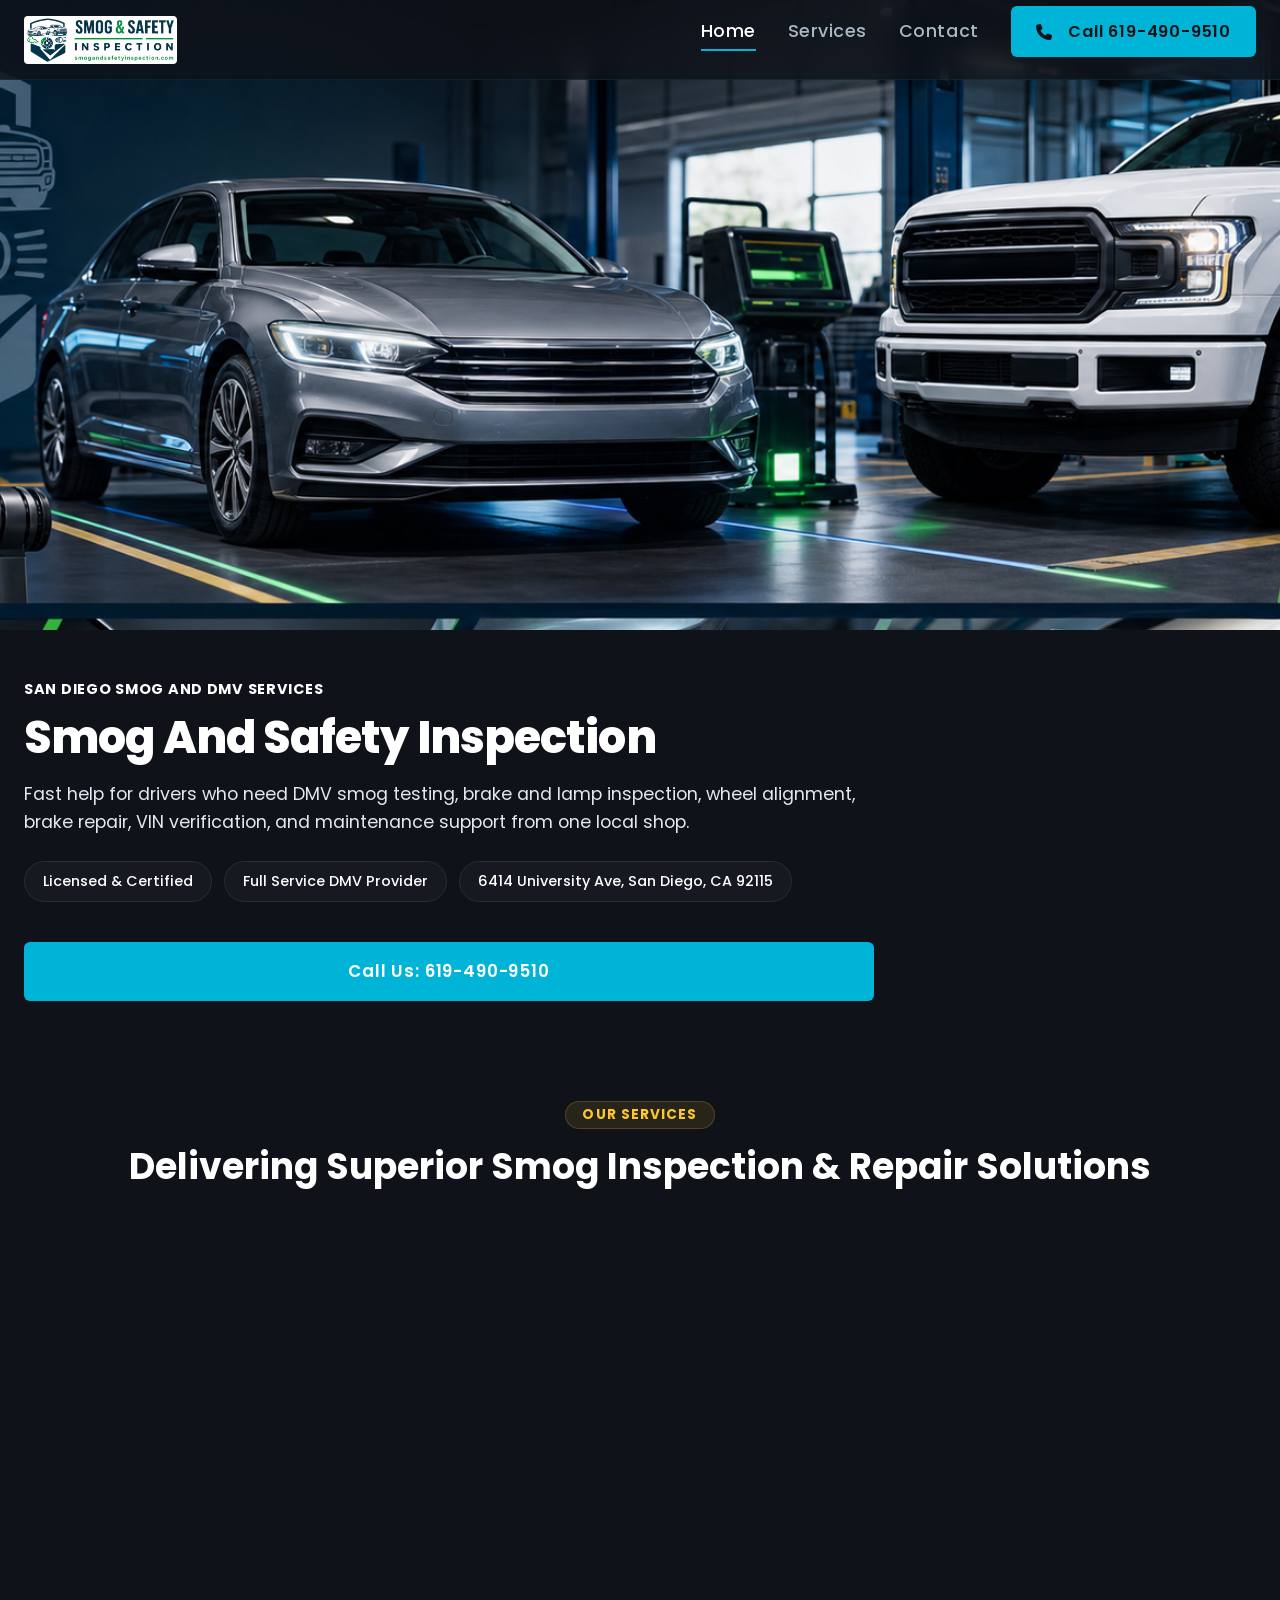
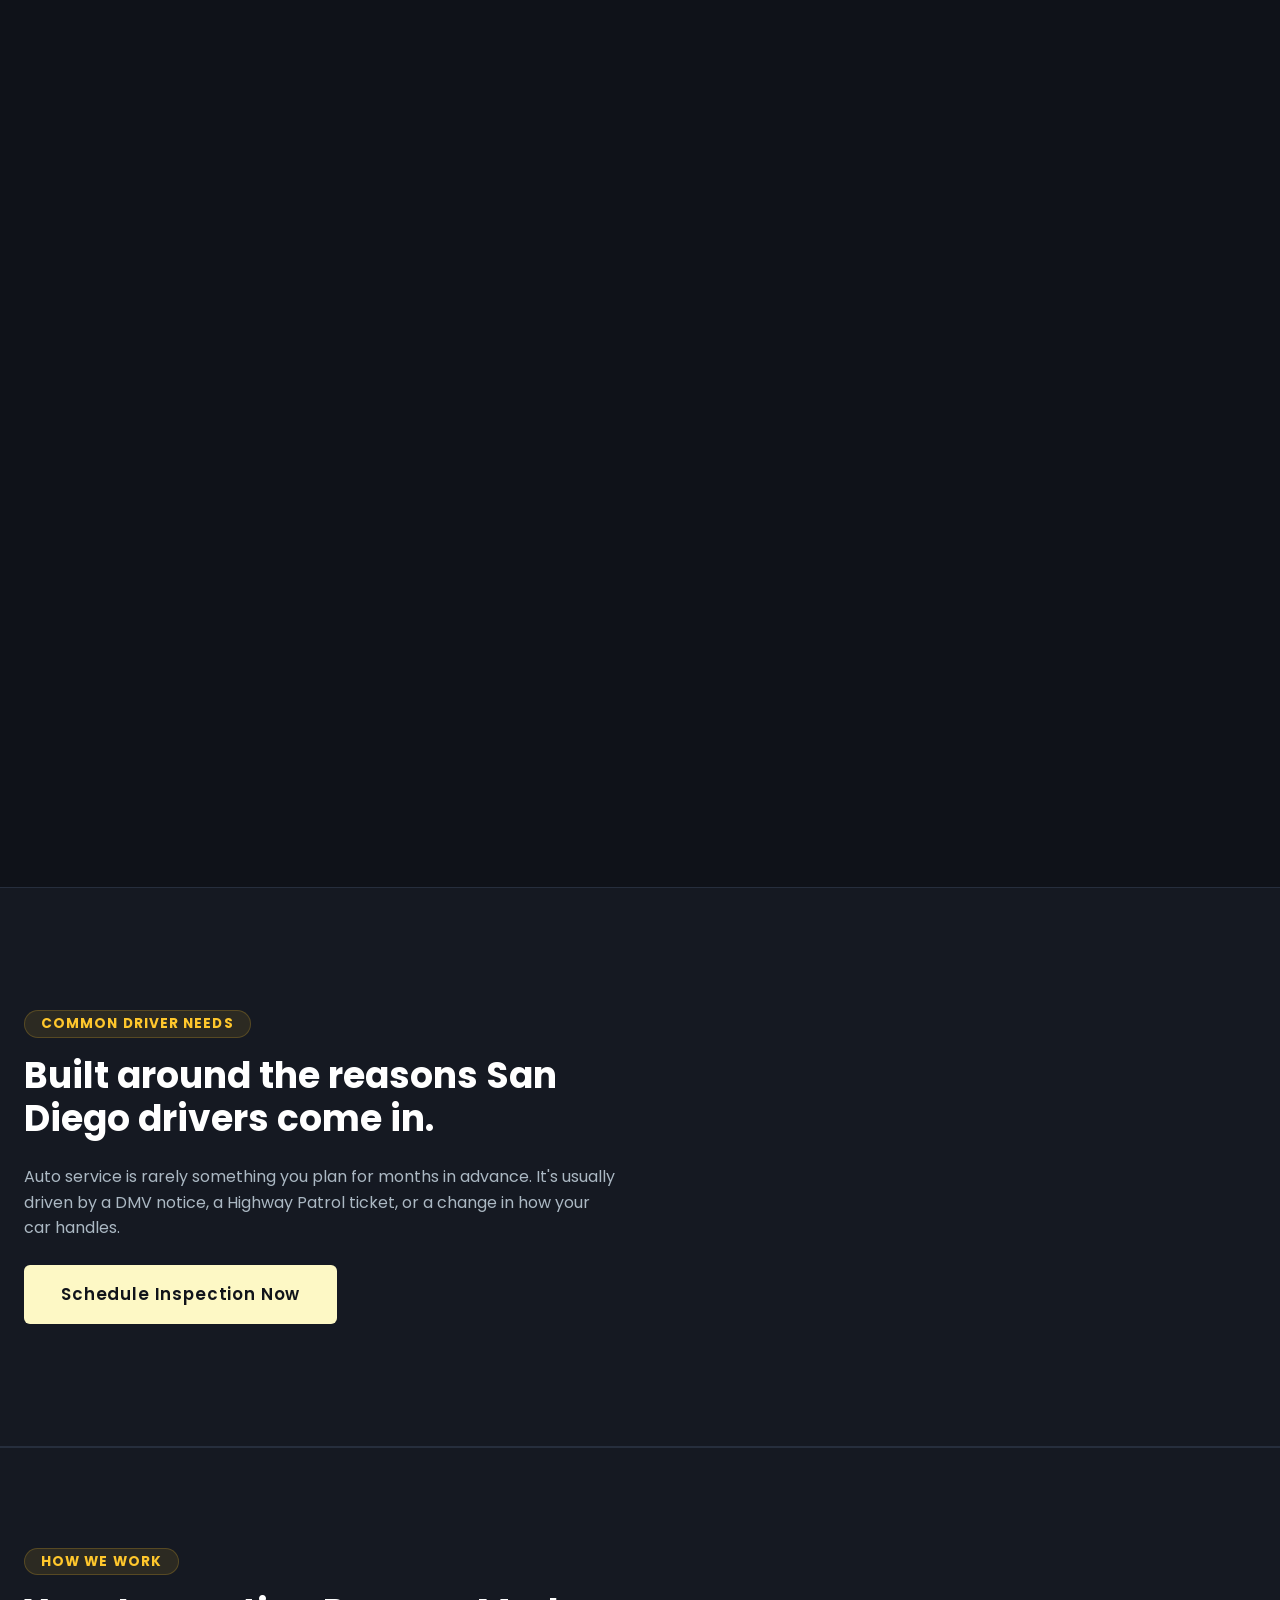
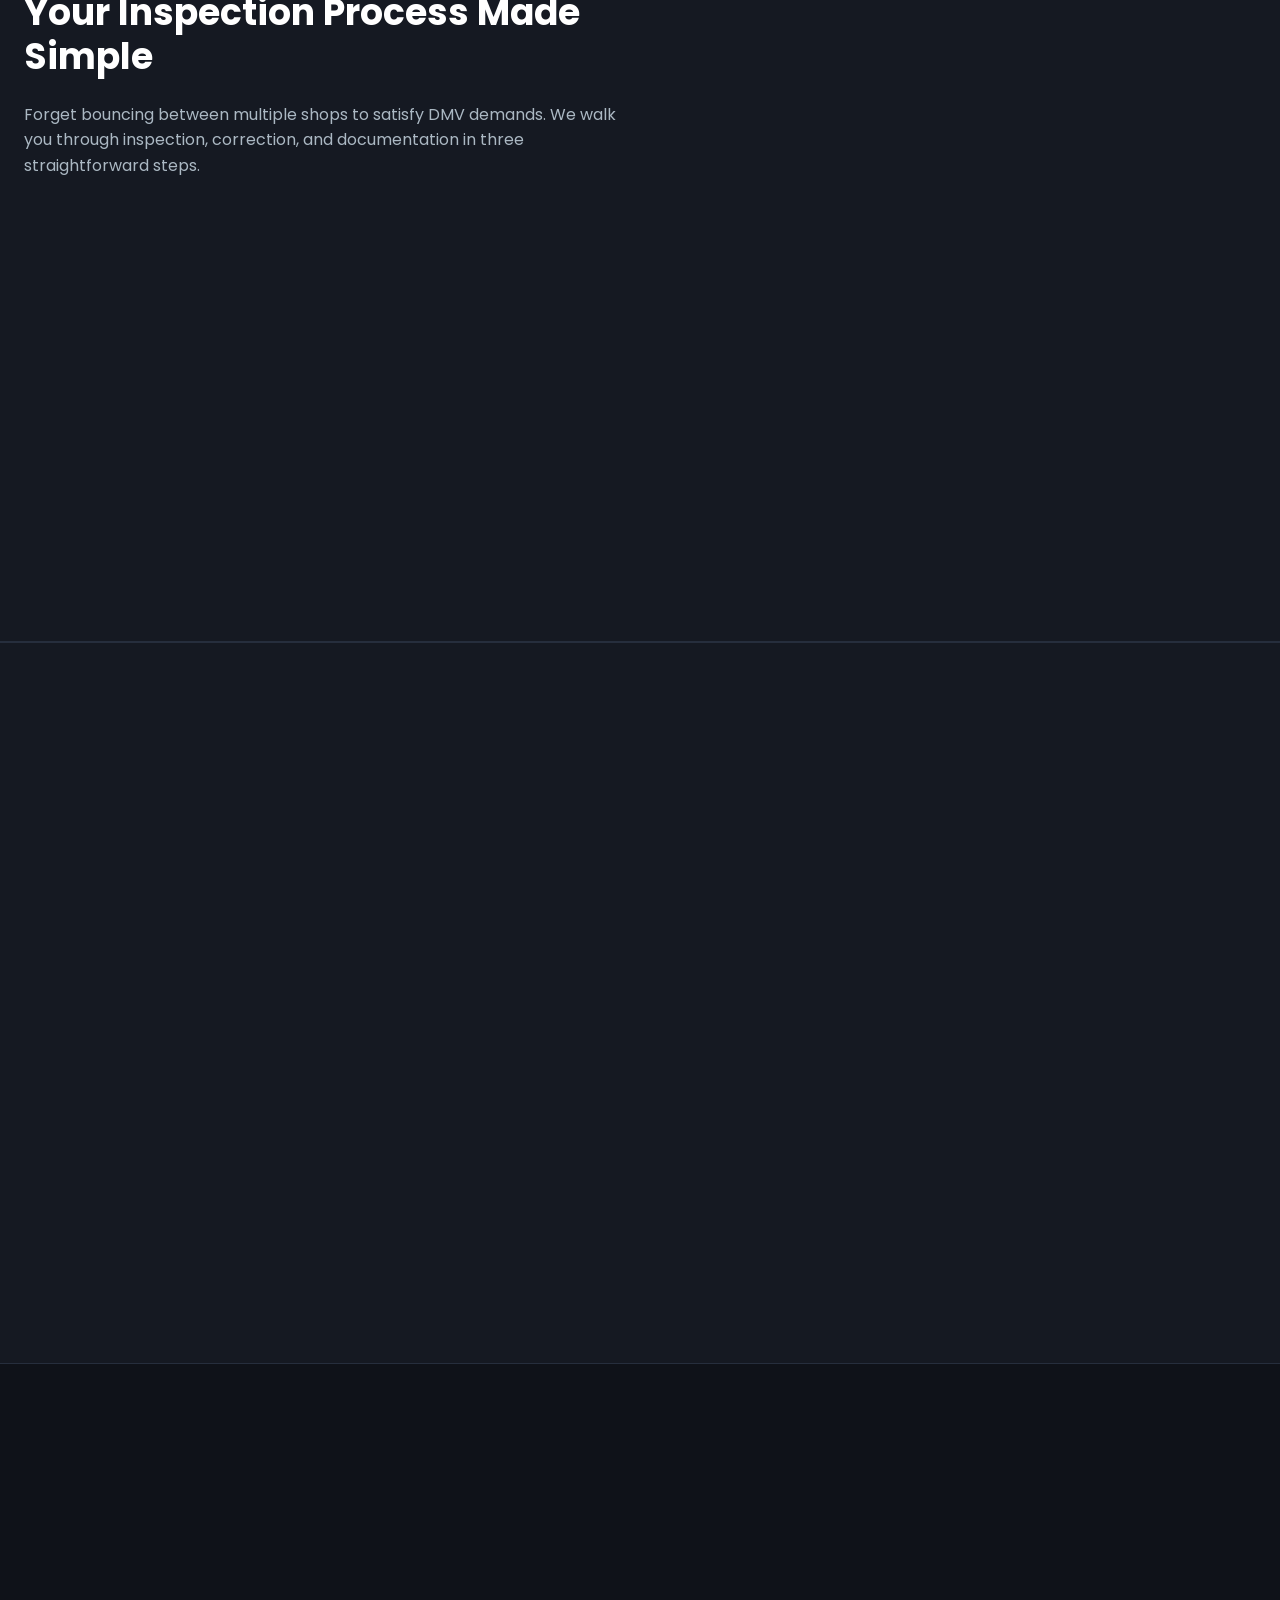
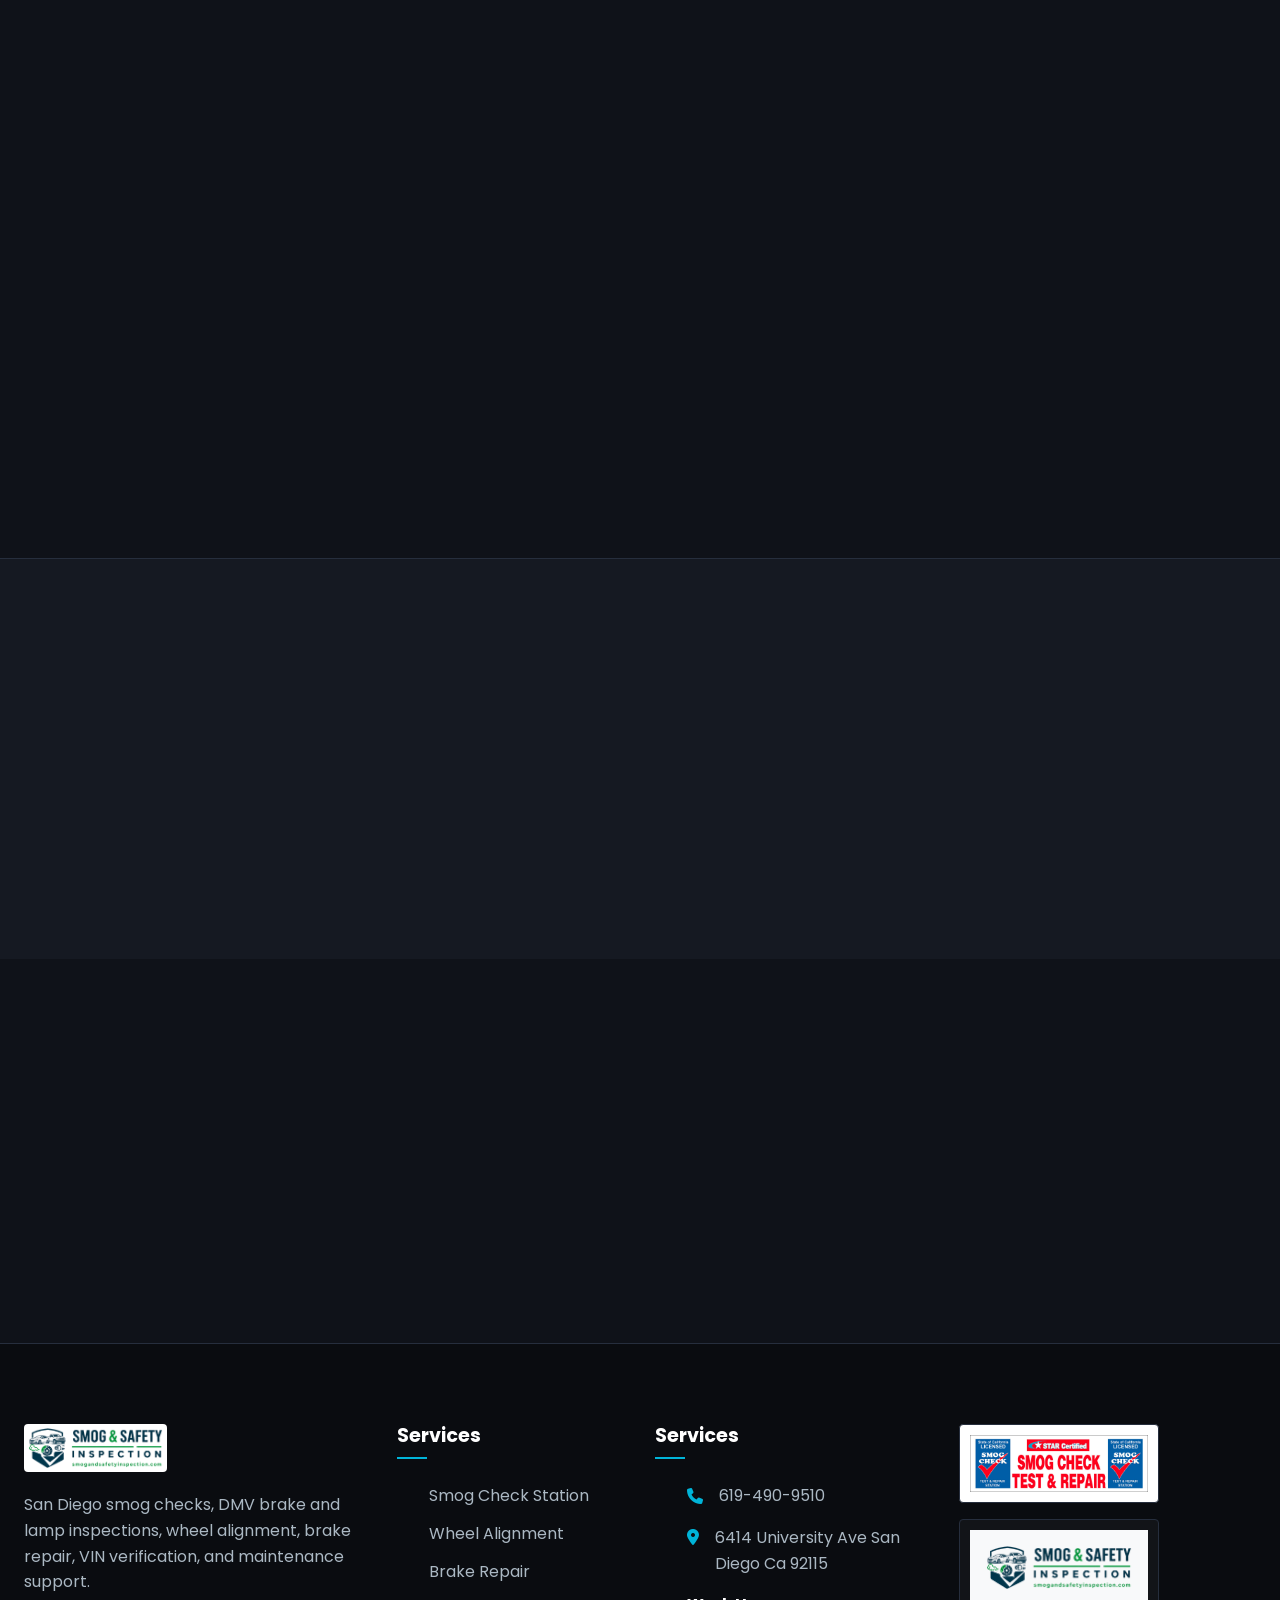
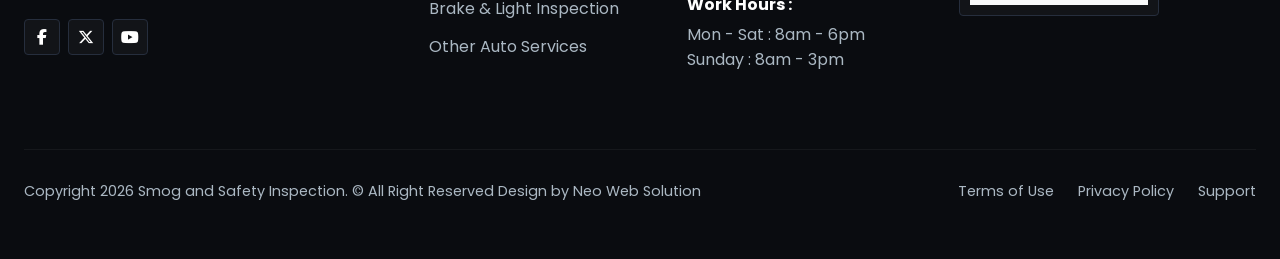
<file: index.html>
<!DOCTYPE html>
<html lang="en">

<head>
  <meta charset="UTF-8">
  <meta name="viewport" content="width=device-width, initial-scale=1.0">
  <title>San Diego STAR Smog Check &amp; Brake &amp; Lamp Inspection | Smog And Safety Inspection</title>
  <meta name="description"
    content="Certified STAR smog checks, DMV brake and lamp inspections, wheel alignment, and auto repairs in San Diego, CA. Quality service done quickly and right.">
  <link href="https://cdn.jsdelivr.net/npm/bootstrap@5.3.3/dist/css/bootstrap.min.css" rel="stylesheet"
    integrity="sha384-QWTKZyjpPEjISv5WaRU9OFeRpok6YctnYmDr5pNlyT2bRjXh0JMhjY6hW+ALEwIH" crossorigin="anonymous">
  <link href="https://unpkg.com/aos@2.3.1/dist/aos.css" rel="stylesheet">
  <link href="https://cdnjs.cloudflare.com/ajax/libs/font-awesome/6.6.0/css/all.min.css" rel="stylesheet">
  <link rel="stylesheet" href="assets/css/index.css?v=1.2">
  <style>
    .hero-stacked {
      background-image: url(assets/images/hero_all.png);
      background-attachment: fixed;
      background-position: center;
      background-repeat: no-repeat;
      background-size: cover;
      position: relative;
      height: 70vh;
    }
  </style>
</head>

<body>

  <!-- Sticky Header Navigation -->
  <header>
    <div class="container nav-container">
      <a href="home.html" class="logo" id="logo-link">
        <img src="assets/images/logo.png" alt="Smog &amp; Safety Inspection" class="header-logo-img">
      </a>

      <button class="menu-toggle" aria-label="Toggle Menu" aria-expanded="false" id="menu-btn">
        <i class="fa-solid fa-bars burger-icon"></i>
        <i class="fa-solid fa-xmark close-icon d-none-init"></i>
      </button>

      <ul class="nav-menu" id="menu-list">
        <li class="nav-item active"><a href="home.html">Home</a></li>
        <li class="nav-item nav-dropdown" id="dropdown-menu">
          <a href="#">Services</a>
          <ul class="nav-dropdown-menu">
            <li class="dropdown-item"><a href="smog-check-station.html">Smog Check Station</a></li>
            <li class="dropdown-item"><a href="brake-and-lamp-inspection.html">Brake &amp; Lamp Inspection</a></li>
            <li class="dropdown-item"><a href="wheel-alignment.html">Wheel Alignment</a></li>
            <li class="dropdown-item"><a href="brake-repair.html">Brake Repair</a></li>
            <li class="dropdown-item"><a href="other-auto-services.html">Other Auto Services</a></li>
          </ul>
        </li>
        <li class="nav-item "><a href="contact.html">Contact</a></li>
        <li class="nav-item-cta">
          <a href="tel:619-490-9510" class="cta-header-btn" id="phone-cta">
            <i class="fa-solid fa-phone me-2"></i>
            <span>Call 619-490-9510</span>
          </a>
        </li>
      </ul>
    </div>
  </header>

  <!-- Hero Section -->
  <section class="hero-stacked" id="home-hero">
  </section>

  <section class="container pt-5">
    <div class="hero-inner-content" data-aos="fade-up">
      <div class="hero-subtitle-text">
        San Diego smog and DMV services</div>
      <h1 class="hero-title-text">
        Smog And Safety Inspection</h1>
      <p class="hero-desc-text">
        Fast help for drivers who need DMV smog testing, brake and lamp inspection, wheel alignment, brake repair,
        VIN verification, and maintenance support from one local shop.
      </p>

      <div class="badge-pill-container" class="badge-pill-container d-flex flex-wrap gap-2 mb-4">
        <div class="badge-pill"
          class="badge-pill bg-white-opacity border-white-opacity text-white px-3 py-2 rounded fs-7">
          <span>Licensed &amp; Certified</span>
        </div>
        <div class="badge-pill"
          class="badge-pill bg-white-opacity border-white-opacity text-white px-3 py-2 rounded fs-7">
          <span>Full Service DMV Provider</span>
        </div>
        <div class="badge-pill"
          class="badge-pill bg-white-opacity border-white-opacity text-white px-3 py-2 rounded fs-7">
          <span>6414 University Ave, San Diego, CA 92115</span>
        </div>
      </div>

      <div class="btn-group" class="btn-group d-flex gap-3 mb-4">
        <a href="tel:619-490-9510" class="btn btn-primary" id="hero-call-btn"
          class="btn btn-primary fw-bold bg-accent-mint text-bg-dark">Call Us: 619-490-9510</a>
      </div>

    </div>
  </section>

  <!-- Services Section -->
  <section class="section-padding" id="services-section">
    <div class="container">
      <div class="section-title-wrap text-center">
        <span class="badge">Our Services</span>
        <h2>Delivering Superior Smog Inspection &amp; Repair Solutions</h2>
      </div>

      <div class="grid-3">
        <!-- Card 1: Smog Check -->
        <div class="card" data-aos="fade-up" data-aos-delay="0">
          <div class="card-icon u-style-115">
            <svg width="32" height="32" viewBox="0 0 24 24" fill="none" xmlns="http://www.w3.org/2000/svg">
              <path
                d="M19 3H5c-1.1 0-2 .9-2 2v14c0 1.1.9 2 2 2h14c1.1 0 2-.9 2-2V5c0-1.1-.9-2-2-2zm-2 10h-4v4h-2v-4H7v-2h4V7h2v4h4v2z"
                fill="currentColor" />
            </svg>
          </div>
          <h3>Smog Check Station</h3>
          <p>For drivers who need California smog testing, registration renewal support, and clear next steps if the
            inspection finds an issue.</p>
          <a href="smog-check-station.html" class="card-link" id="home-card-smog">
            <span>View service &gt;</span>
          </a>
        </div>

        <!-- Card 2: Wheel Alignment -->
        <div class="card" data-aos="fade-up" data-aos-delay="100">
          <div class="card-icon u-style-115">
            <svg width="32" height="32" viewBox="0 0 24 24" fill="none" xmlns="http://www.w3.org/2000/svg">
              <path
                d="M12 2C6.48 2 2 6.48 2 12s4.48 10 10 10 10-4.48 10-10S17.52 2 12 2zm1 17.93c-3.95-.49-7-3.85-7-7.93 0-.62.08-1.21.21-1.79L9 15v1c0 1.1.9 2 2 2v1.93zm6.9-2.54c-.26-.81-1-1.39-1.9-1.39h-1v-3c0-.55-.45-1-1-1H8v-2h2c.55 0 1-.45 1-1V7h2c1.1 0 2-.9 2-2v-.41c2.93 1.19 5 4.06 5 7.41 0 2.08-.8 3.97-2.1 5.39z"
                fill="currentColor" />
            </svg>
          </div>
          <h3>Wheel Alignment</h3>
          <p>A symptom-led page for drivers who notice pulling, uneven tires, off-center steering, or handling changes
            after road impact.</p>
          <a href="wheel-alignment.html" class="card-link" id="home-card-alignment">
            <span>View service &gt;</span>
          </a>
        </div>

        <!-- Card 3: Brake & Lamp Inspection -->
        <div class="card" data-aos="fade-up" data-aos-delay="200">
          <div class="card-icon u-style-115">
            <svg width="32" height="32" viewBox="0 0 24 24" fill="none" xmlns="http://www.w3.org/2000/svg">
              <path
                d="M12 22c5.52 0 10-4.48 10-10S17.52 2 12 2 2 6.48 2 12s4.48 10 10 10zm1-17.93c3.95.49 7 3.85 7 7.93s-3.05 7.44-7 7.93V4.07z"
                fill="currentColor" />
            </svg>
          </div>
          <h3>Brake &amp; Lamp Inspection</h3>
          <p>Focused inspection support for revived salvage registration, lighting equipment checks, brake condition,
            and related repair paths.</p>
          <a href="brake-and-lamp-inspection.html" class="card-link" id="home-card-brake-lamp">
            <span>View service &gt;</span>
          </a>
        </div>

        <!-- Card 4: Brake Repair -->
        <div class="card" data-aos="fade-up" data-aos-delay="300">
          <div class="card-icon u-style-115">
            <svg width="32" height="32" viewBox="0 0 24 24" fill="none" xmlns="http://www.w3.org/2000/svg">
              <path
                d="M12 2C6.48 2 2 6.48 2 12s4.48 10 10 10 10-4.48 10-10S17.52 2 12 2zm0 18c-3.31 0-6-2.69-6-6s2.69-6 6-6 6 2.69 6 6-2.69 6-6 6z"
                fill="currentColor" />
            </svg>
          </div>
          <h3>Brake Repair</h3>
          <p>Safety-first repair page for brake noise, worn pads, rotor concerns, weak stopping, vibration, and
            DMV-related correction work.</p>
          <a href="brake-repair.html" class="card-link" id="home-card-brake-repair">
            <span>View service &gt;</span>
          </a>
        </div>

        <!-- Card 5: Other Auto Services -->
        <div class="card" data-aos="fade-up" data-aos-delay="400">
          <div class="card-icon u-style-115">
            <svg width="32" height="32" viewBox="0 0 24 24" fill="none" xmlns="http://www.w3.org/2000/svg">
              <path
                d="M22.7 19l-9.1-9.1c.9-2.3.4-5-1.5-6.9-2-2-5-2.4-7.4-1.3L9 6 6 9 1.6 4.3C.5 6.7.9 9.8 2.9 11.8c1.9 1.9 4.6 2.4 6.9 1.5l9.1 9.1c.4.4 1 .4 1.4 0l2.3-2.3c.5-.4.5-1.1.1-1.6z"
                fill="currentColor" />
            </svg>
          </div>
          <h3>Other Auto Services</h3>
          <p>Support for routine maintenance, VIN verification, repair needs discovered during inspection, and broader
            auto service requests.
          </p>
          <a href="other-auto-services.html" class="card-link" id="home-card-other-auto">
            <span>View service &gt;</span>
          </a>
        </div>
        <!-- Card 6: Clean Truck Check -->
        <div class="card" data-aos="fade-up" data-aos-delay="400">
          <div class="card-icon u-style-115">
            <svg width="32" height="32" viewBox="0 0 24 24" fill="none" xmlns="http://www.w3.org/2000/svg">
              <path
                d="M22.7 19l-9.1-9.1c.9-2.3.4-5-1.5-6.9-2-2-5-2.4-7.4-1.3L9 6 6 9 1.6 4.3C.5 6.7.9 9.8 2.9 11.8c1.9 1.9 4.6 2.4 6.9 1.5l9.1 9.1c.4.4 1 .4 1.4 0l2.3-2.3c.5-.4.5-1.1.1-1.6z"
                fill="currentColor" />
            </svg>
          </div>
          <h3>Clean Truck Check</h3>
          <p>Navigating California’s emissions regulations can feel overwhelming. Our experienced team ensures your
            heavy-duty vehicle meets all current Clean Truck Check requirements.
          </p>
          <a href="other-auto-services.html" class="card-link" id="home-card-other-auto">
            <span>View service &gt;</span>
          </a>
        </div>
      </div>
    </div>
  </section>

  <!-- Quick Info Row -->
  <section class="container stats-container mb-5">
    <div class="text-center" data-aos="fade-up" data-aos-delay="100">
      <img src="assets/images/california_license.png" alt="State of California Smog Check License Badge" class="img-fluid">
    </div>
  </section>

  <!-- Common Driver Checklist -->
  <section class="section-padding u-style-116">
    <div class="container grid-2">
      <div>
        <span class="badge">Common driver needs</span>
        <h2>Built around the reasons San Diego drivers come in.</h2>
        <p class="mb-4">
          Auto service is rarely something you plan for months in advance. It's usually driven by a DMV notice, a
          Highway Patrol ticket, or a change in how your car handles.
        </p>
        <a href="contact.html" class="btn btn-orange u-style-117" id="checklist-cta">Schedule Inspection Now</a>
      </div>
      <div>
        <div class="checklist-grid">
          <div class="checklist-item-box" data-aos="fade-left" data-aos-delay="50">
            <i class="fa-solid fa-circle-check text-primary-blue fs-5 flex-shrink-0 mt-1"></i>
            <span>Revived salvage title check</span>
          </div>
          <div class="checklist-item-box" data-aos="fade-left" data-aos-delay="100">
            <i class="fa-solid fa-circle-check text-primary-blue fs-5 flex-shrink-0 mt-1"></i>
            <span>DMV smog check certificate</span>
          </div>
          <div class="checklist-item-box" data-aos="fade-left" data-aos-delay="150">
            <i class="fa-solid fa-circle-check text-primary-blue fs-5 flex-shrink-0 mt-1"></i>
            <span>DMV brake &amp; light compliance</span>
          </div>
          <div class="checklist-item-box" data-aos="fade-left" data-aos-delay="200">
            <i class="fa-solid fa-circle-check text-primary-blue fs-5 flex-shrink-0 mt-1"></i>
            <span>CHP warning corrections</span>
          </div>
          <div class="checklist-item-box" data-aos="fade-left" data-aos-delay="250">
            <i class="fa-solid fa-circle-check text-primary-blue fs-5 flex-shrink-0 mt-1"></i>
            <span>30/60/90K maintenance</span>
          </div>
          <div class="checklist-item-box" data-aos="fade-left" data-aos-delay="300">
            <i class="fa-solid fa-circle-check text-primary-blue fs-5 flex-shrink-0 mt-1"></i>
            <span>Wheel alignment symptoms</span>
          </div>
        </div>
      </div>
    </div>
  </section>

  <!-- Process Timeline Section -->
  <section class="info-section section-padding" id="process-section">
    <div class="container grid-2">
      <div>
        <span class="badge">How We Work</span>
        <h2>Your Inspection Process Made Simple</h2>
        <p class="mb-4">
          Forget bouncing between multiple shops to satisfy DMV demands. We walk you through inspection, correction, and
          documentation in three straightforward steps.
        </p>
        <ul class="feature-list">
          <li data-aos="fade-up" data-aos-delay="100">
            <i class="fa-solid fa-circle-check text-primary-blue fs-5 flex-shrink-0 mt-1"></i>
            <div>
              <strong>1. Bring Vehicle &amp; Paperwork</strong>
              <p>Drive in with your DMV letters, CHP registration warnings, or current failed certificates.</p>
            </div>
          </li>
          <li data-aos="fade-up" data-aos-delay="200">
            <i class="fa-solid fa-circle-check text-primary-blue fs-5 flex-shrink-0 mt-1"></i>
            <div>
              <strong>2. Certified Diagnostic &amp; Test</strong>
              <p>Our certified technicians execute visual, functional, and tailpipe checks immediately.</p>
            </div>
          </li>
          <li data-aos="fade-up" data-aos-delay="300">
            <i class="fa-solid fa-circle-check text-primary-blue fs-5 flex-shrink-0 mt-1"></i>
            <div>
              <strong>3. Direct DMV Update</strong>
              <p>We transmit smog data directly to the DMV system, providing you with certificates for smooth
                completion.</p>
            </div>
          </li>
        </ul>
      </div>

      <div class="info-panel" data-aos="fade-left">
        <h3>Operational Hours</h3>
        <ul class="hours-list">
          <li>
            <span class="hours-day">Monday - Saturday</span>
            <span class="hours-time">8:00 AM - 6:00 PM</span>
          </li>
          <li>
            <span class="hours-day">Sunday</span>
            <span class="hours-time">8:00 AM - 3:00 PM</span>
          </li>
        </ul>
        <div class="mt-4">
          <a href="tel:619-490-9510" class="btn btn-orange w-100" id="hours-call-cta">Call Us Direct to
            Confirm Queue</a>
        </div>
      </div>
    </div>
  </section>

  <!-- Who We Are Section -->
  <section class="section-padding info-section">
    <div class="container">
      <div class="row align-items-center g-5">

        <!-- Left Column: Content -->
        <div class="col-lg-7" data-aos="fade-right">
          <span class="badge">Who We Are</span>
          <h2 class="mt-2 mb-3">Smog &amp; Repair Services You Can Rely On</h2>
          <p>
            Introducing Smog And Safety Inspection, your trusted choice in San Diego County. For over 12 years, we've
            been serving San Diego, CA, renowned for our swift and efficient smog testing services. With a sole focus on
            smog testing, we offer short wait times, no appointments necessary (though available upon request), and an
            enticing deal: $46.75 Smog Coupon Pass or a free retest for 2000 and newer vehicles within 30 days of the
            initial test, with an additional $8.25 certificate fee. For 1999 and older vehicles, add $10. This exclusive
            offer, not combinable with other coupons, requires coupon presentation. We cover all your smog testing
            needs, including DMV Smog Inspection and Diesel Smog Check. Trust us for your smog testing needs in San
            Diego County.
          </p>
          <div class="d-flex flex-wrap gap-3 mt-4">
            <div class="footer-badge-cali">
              <div class="star-badge-cali-title">State of California</div>
              <div class="star-badge-cali-subtitle">Licensed</div>
              <div class="star-badge-cali-bold">SMOG CHECK</div>
              <div class="star-badge-cali-footer">TEST &amp; REPAIR STATION</div>
            </div>
          </div>
        </div>

        <!-- Right Column: Image -->
        <div class="col-lg-5" data-aos="fade-left">
          <img src="assets/images/smog-check-station-1.jpg" alt="Smog and Safety Inspection Technicians"
            class="img-fluid rounded shadow-lg">
        </div>

      </div>
    </div>
  </section>

  <!-- Accordion FAQ Section -->
  <section class="section-padding" id="faq-section">
    <div class="container grid-2 u-style-119" data-aos="fade-up">
      <div>
        <span class="badge">Common questions</span>
        <h2>Learn More About Safety Inspections</h2>
        <p class="u-style-120">
          Have questions about your upcoming California DMV inspection? Check our answers below or give our technicians
          a direct call.
        </p>
        <a href="tel:619-490-9510" class="btn btn-orange u-style-117" id="faq-call-cta">Speak With a Technician</a>
      </div>
      <div>
        <div class="accordion" data-aos="fade-left">
          <!-- Item 1 -->
          <div class="accordion-item">
            <div class="accordion-header">
              <h4>Who needs a smog inspection in California?</h4>
              <div class="accordion-icon">&#9662;</div>
            </div>
            <div class="accordion-content">
              <p>Most California vehicles need a smog inspection during registration renewal or when entering the state.
                Some newer models and special vehicle classes may be exempt.</p>
            </div>
          </div>
          <!-- Item 2 -->
          <div class="accordion-item">
            <div class="accordion-header">
              <h4>When is a brake and lamp inspection needed?</h4>
              <div class="accordion-icon">&#9662;</div>
            </div>
            <div class="accordion-content">
              <p>Brake and lamp inspections are commonly needed for revived salvage title work and may also come up
                during DMV or CHP follow-up situations.</p>
            </div>
          </div>
          <!-- Item 3 -->
          <div class="accordion-item">
            <div class="accordion-header">
              <h4>What are common signs of wheel alignment problems?</h4>
              <div class="accordion-icon">&#9662;</div>
            </div>
            <div class="accordion-content">
              <p>Pulling to one side, uneven tire wear, an off-center steering wheel, and poor handling are common
                reasons to schedule an alignment check.</p>
            </div>
          </div>
          <!-- Item 4 -->
          <div class="accordion-item">
            <div class="accordion-header">
              <h4>What are signs a vehicle needs brake repair?</h4>
              <div class="accordion-icon">&#9662;</div>
            </div>
            <div class="accordion-content">
              <p>Squeaking, grinding, vibration, a soft brake pedal, longer stopping distance, or a brake warning light
                are all reasons to have the vehicle checked.</p>
            </div>
          </div>
          <!-- Item 5 -->
          <div class="accordion-item">
            <div class="accordion-header">
              <h4>Does the shop handle inspection-related repairs?</h4>
              <div class="accordion-icon">&#9662;</div>
            </div>
            <div class="accordion-content">
              <p>Yes. Smog and Safety Inspection presents a broad service mix that includes smog checks, brake and lamp
                inspections, brake repair, alignment, maintenance, VIN verification, and inspection support.</p>
            </div>
          </div>
          <!-- Item 6 -->
          <div class="accordion-item">
            <div class="accordion-header">
              <h4>What is the fastest way to book?</h4>
              <div class="accordion-icon">&#9662;</div>
            </div>
            <div class="accordion-content">
              <p>Call 619-490-9510 and describe whether you need smog, brake and lamp inspection, alignment, brake
                repair, VIN verification, or another service.</p>
            </div>
          </div>
        </div>
      </div>
    </div>
  </section>

  <!-- Map Frame -->
  <section class="map-section-wrapper">
    <div class="map-container map-container-iframe" data-aos="fade-up">
      <iframe
        src="https://www.google.com/maps/embed?pb=!1m18!1m12!1m3!1d3356.2427848695027!2d-117.0601614234731!3d32.75924297367807!2m3!1f0!2f0!3f0!3m2!1i1024!2i768!4f13.1!3m3!1m2!1s0x80d9513361e6878b%3A0xe6a8360d5bfa75b5!2s6414%20University%20Ave%2C%20San%20Diego%2C%20CA%2092115!5e0!3m2!1sen!2sus!4v1721025555555!5m2!1sen!2sus"
        allowfullscreen="" loading="lazy"></iframe>
    </div>
  </section>

  <!-- Next Step CTA -->
  <section class="next-step-cta" data-aos="zoom-in">
    <div class="container next-step-grid">
      <div class="next-step-content">
        <h5>Need the next step?</h5>
        <h2>Call the shop and explain what your DMV notice, vehicle, or dashboard warning is indicating.</h2>
        <p>Smog and Safety Inspection can help direct you to the right service, including smog testing, brake and lamp
          inspections, brake repair, wheel alignment, VIN verification, maintenance, and more.</p>
      </div>
      <div class="next-step-buttons">
        <a href="tel:619-490-9510" class="btn btn-black" id="cta-footer-call">Call 619-490-9510</a>
        <a href="https://maps.google.com/?q=6414+University+Ave,+San+Diego,+CA+92115" target="_blank"
          class="btn btn-white" id="cta-footer-directions">Get directions</a>
      </div>
    </div>
  </section>

  <!-- Footer -->
  <footer>
    <div class="container">
      <div class="footer-grid footer-grid-four-cols">
        <!-- Col 1 -->
        <div class="footer-col">
          <img src="assets/images/logo.png" alt="Smog &amp; Safety Inspection" class="footer-logo-img">
          <p class="footer-desc text-silver fs-6">
            San Diego smog checks, DMV brake and lamp inspections, wheel alignment, brake repair, VIN verification, and
            maintenance support.
          </p>
          <div class="d-flex gap-2 mt-3">
            <a href="#" class="footer-social-link">
              <i class="fa-brands fa-facebook-f"></i>
            </a>
            <a href="#" class="footer-social-link">
              <i class="fa-brands fa-x-twitter"></i>
            </a>
            <a href="#" class="footer-social-link">
              <i class="fa-brands fa-youtube"></i>
            </a>
          </div>
        </div>

        <!-- Col 2 -->
        <div class="footer-col">
          <h4>Services</h4>
          <ul class="footer-links">
            <li><a href="smog-check-station.html">Smog Check Station</a></li>
            <li><a href="wheel-alignment.html">Wheel Alignment</a></li>
            <li><a href="brake-repair.html">Brake Repair</a></li>
            <li><a href="brake-and-lamp-inspection.html">Brake &amp; Light Inspection</a></li>
            <li><a href="other-auto-services.html">Other Auto Services</a></li>
          </ul>
        </div>

        <!-- Col 3 -->
        <div class="footer-col">
          <h4>Services</h4>
          <ul class="footer-links pe-none">
            <li class="d-flex align-items-center gap-2 mb-3 text-silver">
              <i class="fa-solid fa-phone text-primary-blue me-2"></i>
              <span>619-490-9510</span>
            </li>
            <li class="d-flex align-items-start gap-2 mb-3 text-silver">
              <i class="fa-solid fa-location-dot text-primary-blue me-2 mt-1"></i>
              <span>6414 University Ave San Diego Ca 92115</span>
            </li>
            <li class="text-silver">
              <strong class="d-block text-white mb-1">Work Hours :</strong>
              <div class="fs-6">Mon - Sat : 8am - 6pm</div>
              <div class="fs-6">Sunday : 8am - 3pm</div>
            </li>
          </ul>
        </div>

        <!-- Col 4 -->
        <div class="footer-col d-flex flex-column gap-3 align-items-start">
          <!-- State of California Image-->
          <div class="footer-badge-cali">
            <img src="assets/images/california_license.png" alt="" class="img-fluid">
          </div>
          <!-- Logo -->
          <div class="footer-badge-logo">
            <span class="footer-badge-logo-text"><img src="assets/images/logo.png" alt=""
                class="img-fluid bg-light p-3"></span>
          </div>
        </div>
      </div>

      <div class="footer-bottom">
        <p>Copyright 2026 Smog and Safety Inspection. &copy; All Right Reserved Design by Neo Web Solution</p>
        <ul class="footer-legal-links">
          <li><a href="home.html">Terms of Use</a></li>
          <li><a href="home.html">Privacy Policy</a></li>
          <li><a href="home.html">Support</a></li>
        </ul>
      </div>
    </div>
  </footer>

  <script src="https://cdn.jsdelivr.net/npm/bootstrap@5.3.3/dist/js/bootstrap.bundle.min.js"
    integrity="sha384-YvpcrYf0tY3lHB60NNkmXc5s9fDVZLESaAA55NDzOxhy9GkcIdslK1eN7N6jIeHz"
    crossorigin="anonymous"></script>
  <script src="https://unpkg.com/aos@2.3.1/dist/aos.js"></script>
  <script src="assets/js/main.js"></script>
</body>

</html>
</file>
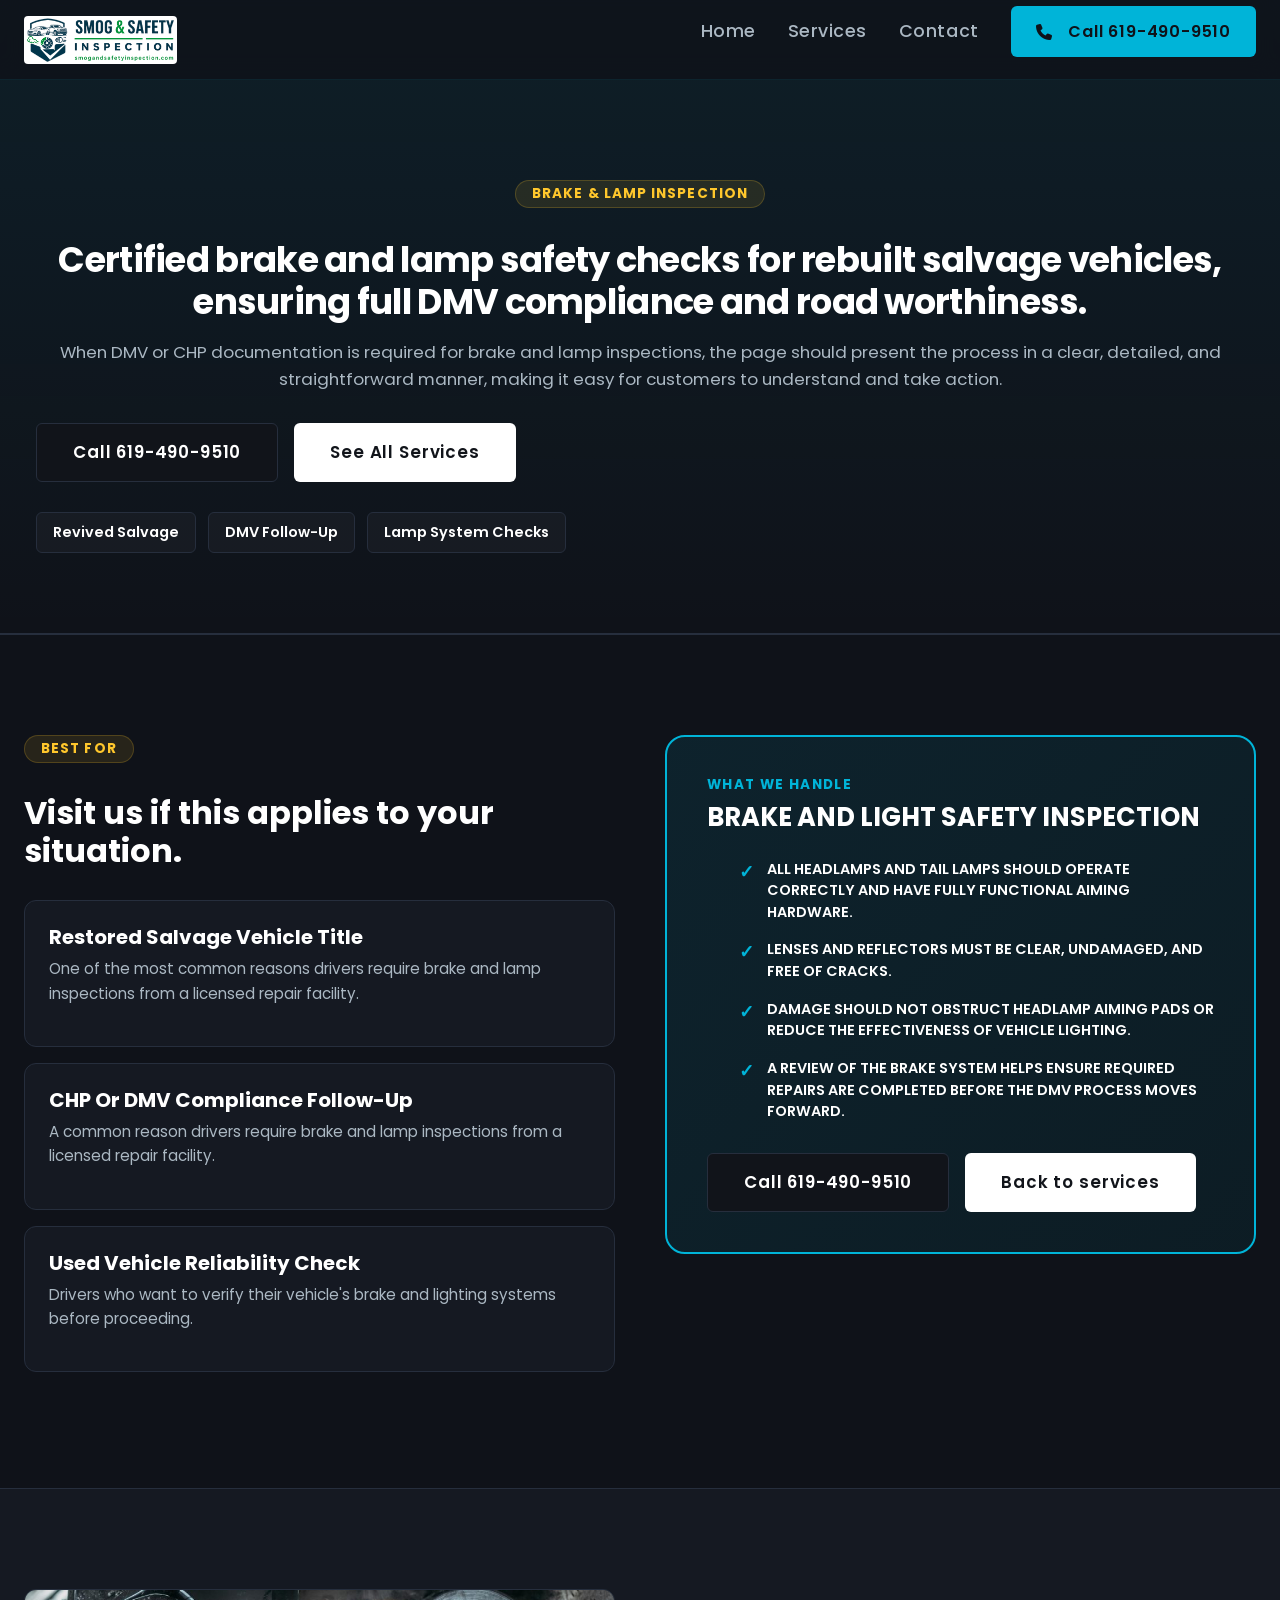
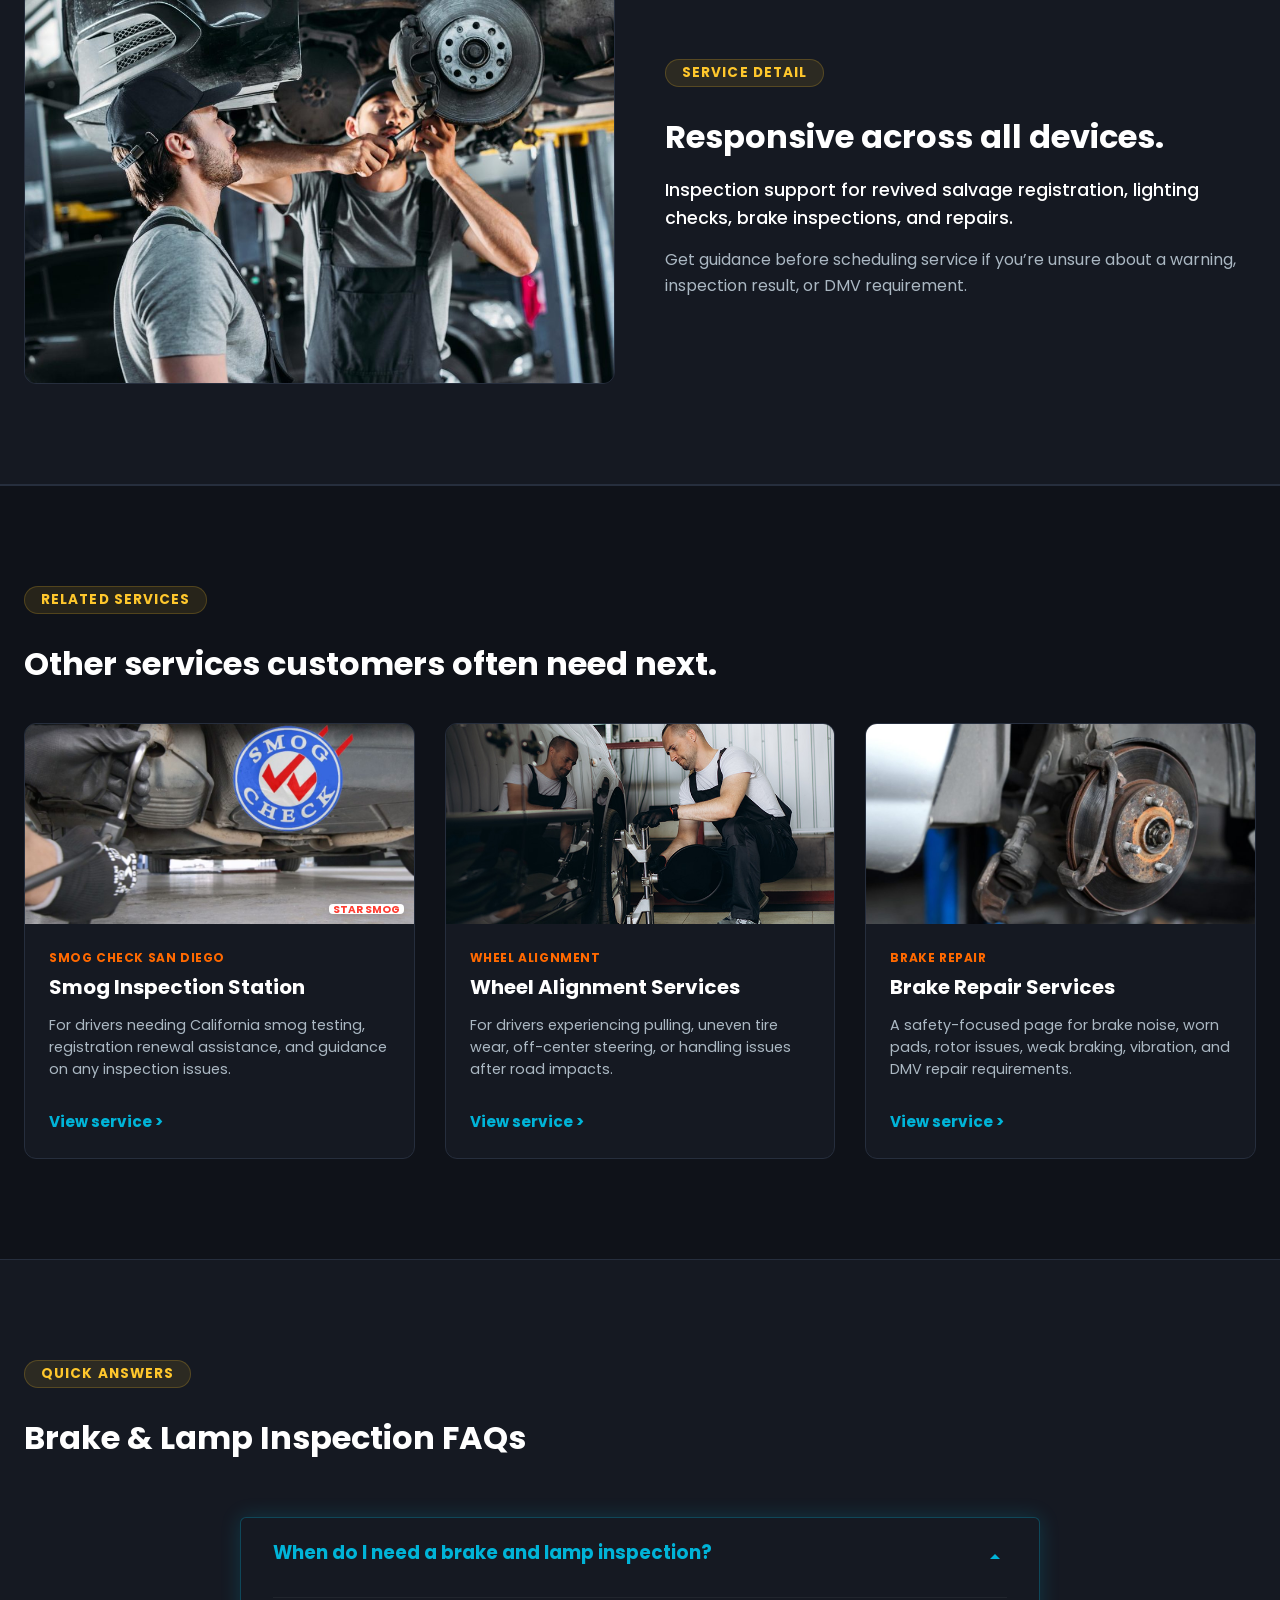
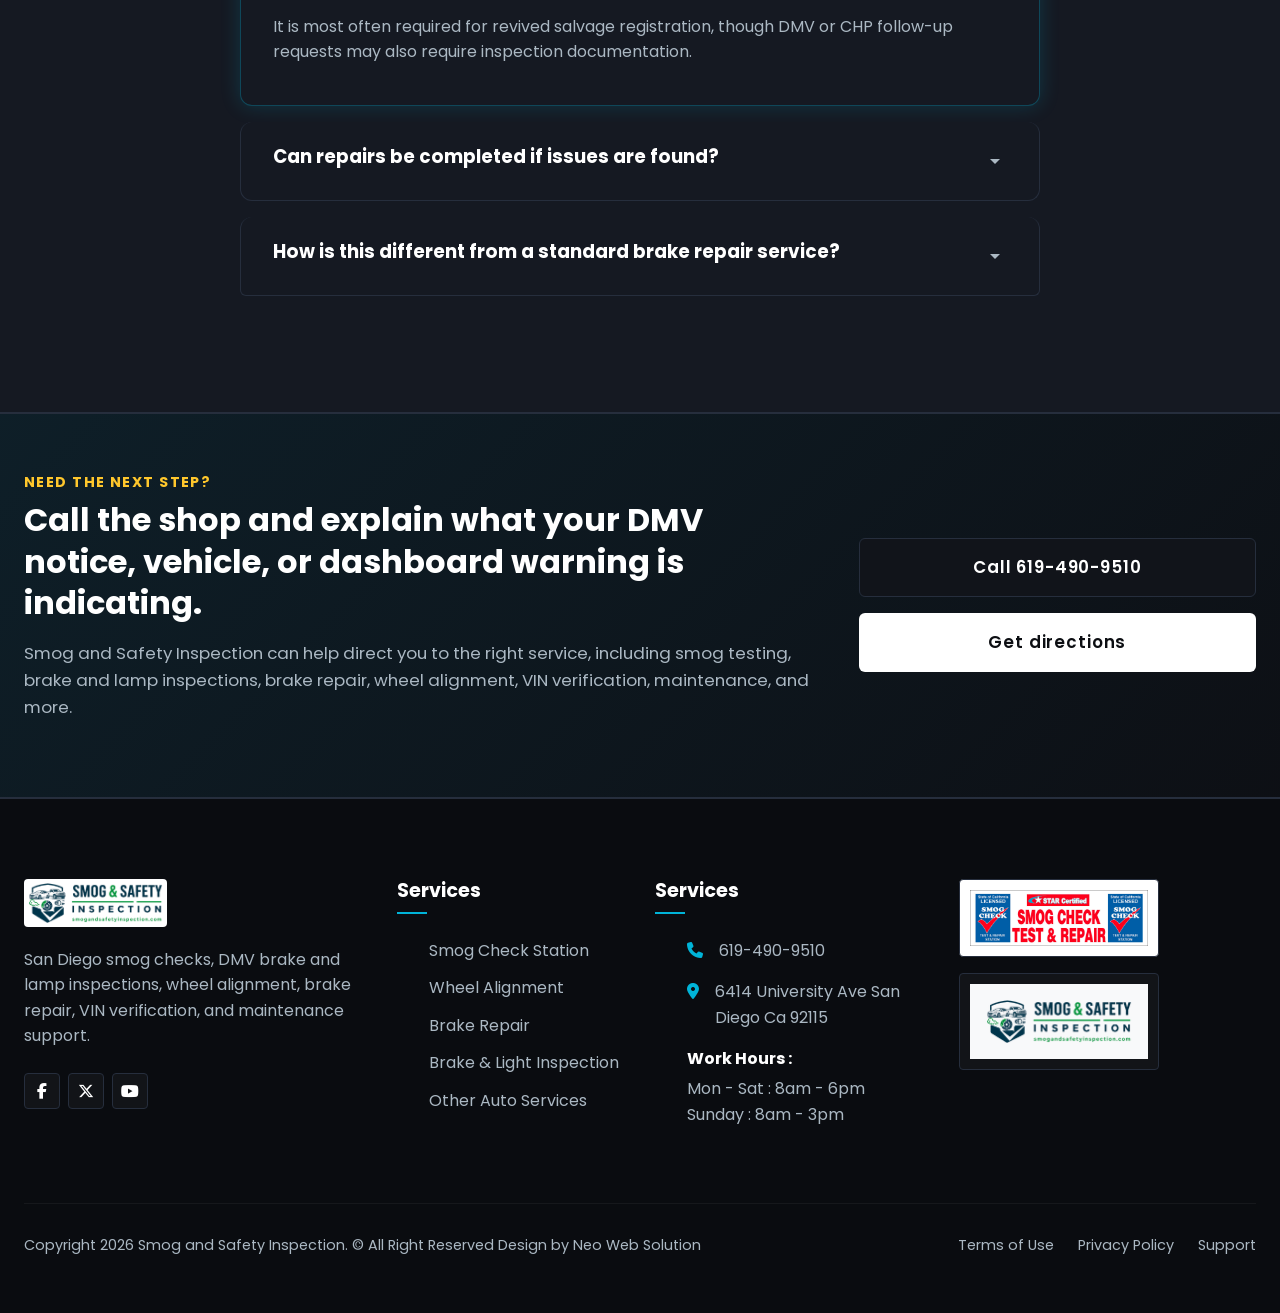
<file: brake-and-lamp-inspection.html>
<!DOCTYPE html>
<html lang="en">

<head>
  <meta charset="UTF-8">
  <meta name="viewport" content="width=device-width, initial-scale=1.0">
  <title>Brake &amp; Lamp Inspection San Diego | Smog and Safety Inspection</title>
  <meta name="description"
    content="Certified Brake and Lamp Safety Inspections in San Diego. Official inspections for revived salvage titles, DMV compliance, and CHP correction notices.">
  <link href="https://cdn.jsdelivr.net/npm/bootstrap@5.3.3/dist/css/bootstrap.min.css" rel="stylesheet"
    integrity="sha384-QWTKZyjpPEjISv5WaRU9OFeRpok6YctnYmDr5pNlyT2bRjXh0JMhjY6hW+ALEwIH" crossorigin="anonymous">
  <link href="https://unpkg.com/aos@2.3.1/dist/aos.css" rel="stylesheet">
  <link href="https://cdnjs.cloudflare.com/ajax/libs/font-awesome/6.6.0/css/all.min.css" rel="stylesheet">
  <link rel="stylesheet" href="assets/css/index.css?v=1.2">
  <link rel="shortcut icon" href="https://www.smogandsafetyinspection.com/wp-content/uploads/2023/09/fav-icon.png"
    type="image/png">
</head>

<body>

  <!-- Sticky Header Navigation -->
  <header>
    <div class="container nav-container">
      <a href="home.html" class="logo" id="logo-link">
        <img src="assets/images/logo.png" alt="Smog &amp; Safety Inspection" class="header-logo-img">
      </a>

      <button class="menu-toggle" aria-label="Toggle Menu" aria-expanded="false" id="menu-btn">
        <i class="fa-solid fa-bars burger-icon"></i>
        <i class="fa-solid fa-xmark close-icon d-none-init"></i>
      </button>

      <ul class="nav-menu" id="menu-list">
        <li class="nav-item "><a href="home.html">Home</a></li>
        <li class="nav-item nav-dropdown" id="dropdown-menu">
          <a href="#">Services</a>
          <ul class="nav-dropdown-menu">
            <li class="dropdown-item"><a href="smog-check-station.html">Smog Check Station</a></li>
            <li class="dropdown-item"><a href="brake-and-lamp-inspection.html">Brake &amp; Lamp Inspection</a></li>
            <li class="dropdown-item"><a href="wheel-alignment.html">Wheel Alignment</a></li>
            <li class="dropdown-item"><a href="brake-repair.html">Brake Repair</a></li>
            <li class="dropdown-item"><a href="other-auto-services.html">Other Auto Services</a></li>
          </ul>
        </li>
        <li class="nav-item "><a href="contact.html">Contact</a></li>
        <li class="nav-item-cta">
          <a href="tel:619-490-9510" class="cta-header-btn" id="phone-cta">
            <i class="fa-solid fa-phone me-2"></i>
            <span>Call 619-490-9510</span>
          </a>
        </li>
      </ul>
    </div>
  </header>

  <!-- Sub-page Hero Section-->
  <section class="page-hero" id="brake-lamp-hero">
    <div class="container row align-items-center gap-4 mx-auto">
      <div>
        <span class="badge text-uppercase">Brake &amp; Lamp Inspection</span>
        <h1 class="u-style-1">Certified brake and lamp safety checks for rebuilt salvage vehicles, ensuring full DMV
          compliance and road worthiness.</h1>
        <p class="u-style-2">
          When DMV or CHP documentation is required for brake and lamp inspections, the page should present the process
          in a clear, detailed, and straightforward manner, making it easy for customers to understand and take action.
        </p>
        <div class="u-style-3">
          <a href="tel:619-490-9510" class="btn btn-orange u-style-4" id="hero-btn-call">Call 619-490-9510</a>
          <a href="index.html#services" class="btn btn-secondary u-style-5" id="hero-btn-services">See All Services</a>
        </div>
        <div class="tag-group">
          <span class="tag-item">Revived Salvage</span>
          <span class="tag-item">DMV Follow-Up</span>
          <span class="tag-item">Lamp System Checks</span>
        </div>
      </div>

    </div>
  </section>

  <!-- Situation & What We Handle Section-->
  <section class="section-padding u-style-7">
    <div class="container grid-2 u-style-8">
      <div>
        <span class="badge text-uppercase">Best for</span>
        <h2 class="u-style-9">Visit us if this applies to your situation.</h2>

        <div class="situation-card">
          <h4>Restored Salvage Vehicle Title</h4>
          <p>One of the most common reasons drivers require brake and lamp inspections from a licensed repair facility.
          </p>
        </div>

        <div class="situation-card">
          <h4>CHP Or DMV Compliance Follow-Up</h4>
          <p>A common reason drivers require brake and lamp inspections from a licensed repair facility.</p>
        </div>

        <div class="situation-card">
          <h4>Used Vehicle Reliability Check</h4>
          <p>Drivers who want to verify their vehicle's brake and lighting systems before proceeding.</p>
        </div>
      </div>

      <div class="handle-box">
        <h5>What We Handle</h5>
        <h3>BRAKE AND LIGHT SAFETY INSPECTION</h3>
        <ul class="handle-list">
          <li>ALL HEADLAMPS AND TAIL LAMPS SHOULD OPERATE CORRECTLY AND HAVE FULLY FUNCTIONAL AIMING HARDWARE.</li>
          <li>LENSES AND REFLECTORS MUST BE CLEAR, UNDAMAGED, AND FREE OF CRACKS.</li>
          <li>DAMAGE SHOULD NOT OBSTRUCT HEADLAMP AIMING PADS OR REDUCE THE EFFECTIVENESS OF VEHICLE LIGHTING.</li>
          <li>A REVIEW OF THE BRAKE SYSTEM HELPS ENSURE REQUIRED REPAIRS ARE COMPLETED BEFORE THE DMV PROCESS MOVES
            FORWARD.</li>
        </ul>
        <div class="u-style-10">
          <a href="tel:619-490-9510" class="btn btn-orange u-style-4" id="handle-btn-call">Call 619-490-9510</a>
          <a href="index.html#services" class="btn btn-secondary u-style-5" id="handle-btn-back">Back to services</a>
        </div>
      </div>
    </div>
  </section>

  <!-- Service Detail / Device Responsive Section-->
  <section class="section-padding info-section u-style-7">
    <div class="container grid-2 u-style-11">
      <div>
        <img src="assets/images/brake-lamp-service.jpg" alt="Responsive across all devices" class="u-style-12">
      </div>
      <div>
        <span class="badge text-uppercase">Service detail</span>
        <h2 class="u-style-13">Responsive across all devices.</h2>
        <p class="u-style-14">
          Inspection support for revived salvage registration, lighting checks, brake inspections, and repairs.
        </p>
        <p class="u-style-15">
          Get guidance before scheduling service if you’re unsure about a warning, inspection result, or DMV
          requirement.
        </p>
      </div>
    </div>
  </section>

  <!-- Related Services Section -->
  <section class="section-padding u-style-7">
    <div class="container">
      <div class="section-title-wrap u-style-16">
        <span class="badge text-uppercase">Related services</span>
        <h2 class="u-style-17">Other services customers often need next.</h2>
      </div>

      <div class="grid-3 u-style-18">
        <!-- Card 1 -->
        <div class="card u-style-19">
          <div class="u-style-20">
            <img src="assets/images/smog-check-station-1.jpg" alt="Smog Inspection Station" class="u-style-21">
            <!-- California licensed badge icon-->
            <div class="u-style-22">
              <span class="u-style-23">STAR SMOG</span>
            </div>
          </div>
          <div class="u-style-24">
            <span class="u-style-25">SMOG CHECK SAN DIEGO</span>
            <h3 class="u-style-26">Smog Inspection Station</h3>
            <p class="u-style-27">
              For drivers needing California smog testing, registration renewal assistance, and guidance on any
              inspection issues.
            </p>
            <a href="smog-check-station.html" class="u-style-28">
              View service &gt;
            </a>
          </div>
        </div>

        <!-- Card 2 -->
        <div class="card u-style-19">
          <div class="u-style-20">
            <img src="assets/images/wheel-alignment.jpg" alt="Wheel Alignment Services" class="u-style-29">
          </div>
          <div class="u-style-24">
            <span class="u-style-25">WHEEL ALIGNMENT</span>
            <h3 class="u-style-26">Wheel Alignment Services</h3>
            <p class="u-style-27">
              For drivers experiencing pulling, uneven tire wear, off-center steering, or handling issues after road
              impacts.
            </p>
            <a href="wheel-alignment.html" class="u-style-28">
              View service &gt;
            </a>
          </div>
        </div>

        <!-- Card 3 -->
        <div class="card u-style-19">
          <div class="u-style-20">
            <img src="assets/images/brake-repair.jpg" alt="Brake Repair Services" class="u-style-21">
          </div>
          <div class="u-style-24">
            <span class="u-style-25">BRAKE REPAIR</span>
            <h3 class="u-style-26">Brake Repair Services</h3>
            <p class="u-style-27">
              A safety-focused page for brake noise, worn pads, rotor issues, weak braking, vibration, and DMV repair
              requirements.
            </p>
            <a href="brake-repair.html" class="u-style-28">
              View service &gt;
            </a>
          </div>
        </div>
      </div>
    </div>
  </section>

  <!-- Accordion FAQ Section -->
  <section class="section-padding info-section u-style-7" id="faqs-section">
    <div class="container">
      <div class="section-title-wrap">
        <span class="badge text-uppercase">Quick answers</span>
        <h2 class="u-style-17">Brake &amp; Lamp Inspection FAQs</h2>
      </div>

      <div class="accordion" class="mt-4">
        <div class="accordion-item active">
          <div class="accordion-header">
            <h4>When do I need a brake and lamp inspection?</h4>
            <svg class="accordion-icon" viewBox="0 0 24 24">
              <path d="M7 10l5 5 5-5z" />
            </svg>
          </div>
          <div class="accordion-content">
            <p>It is most often required for revived salvage registration, though DMV or CHP follow-up requests may also
              require inspection documentation.</p>
          </div>
        </div>

        <div class="accordion-item">
          <div class="accordion-header">
            <h4>Can repairs be completed if issues are found?</h4>
            <svg class="accordion-icon" viewBox="0 0 24 24">
              <path d="M7 10l5 5 5-5z" />
            </svg>
          </div>
          <div class="accordion-content">
            <p>Yes. If the inspection identifies brake or lighting issues, repair services can be provided before the
              vehicle proceeds to the next step.</p>
          </div>
        </div>

        <div class="accordion-item">
          <div class="accordion-header">
            <h4>How is this different from a standard brake repair service?</h4>
            <svg class="accordion-icon" viewBox="0 0 24 24">
              <path d="M7 10l5 5 5-5z" />
            </svg>
          </div>
          <div class="accordion-content">
            <p>Yes. A brake and lamp inspection is focused on certification and compliance requirements, while brake
              repair is intended to correct issues such as noise, vibration, or reduced stopping performance.</p>
          </div>
        </div>
      </div>
    </div>
  </section>

  <!-- Footer -->
  <!-- Next Step CTA-->
  <section class="next-step-cta">
    <div class="container next-step-grid">
      <div class="next-step-content">
        <h5>Need the next step?</h5>
        <h2>Call the shop and explain what your DMV notice, vehicle, or dashboard warning is indicating.</h2>
        <p>Smog and Safety Inspection can help direct you to the right service, including smog testing, brake and lamp
          inspections, brake repair, wheel alignment, VIN verification, maintenance, and more.</p>
      </div>
      <div class="next-step-buttons">
        <a href="tel:619-490-9510" class="btn btn-black" id="cta-footer-call">Call 619-490-9510</a>
        <a href="https://maps.google.com/?q=6414+University+Ave,+San+Diego,+CA+92115" target="_blank"
          class="btn btn-white" id="cta-footer-directions">Get directions</a>
      </div>
    </div>
  </section>

  <!-- Footer -->
  <footer>
    <div class="container">
      <div class="footer-grid footer-grid-four-cols">
        <!-- Col 1 -->
        <div class="footer-col">
          <img src="assets/images/logo.png" alt="Smog &amp; Safety Inspection" class="footer-logo-img">
          <p class="footer-desc text-silver fs-6">
            San Diego smog checks, DMV brake and lamp inspections, wheel alignment, brake repair, VIN verification, and
            maintenance support.
          </p>
          <div class="d-flex gap-2 mt-3">
            <a href="#" class="footer-social-link">
              <i class="fa-brands fa-facebook-f"></i>
            </a>
            <a href="#" class="footer-social-link">
              <i class="fa-brands fa-x-twitter"></i>
            </a>
            <a href="#" class="footer-social-link">
              <i class="fa-brands fa-youtube"></i>
            </a>
          </div>
        </div>

        <!-- Col 2 -->
        <div class="footer-col">
          <h4>Services</h4>
          <ul class="footer-links">
            <li><a href="smog-check-station.html">Smog Check Station</a></li>
            <li><a href="wheel-alignment.html">Wheel Alignment</a></li>
            <li><a href="brake-repair.html">Brake Repair</a></li>
            <li><a href="brake-and-lamp-inspection.html">Brake &amp; Light Inspection</a></li>
            <li><a href="other-auto-services.html">Other Auto Services</a></li>
          </ul>
        </div>

        <!-- Col 3 -->
        <div class="footer-col">
          <h4>Services</h4>
          <ul class="footer-links pe-none">
            <li class="d-flex align-items-center gap-2 mb-3 text-silver">
              <i class="fa-solid fa-phone text-primary-blue me-2"></i>
              <span>619-490-9510</span>
            </li>
            <li class="d-flex align-items-start gap-2 mb-3 text-silver">
              <i class="fa-solid fa-location-dot text-primary-blue me-2 mt-1"></i>
              <span>6414 University Ave San Diego Ca 92115</span>
            </li>
            <li class="text-silver">
              <strong class="d-block text-white mb-1">Work Hours :</strong>
              <div class="fs-6">Mon - Sat : 8am - 6pm</div>
              <div class="fs-6">Sunday : 8am - 3pm</div>
            </li>
          </ul>
        </div>

        <!-- Col 4 -->
        <div class="footer-col d-flex flex-column gap-3 align-items-start">
          <!-- State of California Image-->
          <div class="footer-badge-cali">
            <img src="assets/images/california_license.png" alt="" class="img-fluid">
          </div>
          <!-- Logo -->
          <div class="footer-badge-logo">
            <span class="footer-badge-logo-text"><img src="assets/images/logo.png" alt=""
                class="img-fluid bg-light p-3"></span>
          </div>
        </div>
      </div>

      <div class="footer-bottom">
        <p>Copyright 2026 Smog and Safety Inspection. &copy; All Right Reserved Design by Neo Web Solution</p>
        <ul class="footer-legal-links">
          <li><a href="home.html">Terms of Use</a></li>
          <li><a href="home.html">Privacy Policy</a></li>
          <li><a href="home.html">Support</a></li>
        </ul>
      </div>
    </div>
  </footer>

  <script src="https://cdn.jsdelivr.net/npm/bootstrap@5.3.3/dist/js/bootstrap.bundle.min.js"
    integrity="sha384-YvpcrYf0tY3lHB60NNkmXc5s9fDVZLESaAA55NDzOxhy9GkcIdslK1eN7N6jIeHz"
    crossorigin="anonymous"></script>
  <script src="https://unpkg.com/aos@2.3.1/dist/aos.js"></script>
  <script src="assets/js/main.js"></script>
</body>

</html>
</file>
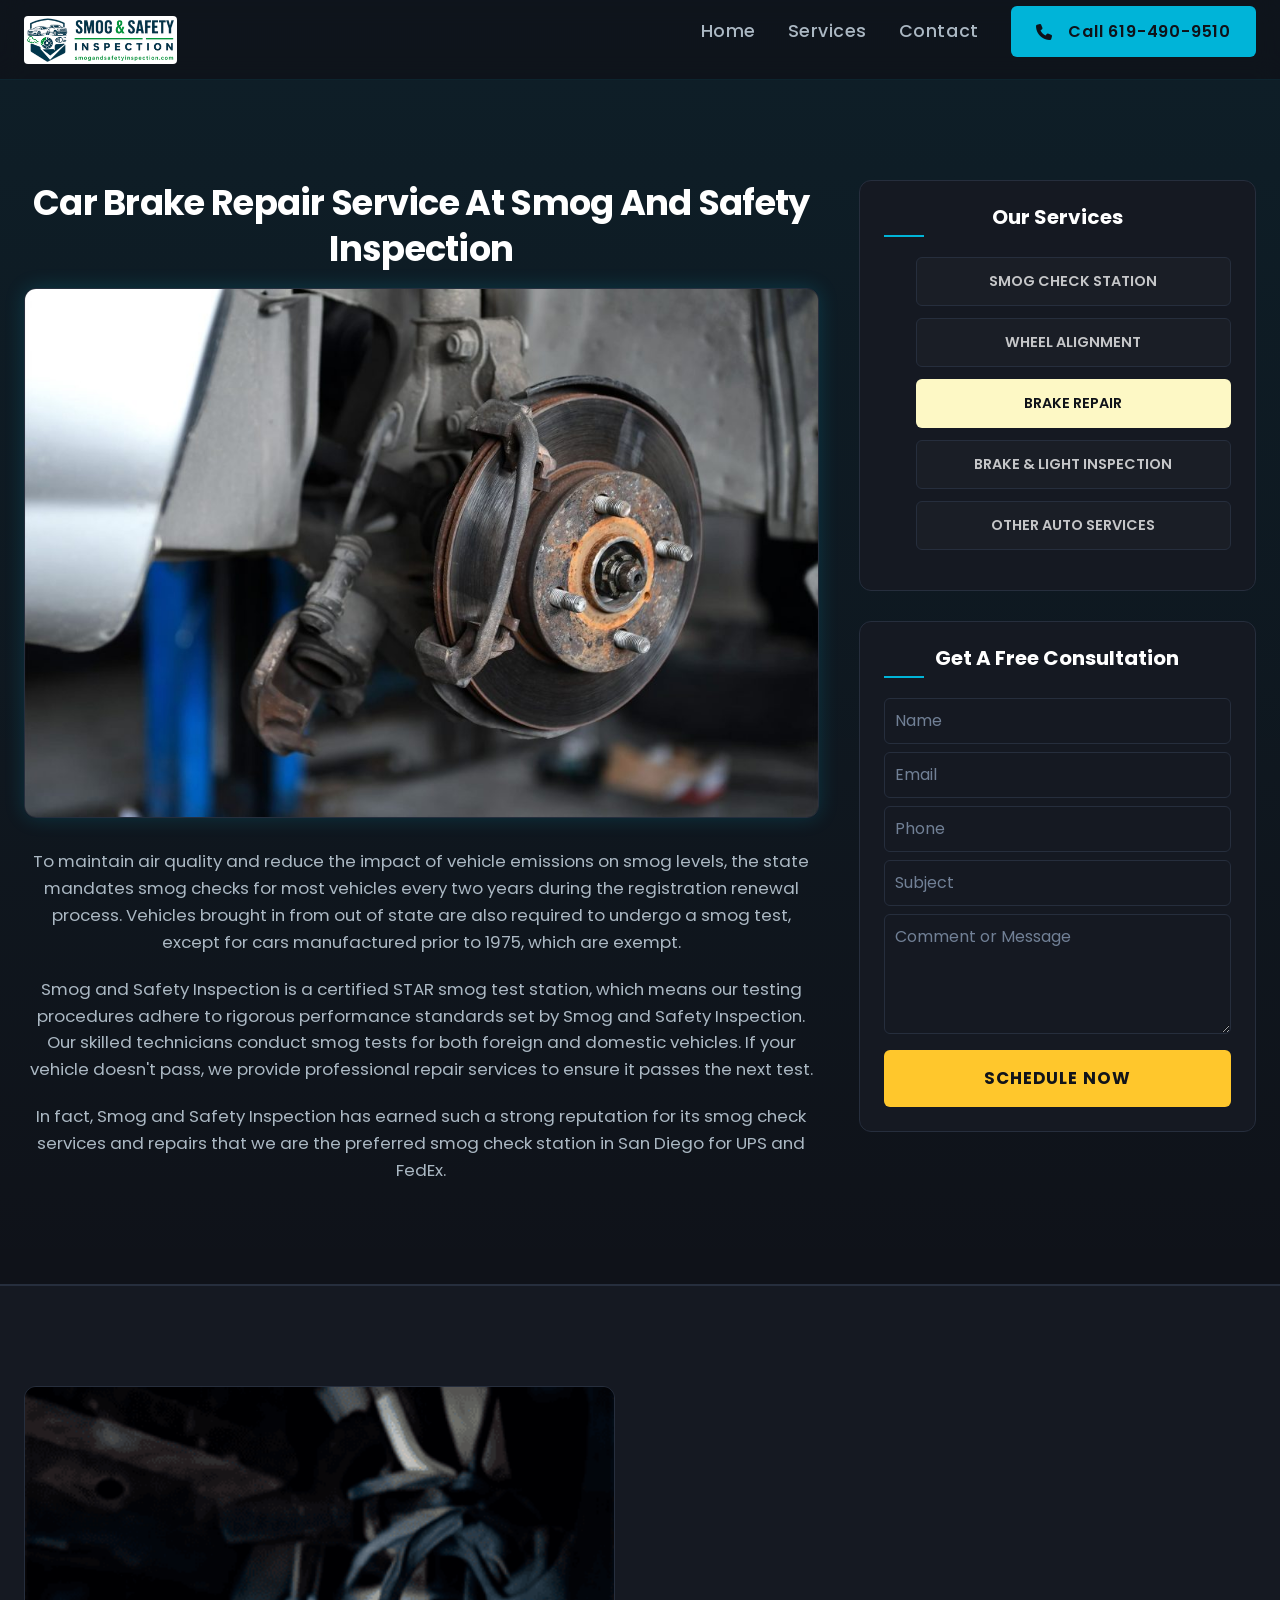
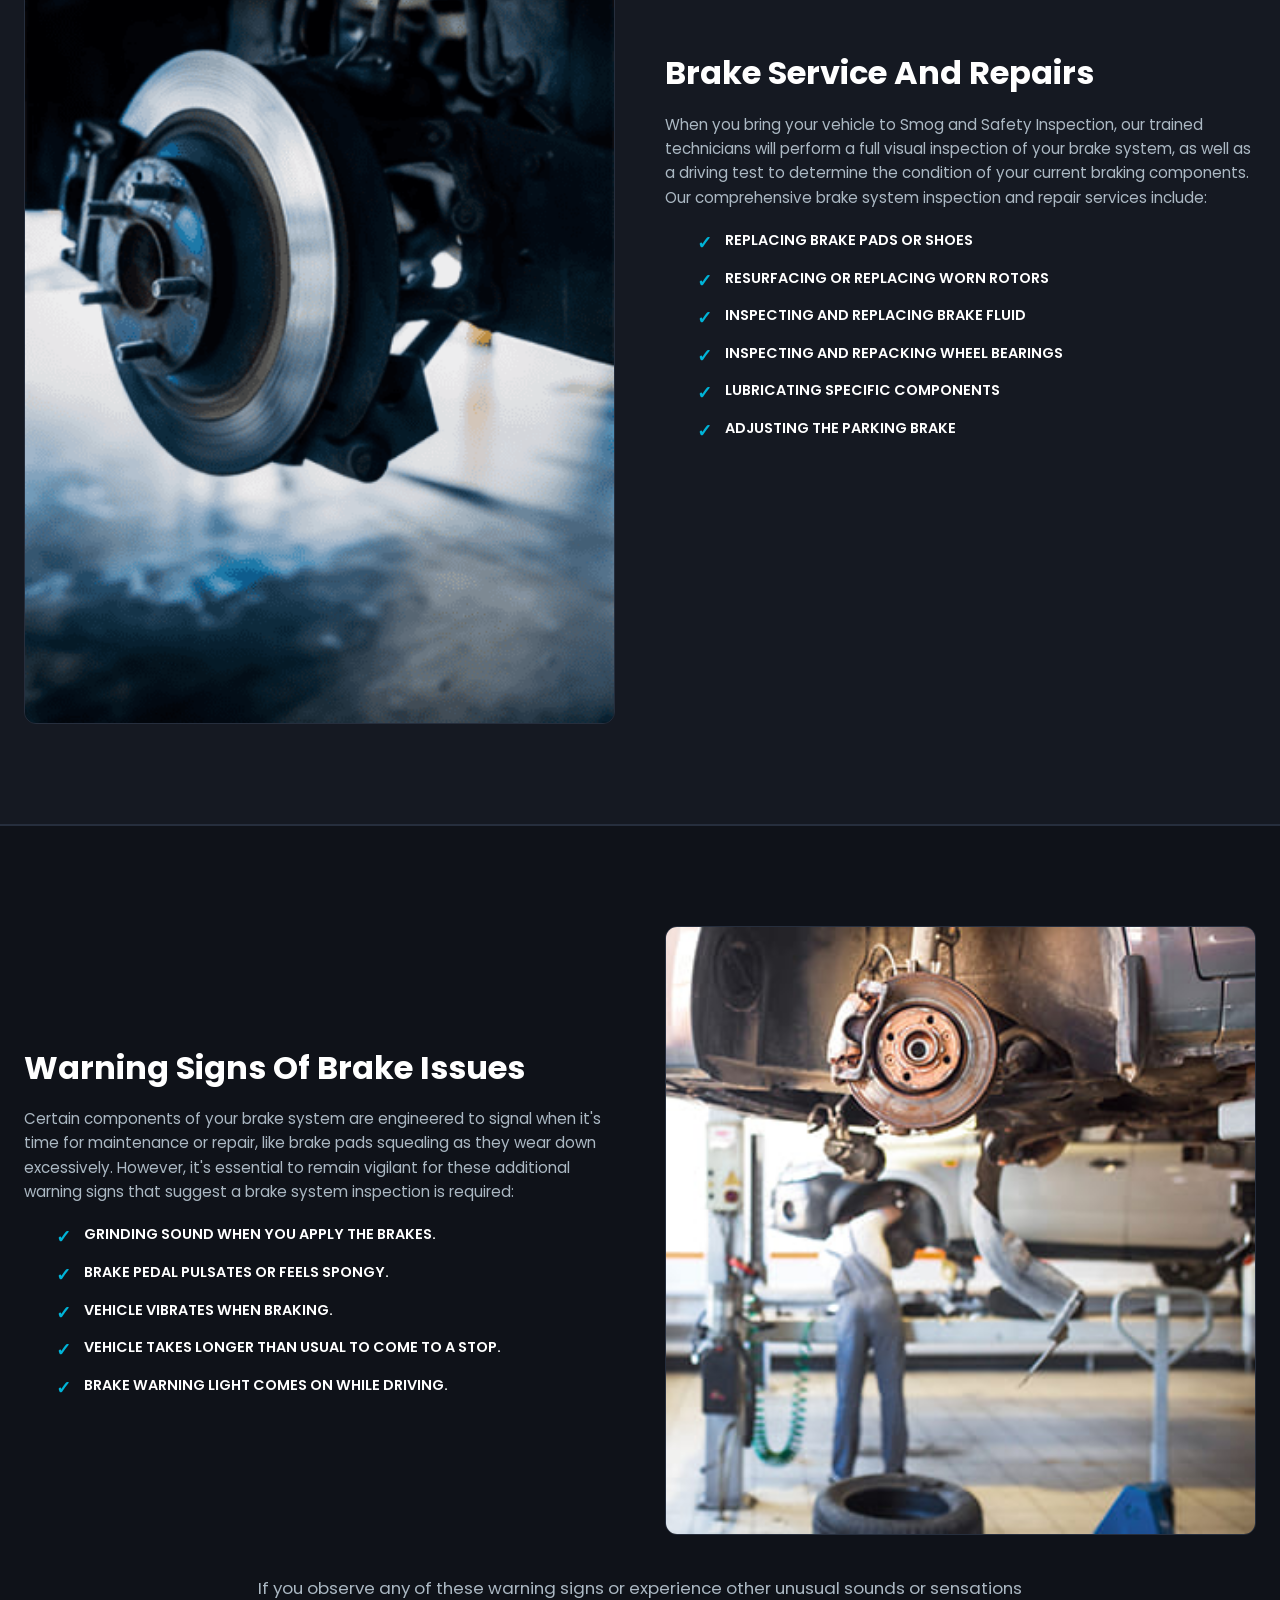
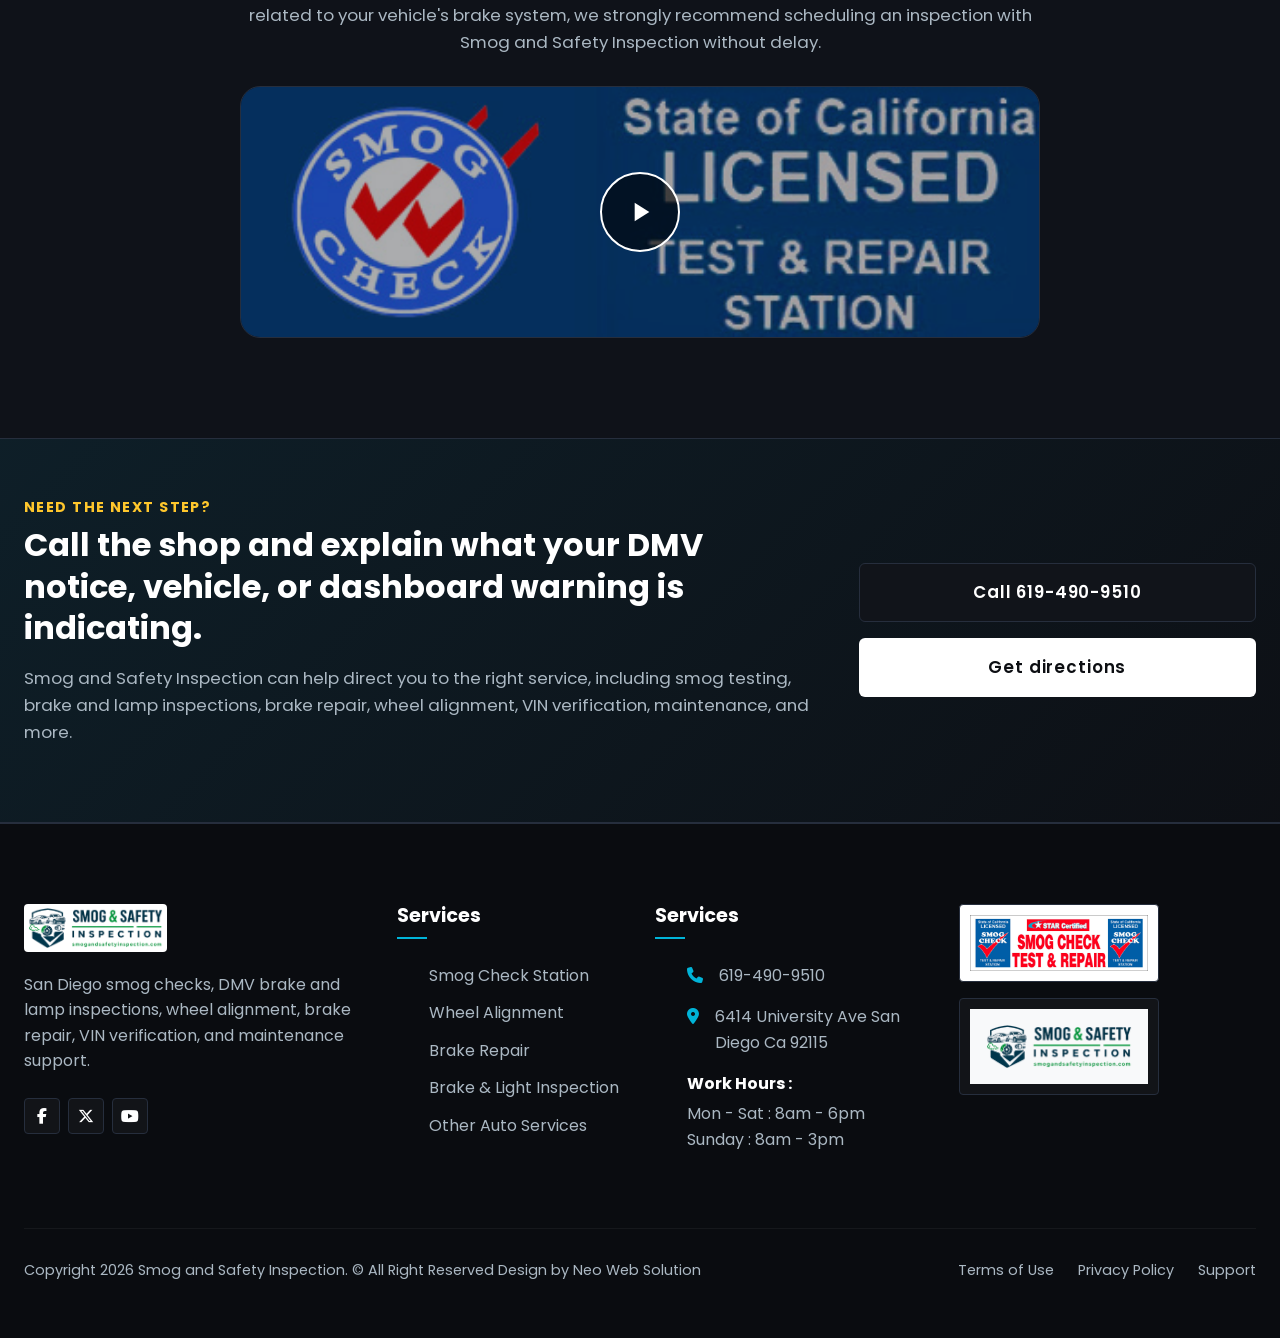
<file: brake-repair.html>
<!DOCTYPE html>
<html lang="en">

<head>
  <meta charset="UTF-8">
  <meta name="viewport" content="width=device-width, initial-scale=1.0">
  <title>Professional Brake Repair San Diego | Smog and Safety Inspection</title>
  <meta name="description"
    content="Safety-first brake repair services in San Diego. We handle brake pad replacements, rotor resurfacing, brake fluid flushes, and DMV-related inspections.">
  <link href="https://cdn.jsdelivr.net/npm/bootstrap@5.3.3/dist/css/bootstrap.min.css" rel="stylesheet"
    integrity="sha384-QWTKZyjpPEjISv5WaRU9OFeRpok6YctnYmDr5pNlyT2bRjXh0JMhjY6hW+ALEwIH" crossorigin="anonymous">
  <link href="https://unpkg.com/aos@2.3.1/dist/aos.css" rel="stylesheet">
  <link href="https://cdnjs.cloudflare.com/ajax/libs/font-awesome/6.6.0/css/all.min.css" rel="stylesheet">
  <link rel="stylesheet" href="assets/css/index.css?v=1.2">
  <link rel="shortcut icon" href="https://www.smogandsafetyinspection.com/wp-content/uploads/2023/09/fav-icon.png"
    type="image/png">
</head>

<body>

  <!-- Sticky Header Navigation -->
  <header>
    <div class="container nav-container">
      <a href="home.html" class="logo" id="logo-link">
        <img src="assets/images/logo.png" alt="Smog &amp; Safety Inspection" class="header-logo-img">
      </a>

      <button class="menu-toggle" aria-label="Toggle Menu" aria-expanded="false" id="menu-btn">
        <i class="fa-solid fa-bars burger-icon"></i>
        <i class="fa-solid fa-xmark close-icon d-none-init"></i>
      </button>

      <ul class="nav-menu" id="menu-list">
        <li class="nav-item "><a href="home.html">Home</a></li>
        <li class="nav-item nav-dropdown" id="dropdown-menu">
          <a href="#">Services</a>
          <ul class="nav-dropdown-menu">
            <li class="dropdown-item"><a href="smog-check-station.html">Smog Check Station</a></li>
            <li class="dropdown-item"><a href="brake-and-lamp-inspection.html">Brake &amp; Lamp Inspection</a></li>
            <li class="dropdown-item"><a href="wheel-alignment.html">Wheel Alignment</a></li>
            <li class="dropdown-item"><a href="brake-repair.html">Brake Repair</a></li>
            <li class="dropdown-item"><a href="other-auto-services.html">Other Auto Services</a></li>
          </ul>
        </li>
        <li class="nav-item "><a href="contact.html">Contact</a></li>
        <li class="nav-item-cta">
          <a href="tel:619-490-9510" class="cta-header-btn" id="phone-cta">
            <i class="fa-solid fa-phone me-2"></i>
            <span>Call 619-490-9510</span>
          </a>
        </li>
      </ul>
    </div>
  </header>

  <!-- Sub-page Hero Section -->
  <section class="page-hero u-style-31" id="brake-repair-hero">
    <div class="container grid-2 u-style-32">
      <!-- Left Main Area -->
      <div>
        <h1 class="u-style-33">Car Brake Repair Service At Smog And Safety Inspection</h1>

        <!-- Hero Image -->
        <div class="u-style-34">
          <img src="assets/images/brake-repair.jpg" alt="Brake Repair Service" class="u-style-6">
        </div>

        <p class="u-style-35">
          To maintain air quality and reduce the impact of vehicle emissions on smog levels, the state mandates smog
          checks for most vehicles every two years during the registration renewal process. Vehicles brought in from out
          of state are also required to undergo a smog test, except for cars manufactured prior to 1975, which are
          exempt.
        </p>
        <p class="u-style-35">
          Smog and Safety Inspection is a certified STAR smog test station, which means our testing procedures adhere to
          rigorous performance standards set by Smog and Safety Inspection. Our skilled technicians conduct smog tests
          for both foreign and domestic vehicles. If your vehicle doesn't pass, we provide professional repair services
          to ensure it passes the next test.
        </p>
        <p class="u-style-35">
          In fact, Smog and Safety Inspection has earned such a strong reputation for its smog check services and
          repairs that we are the preferred smog check station in San Diego for UPS and FedEx.
        </p>
      </div>

      <!-- Right Sidebar Area -->
      <aside class="u-style-36">
        <!-- Widget 1: Services List -->
        <div class="sidebar-box">
          <h4>Our Services</h4>
          <ul class="sidebar-nav">
            <li><a href="smog-check-station.html">SMOG CHECK STATION</a></li>
            <li><a href="wheel-alignment.html">WHEEL ALIGNMENT</a></li>
            <li><a href="brake-repair.html" class="active">BRAKE REPAIR</a></li>
            <li><a href="brake-and-lamp-inspection.html">BRAKE &amp; LIGHT INSPECTION</a></li>
            <li><a href="other-auto-services.html">OTHER AUTO SERVICES</a></li>
          </ul>
        </div>

        <!-- Widget 2: Consultation Form -->
        <div class="sidebar-box">
          <h4>Get A Free Consultation</h4>
          <form id="sidebar-consultation-form" class="contact-form u-style-37">
            <div class="form-group mb-2">
              <input type="text" id="consult-name" class="form-control u-style-38" placeholder="Name" required>
            </div>
            <div class="form-group mb-2">
              <input type="email" id="consult-email" class="form-control u-style-38" placeholder="Email" required>
            </div>
            <div class="form-group mb-2">
              <input type="tel" id="consult-phone" class="form-control u-style-38" placeholder="Phone" required>
            </div>
            <div class="form-group mb-2">
              <input type="text" id="consult-subject" class="form-control u-style-38" placeholder="Subject" required>
            </div>
            <div class="form-group u-style-39">
              <textarea id="consult-message" class="form-control u-style-38" placeholder="Comment or Message" rows="3"
                required></textarea>
            </div>
            <button type="submit" class="btn btn-orange u-style-40">Schedule Now</button>
          </form>
        </div>
      </aside>
    </div>
  </section>

  <!-- Brake Service And Repairs Section-->
  <section class="section-padding info-section u-style-7">
    <div class="container grid-2 u-style-11">
      <div>
        <img src="assets/images/break_repair_4n.png" alt="Brake Service And Repairs" class="u-style-12">
      </div>
      <div>
        <h2 class="u-style-41">Brake Service And Repairs</h2>
        <p class="u-style-42">
          When you bring your vehicle to Smog and Safety Inspection, our trained technicians will perform a full visual
          inspection of your brake system, as well as a driving test to determine the condition of your current braking
          components. Our comprehensive brake system inspection and repair services include:
        </p>
        <ul class="handle-list mb-0">
          <li>Replacing Brake Pads Or Shoes</li>
          <li>Resurfacing Or Replacing Worn Rotors</li>
          <li>Inspecting And Replacing Brake Fluid</li>
          <li>Inspecting And Repacking Wheel Bearings</li>
          <li>Lubricating Specific Components</li>
          <li>Adjusting The Parking Brake</li>
        </ul>
      </div>
    </div>
  </section>

  <!-- Warning Signs Section-->
  <section class="section-padding u-style-7">
    <div class="container">
      <div class="grid-2 u-style-11">
        <div>
          <h2 class="u-style-43">Warning Signs Of Brake Issues</h2>
          <p class="u-style-42">
            Certain components of your brake system are engineered to signal when it's time for maintenance or repair,
            like brake pads squealing as they wear down excessively. However, it's essential to remain vigilant for
            these additional warning signs that suggest a brake system inspection is required:
          </p>
          <ul class="handle-list mb-0">
            <li>Grinding Sound When You Apply The Brakes.</li>
            <li>Brake Pedal Pulsates Or Feels Spongy.</li>
            <li>Vehicle Vibrates When Braking.</li>
            <li>Vehicle Takes Longer Than Usual To Come To A Stop.</li>
            <li>Brake Warning Light Comes On While Driving.</li>
          </ul>
        </div>
        <div>
          <img src="assets/images/car-brack-img.jpg" alt="Mechanic working under car" class="u-style-12">
        </div>
      </div>

      <p class="u-style-44">
        If you observe any of these warning signs or experience other unusual sounds or sensations related to your
        vehicle's brake system, we strongly recommend scheduling an inspection with Smog and Safety Inspection without
        delay.
      </p>

      <!-- Video Player Mockup / Rotor Resurfacing -->
      <div class="u-style-45">
        <img src="assets/images/state-of-california.jpg" alt="Brake Resurfacing Lathe" class="u-style-46">
        <div onmouseover="this.style.transform='translate(-50%, -50%) scale(1.1)'"
          onmouseout="this.style.transform='translate(-50%, -50%) scale(1)'" class="u-style-47">
          <!-- Play Icon SVG -->
          <svg width="32" height="32" viewBox="0 0 24 24" fill="white">
            <path d="M8 5v14l11-7z" />
          </svg>
        </div>
      </div>
    </div>
  </section>

  <!-- Next Step CTA -->
  <section class="next-step-cta">
    <div class="container next-step-grid">
      <div class="next-step-content">
        <h5>Need the next step?</h5>
        <h2>Call the shop and explain what your DMV notice, vehicle, or dashboard warning is indicating.</h2>
        <p>Smog and Safety Inspection can help direct you to the right service, including smog testing, brake and lamp
          inspections, brake repair, wheel alignment, VIN verification, maintenance, and more.</p>
      </div>
      <div class="next-step-buttons">
        <a href="tel:619-490-9510" class="btn btn-black" id="cta-footer-call">Call 619-490-9510</a>
        <a href="https://maps.google.com/?q=6414+University+Ave,+San+Diego,+CA+92115" target="_blank"
          class="btn btn-white" id="cta-footer-directions">Get directions</a>
      </div>
    </div>
  </section>

  <!-- Footer -->
  <footer>
    <div class="container">
      <div class="footer-grid footer-grid-four-cols">
        <!-- Col 1 -->
        <div class="footer-col">
          <img src="assets/images/logo.png" alt="Smog &amp; Safety Inspection" class="footer-logo-img">
          <p class="footer-desc text-silver fs-6">
            San Diego smog checks, DMV brake and lamp inspections, wheel alignment, brake repair, VIN verification, and
            maintenance support.
          </p>
          <div class="d-flex gap-2 mt-3">
            <a href="#" class="footer-social-link">
              <i class="fa-brands fa-facebook-f"></i>
            </a>
            <a href="#" class="footer-social-link">
              <i class="fa-brands fa-x-twitter"></i>
            </a>
            <a href="#" class="footer-social-link">
              <i class="fa-brands fa-youtube"></i>
            </a>
          </div>
        </div>

        <!-- Col 2 -->
        <div class="footer-col">
          <h4>Services</h4>
          <ul class="footer-links">
            <li><a href="smog-check-station.html">Smog Check Station</a></li>
            <li><a href="wheel-alignment.html">Wheel Alignment</a></li>
            <li><a href="brake-repair.html">Brake Repair</a></li>
            <li><a href="brake-and-lamp-inspection.html">Brake &amp; Light Inspection</a></li>
            <li><a href="other-auto-services.html">Other Auto Services</a></li>
          </ul>
        </div>

        <!-- Col 3 -->
        <div class="footer-col">
          <h4>Services</h4>
          <ul class="footer-links pe-none">
            <li class="d-flex align-items-center gap-2 mb-3 text-silver">
              <i class="fa-solid fa-phone text-primary-blue me-2"></i>
              <span>619-490-9510</span>
            </li>
            <li class="d-flex align-items-start gap-2 mb-3 text-silver">
              <i class="fa-solid fa-location-dot text-primary-blue me-2 mt-1"></i>
              <span>6414 University Ave San Diego Ca 92115</span>
            </li>
            <li class="text-silver">
              <strong class="d-block text-white mb-1">Work Hours :</strong>
              <div class="fs-6">Mon - Sat : 8am - 6pm</div>
              <div class="fs-6">Sunday : 8am - 3pm</div>
            </li>
          </ul>
        </div>

        <!-- Col 4 -->
        <div class="footer-col d-flex flex-column gap-3 align-items-start">
          <!-- State of California Image-->
          <div class="footer-badge-cali">
            <img src="assets/images/california_license.png" alt="" class="img-fluid">
          </div>
          <!-- Logo -->
          <div class="footer-badge-logo">
            <span class="footer-badge-logo-text"><img src="assets/images/logo.png" alt=""
                class="img-fluid bg-light p-3"></span>
          </div>
        </div>
      </div>

      <div class="footer-bottom">
        <p>Copyright 2026 Smog and Safety Inspection. &copy; All Right Reserved Design by Neo Web Solution</p>
        <ul class="footer-legal-links">
          <li><a href="home.html">Terms of Use</a></li>
          <li><a href="home.html">Privacy Policy</a></li>
          <li><a href="home.html">Support</a></li>
        </ul>
      </div>
    </div>
  </footer>

  <script src="https://cdn.jsdelivr.net/npm/bootstrap@5.3.3/dist/js/bootstrap.bundle.min.js"
    integrity="sha384-YvpcrYf0tY3lHB60NNkmXc5s9fDVZLESaAA55NDzOxhy9GkcIdslK1eN7N6jIeHz"
    crossorigin="anonymous"></script>
  <script src="https://unpkg.com/aos@2.3.1/dist/aos.js"></script>
  <script src="assets/js/main.js"></script>
</body>

</html>
</file>
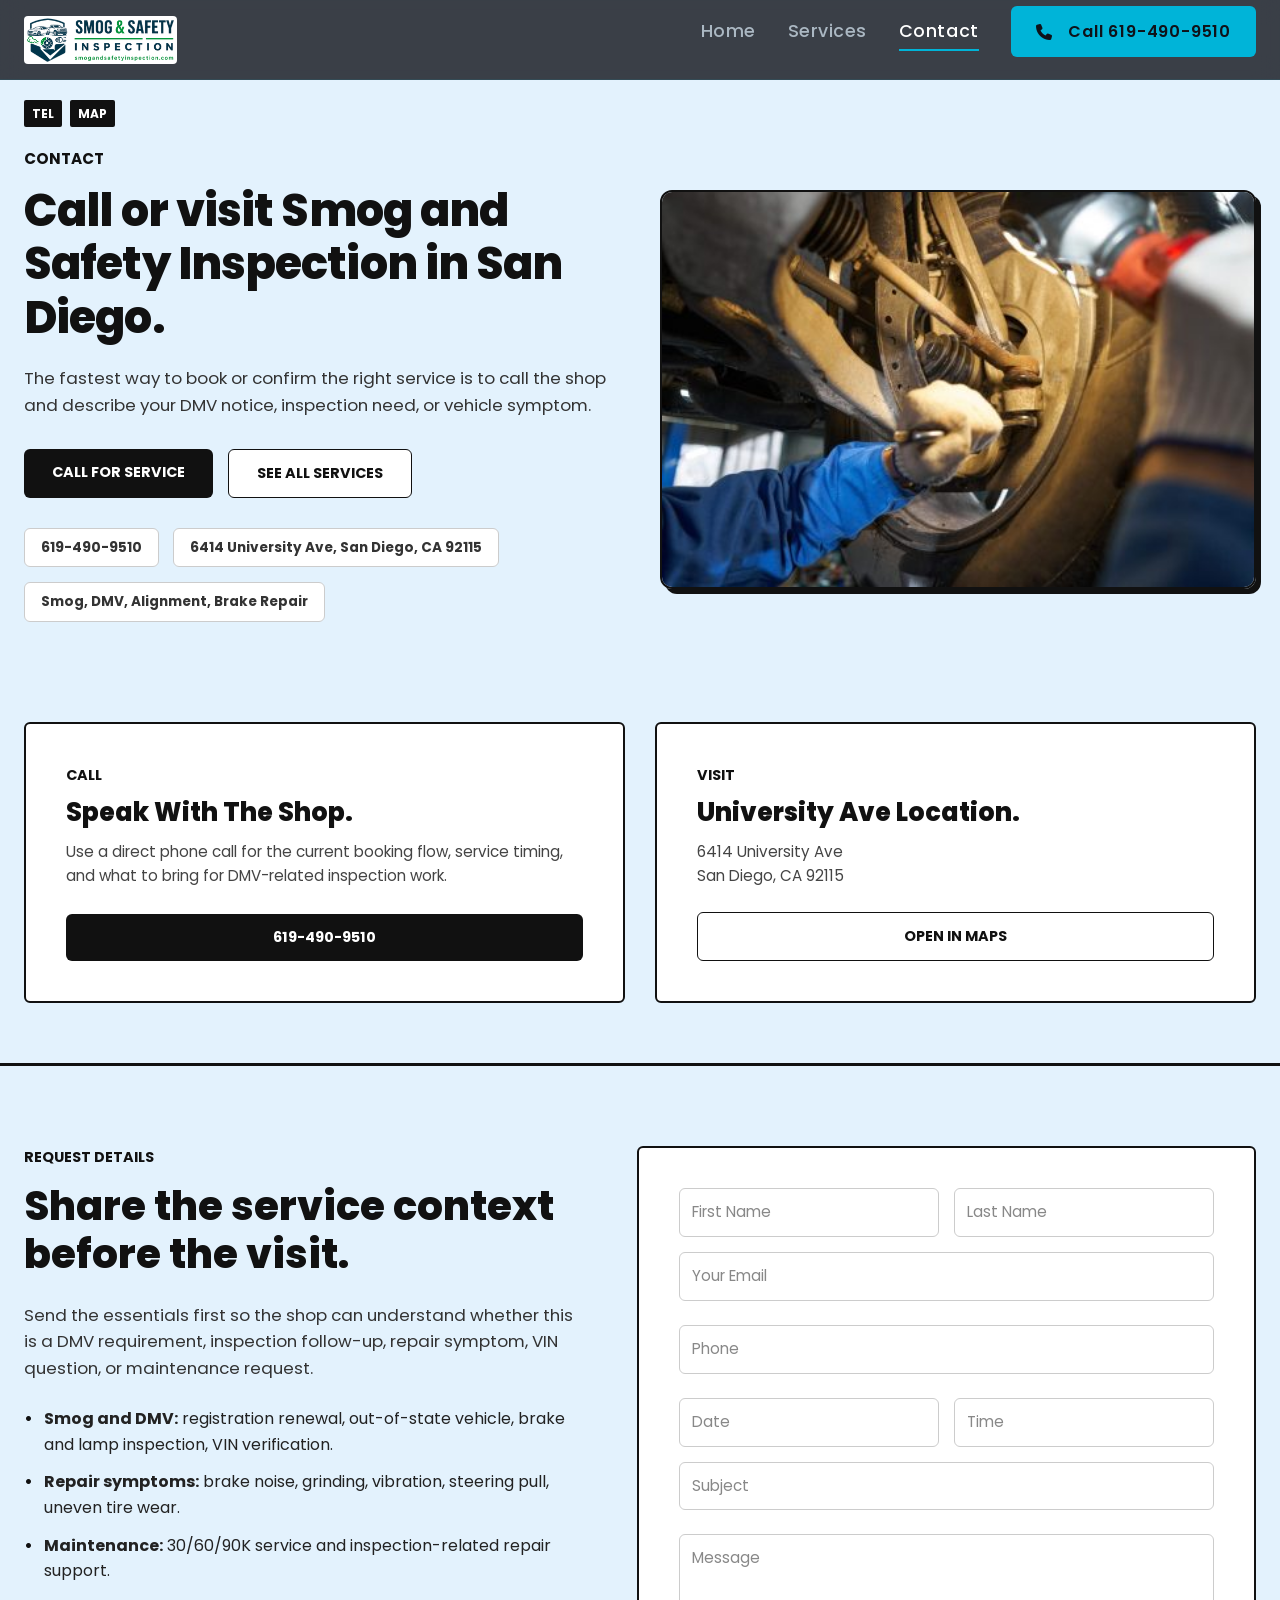
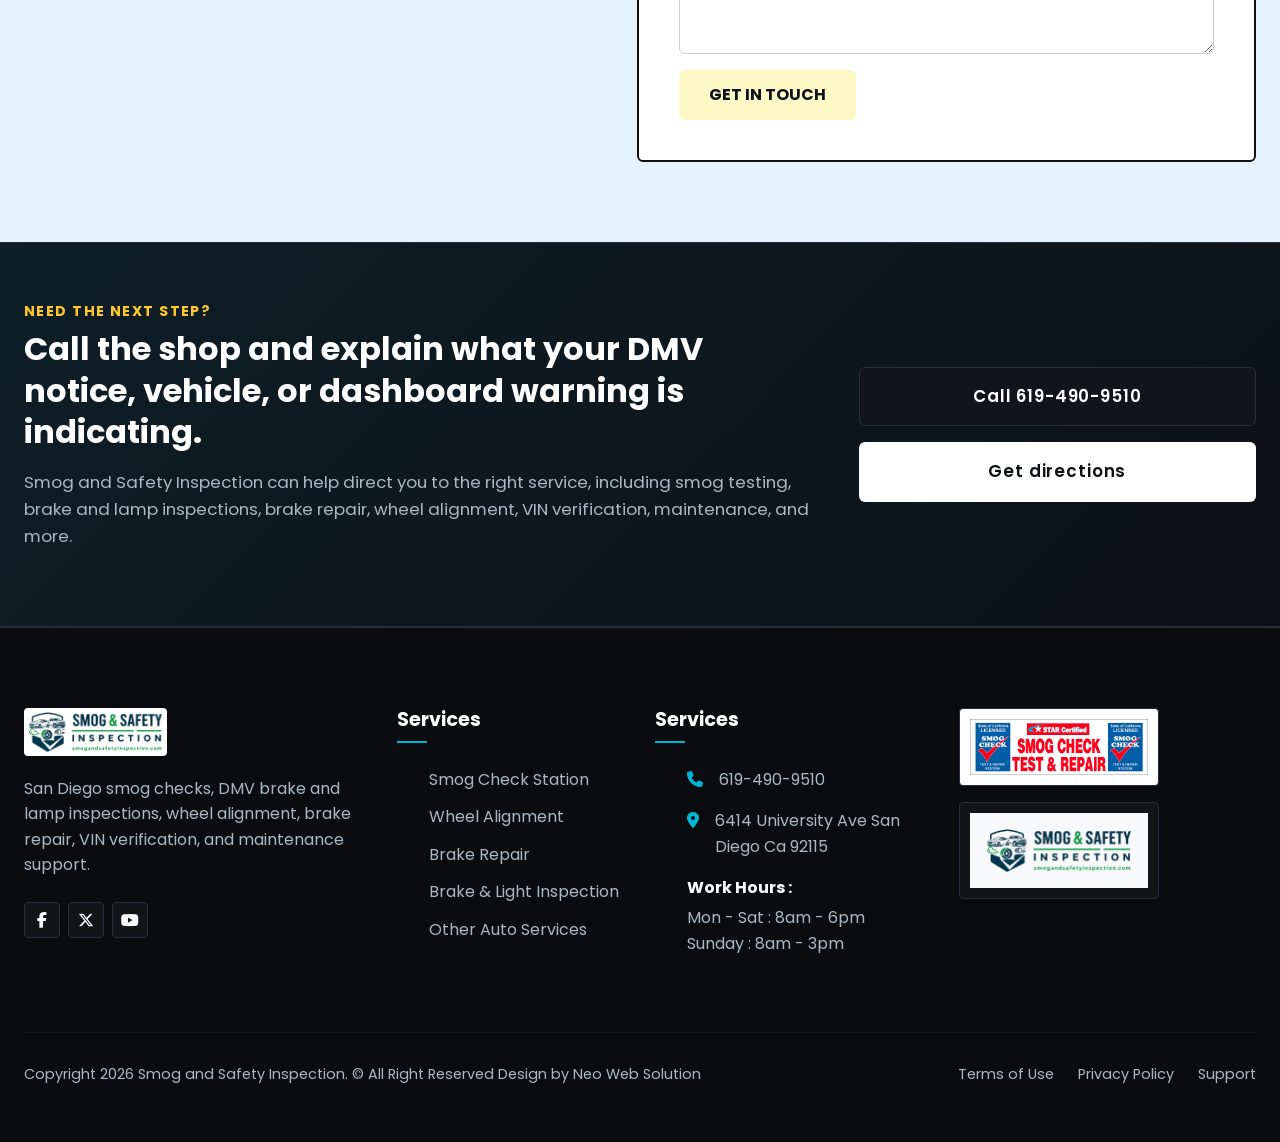
<file: call-or-visit-smog-and-safety-inspection-in-san-diego.html>
<!DOCTYPE html>
<html lang="en">

<head>
  <meta charset="UTF-8">
  <meta name="viewport" content="width=device-width, initial-scale=1.0">
  <title>Call or Visit Smog and Safety Inspection in San Diego</title>
  <meta name="description"
    content="Contact Smog and Safety Inspection in San Diego. Speak with the shop or visit our University Ave location for smog checks, brake and lamp inspections.">
  <link href="https://cdn.jsdelivr.net/npm/bootstrap@5.3.3/dist/css/bootstrap.min.css" rel="stylesheet"
    integrity="sha384-QWTKZyjpPEjISv5WaRU9OFeRpok6YctnYmDr5pNlyT2bRjXh0JMhjY6hW+ALEwIH" crossorigin="anonymous">
  <link href="https://unpkg.com/aos@2.3.1/dist/aos.css" rel="stylesheet">
  <link href="https://cdnjs.cloudflare.com/ajax/libs/font-awesome/6.6.0/css/all.min.css" rel="stylesheet">
  <link rel="stylesheet" href="assets/css/index.css?v=1.2">
  <link rel="shortcut icon" href="https://www.smogandsafetyinspection.com/wp-content/uploads/2023/09/fav-icon.png"
    type="image/png">
  <style>

    .call-visit-hero {
      background: #e3f2fd;
      /* Light blue theme */
      color: #111;
      padding: 100px 0 60px 0;
    }

    .call-visit-hero h1 {
      font-size: 2.8rem;
      font-weight: 800;
      color: #111;
      line-height: 1.2;
      margin-bottom: 20px;
    }

    .call-visit-hero p {
      color: #333;
      font-size: 1.05rem;
      margin-bottom: 30px;
    }

    .badge-pill-light {
      background: white;
      border: 1px solid #ccc;
      color: #333;
      font-weight: 700;
      padding: 8px 16px;
      border-radius: var(--radius-sm);
      font-size: 0.85rem;
      display: inline-block;
      margin-right: 10px;
      margin-bottom: 10px;
    }

    .btn-dark-pill {
      background: #111;
      color: white;
      font-weight: 700;
      padding: 12px 28px;
      border-radius: var(--radius-sm);
      text-transform: uppercase;
      font-size: 0.9rem;
      border: none;
      text-decoration: none;
      display: inline-block;
      transition: background 0.2s ease;
    }

    .btn-dark-pill:hover {
      background: #333;
    }

    .btn-white-pill {
      background: white;
      color: #111;
      font-weight: 700;
      padding: 12px 28px;
      border-radius: var(--radius-sm);
      text-transform: uppercase;
      font-size: 0.9rem;
      border: 1.5px solid #111;
      text-decoration: none;
      display: inline-block;
      transition: all 0.2s ease;
    }

    .btn-white-pill:hover {
      background: #eee;
    }

    .light-card-grid {
      display: grid;
      grid-template-columns: 1fr 1fr;
      gap: 30px;
      margin-top: 50px;
    }

    .light-action-card {
      background: white;
      border: 2px solid #111;
      border-radius: var(--radius-sm);
      padding: 40px;
      color: #111;
      display: flex;
      flex-direction: column;
      justify-content: space-between;
    }

    .light-action-card h3 {
      font-size: 1.6rem;
      font-weight: 800;
      margin-bottom: 12px;
      color: #111;
    }

    .light-action-card p {
      color: #444;
      font-size: 0.95rem;
      line-height: 1.6;
      margin-bottom: 24px;
    }

    .light-action-card .card-badge {
      font-weight: 700;
      font-size: 0.9rem;
      text-transform: uppercase;
      margin-bottom: 10px;
      display: block;
    }

    /* Request Details Light Form Section */
    .request-details-section {
      background: #e3f2fd;
      /* Light blue theme background*/
      color: #111;
      padding: 80px 0;
      border-top: 3px solid #111;
    }

    .request-details-grid {
      display: grid;
      grid-template-columns: 1fr 1.1fr;
      gap: 50px;
      align-items: flex-start;
    }

    .request-details-section h2 {
      font-size: 2.5rem;
      font-weight: 800;
      color: #111;
      margin-bottom: 24px;
      line-height: 1.2;
    }

    .request-details-section p {
      color: #333;
      font-size: 1.05rem;
      line-height: 1.6;
      margin-bottom: 24px;
    }

    .request-details-section ul {
      list-style: none;
      padding: 0;
    }

    .request-details-section li {
      font-size: 1rem;
      line-height: 1.6;
      color: #222;
      margin-bottom: 12px;
      position: relative;
      padding-left: 20px;
    }

    .request-details-section li::before {
      content: "•";
      position: absolute;
      left: 0;
      color: #111;
      font-weight: bold;
    }

    .light-form input,
    .light-form textarea {
      background: white !important;
      border: 1.5px solid #ccc !important;
      color: #111 !important;
      border-radius: var(--radius-sm) !important;
      padding: 12px !important;
      font-size: 0.95rem !important;
    }

    .light-form input::placeholder,
    .light-form textarea::placeholder {
      color: #888 !important;
    }

    .btn-yellow-mint {
      background: var(--accent-mint) !important;
      color: var(--bg-dark) !important;
      font-weight: 700;
      text-transform: uppercase;
      padding: 12px 30px;
      border-radius: var(--radius-sm);
      border: none;
      cursor: pointer;
      display: inline-block;
      transition: opacity 0.2s ease;
    }

    .btn-yellow-mint:hover {
      opacity: 0.9;
    }

    @media (max-width: 991px) {

      .light-card-grid,
      .request-details-grid {
        grid-template-columns: 1fr;
        gap: 30px;
      }
    }
  </style>
</head>

<body>

  <!-- Sticky Header Navigation -->
  <header>
    <div class="container nav-container">
      <a href="home.html" class="logo" id="logo-link">
        <img src="assets/images/logo.png" alt="Smog &amp; Safety Inspection" class="header-logo-img">
      </a>

      <button class="menu-toggle" aria-label="Toggle Menu" aria-expanded="false" id="menu-btn">
        <i class="fa-solid fa-bars burger-icon"></i>
        <i class="fa-solid fa-xmark close-icon d-none-init"></i>
      </button>

      <ul class="nav-menu" id="menu-list">
        <li class="nav-item "><a href="home.html">Home</a></li>
        <li class="nav-item nav-dropdown" id="dropdown-menu">
          <a href="#">Services</a>
          <ul class="nav-dropdown-menu">
            <li class="dropdown-item"><a href="smog-check-station.html">Smog Check Station</a></li>
            <li class="dropdown-item"><a href="brake-and-lamp-inspection.html">Brake &amp; Lamp Inspection</a></li>
            <li class="dropdown-item"><a href="wheel-alignment.html">Wheel Alignment</a></li>
            <li class="dropdown-item"><a href="brake-repair.html">Brake Repair</a></li>
            <li class="dropdown-item"><a href="other-auto-services.html">Other Auto Services</a></li>
          </ul>
        </li>
        <li class="nav-item active"><a href="contact.html">Contact</a></li>
        <li class="nav-item-cta">
          <a href="tel:619-490-9510" class="cta-header-btn" id="phone-cta">
            <i class="fa-solid fa-phone me-2"></i>
            <span>Call 619-490-9510</span>
          </a>
        </li>
      </ul>
    </div>
  </header>

  <!-- Hero Section with Overlaid light-theme elements -->
  <section class="call-visit-hero">
    <div class="container">
      <div class="u-style-48">
        <span class="u-style-49">TEL</span>
        <span class="u-style-49">MAP</span>
      </div>

      <div class="grid-2 u-style-50">
        <div>
          <span class="u-style-51">Contact</span>
          <h1>Call or visit Smog and Safety Inspection in San Diego.</h1>
          <p>The fastest way to book or confirm the right service is to call the shop and describe your DMV notice,
            inspection need, or vehicle symptom.</p>

          <div class="u-style-52">
            <a href="tel:619-490-9510" class="btn-dark-pill">Call For Service</a>
            <a href="home.html#services" class="btn-white-pill">See All Services</a>
          </div>

          <div>
            <span class="badge-pill-light">619-490-9510</span>
            <span class="badge-pill-light">6414 University Ave, San Diego, CA 92115</span>
            <span class="badge-pill-light u-style-53">Smog, DMV, Alignment, Brake Repair</span>
          </div>
        </div>

        <div>
          <img src="assets/images/inspection_hero_img.jpg" alt="Under hood car check" class="u-style-54">
        </div>
      </div>

      <hr class="u-style-55">

      <!-- Call & Visit Cards -->
      <div class="light-card-grid">
        <!-- Call Box -->
        <div class="light-action-card">
          <div>
            <span class="card-badge">Call</span>
            <h3>Speak With The Shop.</h3>
            <p>Use a direct phone call for the current booking flow, service timing, and what to bring for DMV-related
              inspection work.</p>
          </div>
          <a href="tel:619-490-9510" class="btn-dark-pill u-style-56">619-490-9510</a>
        </div>

        <!-- Visit Box -->
        <div class="light-action-card">
          <div>
            <span class="card-badge">Visit</span>
            <h3>University Ave Location.</h3>
            <p>6414 University Ave<br>San Diego, CA 92115</p>
          </div>
          <a href="https://maps.google.com/?q=6414+University+Ave,+San+Diego,+CA+92115" target="_blank"
            class="btn-white-pill u-style-56">Open In Maps</a>
        </div>
      </div>
    </div>
  </section>

  <!-- Request Details Section -->
  <section class="request-details-section">
    <div class="container request-details-grid">
      <!-- Left Info -->
      <div>
        <span class="u-style-57">Request details</span>
        <h2>Share the service context before the visit.</h2>
        <p>Send the essentials first so the shop can understand whether this is a DMV requirement, inspection follow-up,
          repair symptom, VIN question, or maintenance request.</p>

        <ul>
          <li><strong>Smog and DMV:</strong> registration renewal, out-of-state vehicle, brake and lamp inspection, VIN
            verification.</li>
          <li><strong>Repair symptoms:</strong> brake noise, grinding, vibration, steering pull, uneven tire wear.</li>
          <li><strong>Maintenance:</strong> 30/60/90K service and inspection-related repair support.</li>
        </ul>
      </div>

      <!-- Right Form -->
      <div class="u-style-58">
        <form id="call-visit-git-form" class="light-form contact-form u-style-59">
          <div class="u-style-60">
            <input type="text" id="cv-first-name" class="form-control" placeholder="First Name" required>
            <input type="text" id="cv-last-name" class="form-control" placeholder="Last Name" required>
          </div>

          <div class="form-group" class="mb-3">
            <input type="email" id="cv-email" class="form-control" placeholder="Your Email" required>
          </div>

          <div class="form-group" class="mb-3">
            <input type="tel" id="cv-phone" class="form-control" placeholder="Phone" required>
          </div>

          <div class="u-style-60">
            <input type="text" id="cv-date" class="form-control" placeholder="Date" required>
            <input type="text" id="cv-time" class="form-control" placeholder="Time" required>
          </div>

          <div class="form-group" class="mb-3">
            <input type="text" id="cv-subject" class="form-control" placeholder="Subject" required>
          </div>

          <div class="form-group mb-3">
            <textarea id="cv-message" class="form-control" placeholder="Message" rows="4" required></textarea>
          </div>

          <button type="submit" class="btn-yellow-mint">Get In Touch</button>
        </form>
      </div>
    </div>
  </section>

  <!-- Next Step CTA -->
  <section class="next-step-cta">
    <div class="container next-step-grid">
      <div class="next-step-content">
        <h5>Need the next step?</h5>
        <h2>Call the shop and explain what your DMV notice, vehicle, or dashboard warning is indicating.</h2>
        <p>Smog and Safety Inspection can help direct you to the right service, including smog testing, brake and lamp
          inspections, brake repair, wheel alignment, VIN verification, maintenance, and more.</p>
      </div>
      <div class="next-step-buttons">
        <a href="tel:619-490-9510" class="btn btn-black" id="cta-footer-call">Call 619-490-9510</a>
        <a href="https://maps.google.com/?q=6414+University+Ave,+San+Diego,+CA+92115" target="_blank"
          class="btn btn-white" id="cta-footer-directions">Get directions</a>
      </div>
    </div>
  </section>

  <!-- Footer -->
  <footer>
    <div class="container">
      <div class="footer-grid footer-grid-four-cols">
        <!-- Col 1 -->
        <div class="footer-col">
          <img src="assets/images/logo.png" alt="Smog &amp; Safety Inspection" class="footer-logo-img">
          <p class="footer-desc text-silver fs-6">
            San Diego smog checks, DMV brake and lamp inspections, wheel alignment, brake repair, VIN verification, and
            maintenance support.
          </p>
          <div class="d-flex gap-2 mt-3">
            <a href="#" class="footer-social-link">
              <i class="fa-brands fa-facebook-f"></i>
            </a>
            <a href="#" class="footer-social-link">
              <i class="fa-brands fa-x-twitter"></i>
            </a>
            <a href="#" class="footer-social-link">
              <i class="fa-brands fa-youtube"></i>
            </a>
          </div>
        </div>

        <!-- Col 2 -->
        <div class="footer-col">
          <h4>Services</h4>
          <ul class="footer-links">
            <li><a href="smog-check-station.html">Smog Check Station</a></li>
            <li><a href="wheel-alignment.html">Wheel Alignment</a></li>
            <li><a href="brake-repair.html">Brake Repair</a></li>
            <li><a href="brake-and-lamp-inspection.html">Brake &amp; Light Inspection</a></li>
            <li><a href="other-auto-services.html">Other Auto Services</a></li>
          </ul>
        </div>

        <!-- Col 3 -->
        <div class="footer-col">
          <h4>Services</h4>
          <ul class="footer-links pe-none">
            <li class="d-flex align-items-center gap-2 mb-3 text-silver">
              <i class="fa-solid fa-phone text-primary-blue me-2"></i>
              <span>619-490-9510</span>
            </li>
            <li class="d-flex align-items-start gap-2 mb-3 text-silver">
              <i class="fa-solid fa-location-dot text-primary-blue me-2 mt-1"></i>
              <span>6414 University Ave San Diego Ca 92115</span>
            </li>
            <li class="text-silver">
              <strong class="d-block text-white mb-1">Work Hours :</strong>
              <div class="fs-6">Mon - Sat : 8am - 6pm</div>
              <div class="fs-6">Sunday : 8am - 3pm</div>
            </li>
          </ul>
        </div>

        <!-- Col 4 -->
        <div class="footer-col d-flex flex-column gap-3 align-items-start">
          <!-- State of California Image-->
          <div class="footer-badge-cali">
            <img src="assets/images/california_license.png" alt="" class="img-fluid">
          </div>
          <!-- Logo -->
          <div class="footer-badge-logo">
            <span class="footer-badge-logo-text"><img src="assets/images/logo.png" alt=""
                class="img-fluid bg-light p-3"></span>
          </div>
        </div>
      </div>

      <div class="footer-bottom">
        <p>Copyright 2026 Smog and Safety Inspection. &copy; All Right Reserved Design by Neo Web Solution</p>
        <ul class="footer-legal-links">
          <li><a href="home.html">Terms of Use</a></li>
          <li><a href="home.html">Privacy Policy</a></li>
          <li><a href="home.html">Support</a></li>
        </ul>
      </div>
    </div>
  </footer>

  <script src="https://cdn.jsdelivr.net/npm/bootstrap@5.3.3/dist/js/bootstrap.bundle.min.js"
    integrity="sha384-YvpcrYf0tY3lHB60NNkmXc5s9fDVZLESaAA55NDzOxhy9GkcIdslK1eN7N6jIeHz"
    crossorigin="anonymous"></script>
  <script src="https://unpkg.com/aos@2.3.1/dist/aos.js"></script>
  <script src="assets/js/main.js"></script>
</body>

</html>
</file>
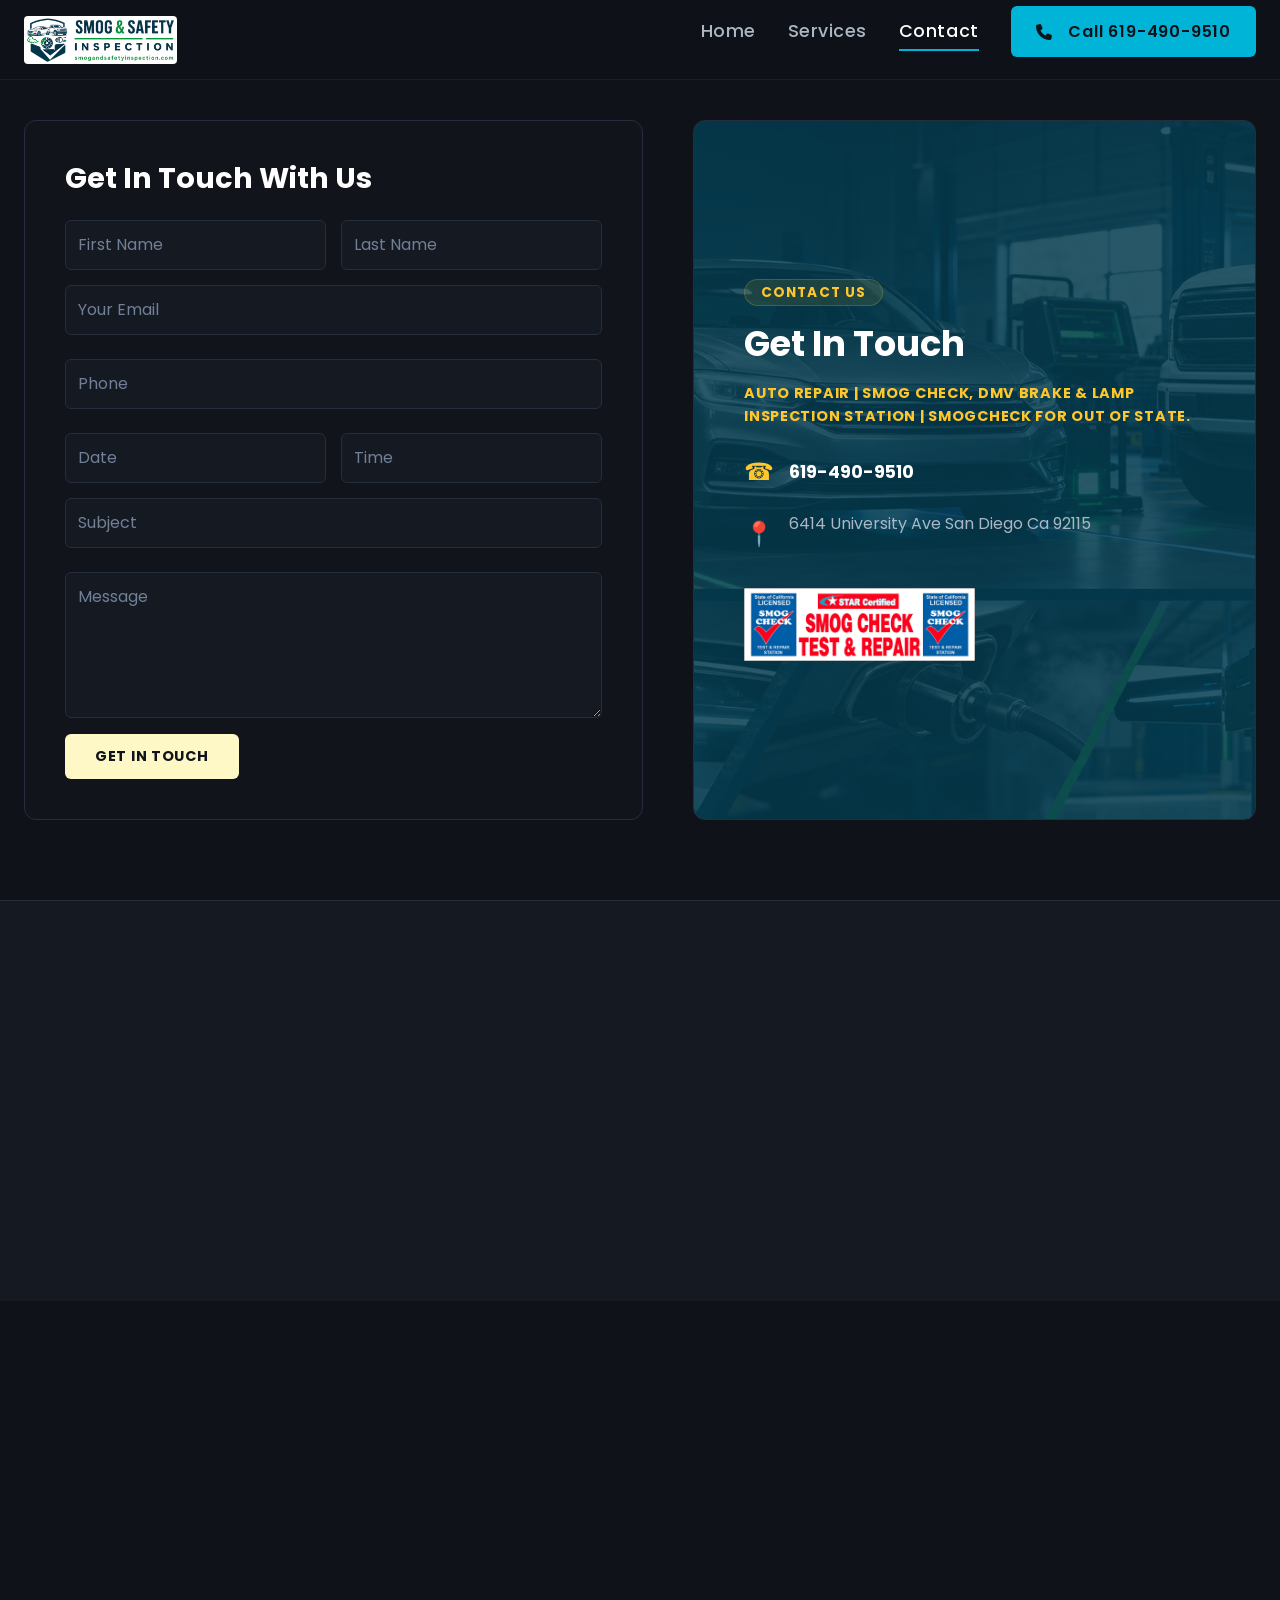
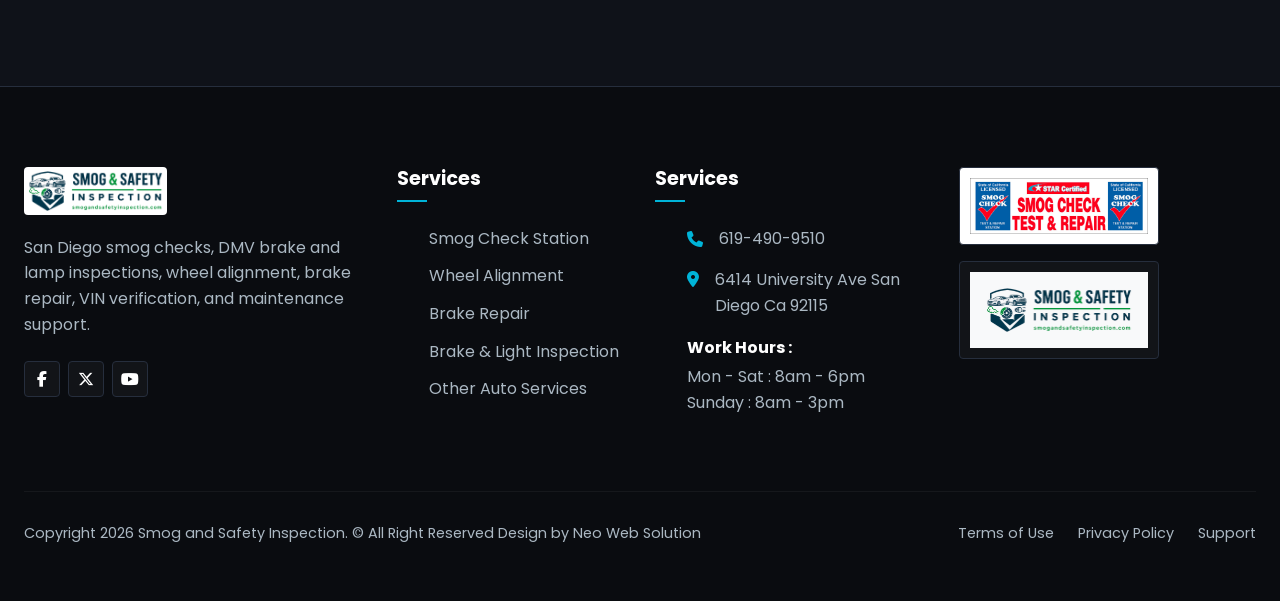
<file: contact.html>
<!DOCTYPE html>
<html lang="en">

<head>
  <meta charset="UTF-8">
  <meta name="viewport" content="width=device-width, initial-scale=1.0">
  <title>Contact Us | Smog and Safety Inspection San Diego</title>
  <meta name="description"
    content="Get in touch with Smog and Safety Inspection in San Diego. Request appointments, consultations, and ask questions about smog tests, brake & lamp check.">
  <link href="https://cdn.jsdelivr.net/npm/bootstrap@5.3.3/dist/css/bootstrap.min.css" rel="stylesheet"
    integrity="sha384-QWTKZyjpPEjISv5WaRU9OFeRpok6YctnYmDr5pNlyT2bRjXh0JMhjY6hW+ALEwIH" crossorigin="anonymous">
  <link href="https://unpkg.com/aos@2.3.1/dist/aos.css" rel="stylesheet">
  <link href="https://cdnjs.cloudflare.com/ajax/libs/font-awesome/6.6.0/css/all.min.css" rel="stylesheet">
  <link rel="stylesheet" href="assets/css/index.css?v=1.2">
  <link rel="shortcut icon" href="https://www.smogandsafetyinspection.com/wp-content/uploads/2023/09/fav-icon.png"
    type="image/png">
  <style>
    .contact-main-section {
      background: var(--bg-dark);
      padding: 120px 0 80px 0;
    }

    .contact-grid {
      display: grid;
      grid-template-columns: 1.1fr 1fr;
      gap: 50px;
      align-items: stretch;
    }

    .contact-info-panel {
      background-image: linear-gradient(rgba(4, 60, 79, 0.85), rgba(4, 60, 79, 0.85)), url('assets/images/hero_all.png');
      background-size: cover;
      background-position: center;
      border: 1px solid var(--border-color);
      border-radius: var(--radius-md);
      padding: 50px;
      display: flex;
      flex-direction: column;
      justify-content: center;
    }

    @media (max-width: 991px) {
      .contact-grid {
        grid-template-columns: 1fr;
        gap: 40px;
      }

      .contact-info-panel {
        padding: 30px;
      }
    }
  </style>
</head>

<body>

  <!-- Sticky Header Navigation -->
  <header>
    <div class="container nav-container">
      <a href="home.html" class="logo" id="logo-link">
        <img src="assets/images/logo.png" alt="Smog &amp; Safety Inspection" class="header-logo-img">
      </a>

      <button class="menu-toggle" aria-label="Toggle Menu" aria-expanded="false" id="menu-btn">
        <i class="fa-solid fa-bars burger-icon"></i>
        <i class="fa-solid fa-xmark close-icon d-none-init"></i>
      </button>

      <ul class="nav-menu" id="menu-list">
        <li class="nav-item "><a href="home.html">Home</a></li>
        <li class="nav-item nav-dropdown" id="dropdown-menu">
          <a href="#">Services</a>
          <ul class="nav-dropdown-menu">
            <li class="dropdown-item"><a href="smog-check-station.html">Smog Check Station</a></li>
            <li class="dropdown-item"><a href="brake-and-lamp-inspection.html">Brake &amp; Lamp Inspection</a></li>
            <li class="dropdown-item"><a href="wheel-alignment.html">Wheel Alignment</a></li>
            <li class="dropdown-item"><a href="brake-repair.html">Brake Repair</a></li>
            <li class="dropdown-item"><a href="other-auto-services.html">Other Auto Services</a></li>
          </ul>
        </li>
        <li class="nav-item active"><a href="contact.html">Contact</a></li>
        <li class="nav-item-cta">
          <a href="tel:619-490-9510" class="cta-header-btn" id="phone-cta">
            <i class="fa-solid fa-phone me-2"></i>
            <span>Call 619-490-9510</span>
          </a>
        </li>
      </ul>
    </div>
  </header>

  <!-- Contact main layout section -->
  <section class="contact-main-section">
    <div class="container contact-grid">

      <!-- Left Column: Form -->
      <div class="sidebar-box u-style-61" data-aos="fade-right">
        <h3 class="u-style-62">Get In Touch With Us</h3>

        <form id="contact-page-form" class="contact-form u-style-37">
          <div class="u-style-60">
            <input type="text" id="contact-first-name" class="form-control u-style-63" placeholder="First Name"
              required>
            <input type="text" id="contact-last-name" class="form-control u-style-63" placeholder="Last Name" required>
          </div>

          <div class="form-group" class="mb-3">
            <input type="email" id="contact-email" class="form-control u-style-63" placeholder="Your Email" required>
          </div>

          <div class="form-group" class="mb-3">
            <input type="tel" id="contact-phone" class="form-control u-style-63" placeholder="Phone" required>
          </div>

          <div class="u-style-60">
            <input type="text" id="contact-date" class="form-control u-style-63" placeholder="Date" required>
            <input type="text" id="contact-time" class="form-control u-style-63" placeholder="Time" required>
          </div>

          <div class="form-group" class="mb-3">
            <input type="text" id="contact-subject" class="form-control u-style-63" placeholder="Subject" required>
          </div>

          <div class="form-group mb-3">
            <textarea id="contact-message" class="form-control u-style-63" placeholder="Message" rows="5"
              required></textarea>
          </div>

          <button type="submit" class="btn btn-orange u-style-64">Get In Touch</button>
        </form>
      </div>

      <!-- Right Column: Information Panel-->
      <div class="contact-info-panel" data-aos="fade-left">
        <span class="badge u-style-65">Contact Us</span>
        <h2 class="u-style-66">Get In Touch</h2>

        <p class="u-style-67">
          AUTO REPAIR | SMOG CHECK, DMV BRAKE &amp; LAMP INSPECTION STATION | SmogCheck for Out of State.
        </p>

        <!-- Phone & Address details -->
        <div class="u-style-68">
          <div class="u-style-69">
            <span class="u-style-70">&#9742;</span>
            <a href="tel:619-490-9510" class="u-style-71">619-490-9510</a>
          </div>

          <div class="u-style-72">
            <span class="u-style-73">&#128205;</span>
            <span class="u-style-74">6414 University Ave San Diego Ca 92115</span>
          </div>
        </div>

        <!-- Smog licensed badge -->
        <div class="">
          <!-- Smog Check emblem -->
          <img src="assets/images/california_license.png" alt="" class="img-fluid w-50">
        </div>
      </div>

    </div>
  </section>

  <!-- Interactive Dark Map -->
  <section class="map-section-wrapper">
    <div class="map-container map-container-iframe" data-aos="fade-up">
      <iframe
        src="https://www.google.com/maps/embed?pb=!1m18!1m12!1m3!1d3356.2427848695027!2d-117.0601614234731!3d32.75924297367807!2m3!1f0!2f0!3f0!3m2!1i1024!2i768!4f13.1!3m3!1m2!1s0x80d9513361e6878b%3A0xe6a8360d5bfa75b5!2s6414%20University%20Ave%2C%20San%20Diego%2C%20CA%2092115!5e0!3m2!1sen!2sus!4v1721025555555!5m2!1sen!2sus"
        allowfullscreen="" loading="lazy"></iframe>
    </div>
  </section>

  <!-- Next Step CTA -->
  <section class="next-step-cta" data-aos="zoom-in">
    <div class="container next-step-grid">
      <div class="next-step-content">
        <h5>Need the next step?</h5>
        <h2>Call the shop and explain what your DMV notice, vehicle, or dashboard warning is indicating.</h2>
        <p>Smog and Safety Inspection can help direct you to the right service, including smog testing, brake and lamp
          inspections, brake repair, wheel alignment, VIN verification, maintenance, and more.</p>
      </div>
      <div class="next-step-buttons">
        <a href="tel:619-490-9510" class="btn btn-black" id="cta-footer-call">Call 619-490-9510</a>
        <a href="https://maps.google.com/?q=6414+University+Ave,+San+Diego,+CA+92115" target="_blank"
          class="btn btn-white" id="cta-footer-directions">Get directions</a>
      </div>
    </div>
  </section>

  <!-- Footer -->
  <footer>
    <div class="container">
      <div class="footer-grid footer-grid-four-cols">
        <!-- Col 1 -->
        <div class="footer-col">
          <img src="assets/images/logo.png" alt="Smog &amp; Safety Inspection" class="footer-logo-img">
          <p class="footer-desc text-silver fs-6">
            San Diego smog checks, DMV brake and lamp inspections, wheel alignment, brake repair, VIN verification, and
            maintenance support.
          </p>
          <div class="d-flex gap-2 mt-3">
            <a href="#" class="footer-social-link">
              <i class="fa-brands fa-facebook-f"></i>
            </a>
            <a href="#" class="footer-social-link">
              <i class="fa-brands fa-x-twitter"></i>
            </a>
            <a href="#" class="footer-social-link">
              <i class="fa-brands fa-youtube"></i>
            </a>
          </div>
        </div>

        <!-- Col 2 -->
        <div class="footer-col">
          <h4>Services</h4>
          <ul class="footer-links">
            <li><a href="smog-check-station.html">Smog Check Station</a></li>
            <li><a href="wheel-alignment.html">Wheel Alignment</a></li>
            <li><a href="brake-repair.html">Brake Repair</a></li>
            <li><a href="brake-and-lamp-inspection.html">Brake &amp; Light Inspection</a></li>
            <li><a href="other-auto-services.html">Other Auto Services</a></li>
          </ul>
        </div>

        <!-- Col 3 -->
        <div class="footer-col">
          <h4>Services</h4>
          <ul class="footer-links pe-none">
            <li class="d-flex align-items-center gap-2 mb-3 text-silver">
              <i class="fa-solid fa-phone text-primary-blue me-2"></i>
              <span>619-490-9510</span>
            </li>
            <li class="d-flex align-items-start gap-2 mb-3 text-silver">
              <i class="fa-solid fa-location-dot text-primary-blue me-2 mt-1"></i>
              <span>6414 University Ave San Diego Ca 92115</span>
            </li>
            <li class="text-silver">
              <strong class="d-block text-white mb-1">Work Hours :</strong>
              <div class="fs-6">Mon - Sat : 8am - 6pm</div>
              <div class="fs-6">Sunday : 8am - 3pm</div>
            </li>
          </ul>
        </div>

        <!-- Col 4 -->
        <div class="footer-col d-flex flex-column gap-3 align-items-start">
          <!-- State of California Image-->
          <div class="footer-badge-cali">
            <img src="assets/images/california_license.png" alt="" class="img-fluid">
          </div>
          <!-- Logo -->
          <div class="footer-badge-logo">
            <span class="footer-badge-logo-text"><img src="assets/images/logo.png" alt=""
                class="img-fluid bg-light p-3"></span>
          </div>
        </div>
      </div>

      <div class="footer-bottom">
        <p>Copyright 2026 Smog and Safety Inspection. &copy; All Right Reserved Design by Neo Web Solution</p>
        <ul class="footer-legal-links">
          <li><a href="home.html">Terms of Use</a></li>
          <li><a href="home.html">Privacy Policy</a></li>
          <li><a href="home.html">Support</a></li>
        </ul>
      </div>
    </div>
  </footer>

  <script src="https://cdn.jsdelivr.net/npm/bootstrap@5.3.3/dist/js/bootstrap.bundle.min.js"
    integrity="sha384-YvpcrYf0tY3lHB60NNkmXc5s9fDVZLESaAA55NDzOxhy9GkcIdslK1eN7N6jIeHz"
    crossorigin="anonymous"></script>
  <script src="https://unpkg.com/aos@2.3.1/dist/aos.js"></script>
  <script src="assets/js/main.js"></script>
</body>

</html>
</file>
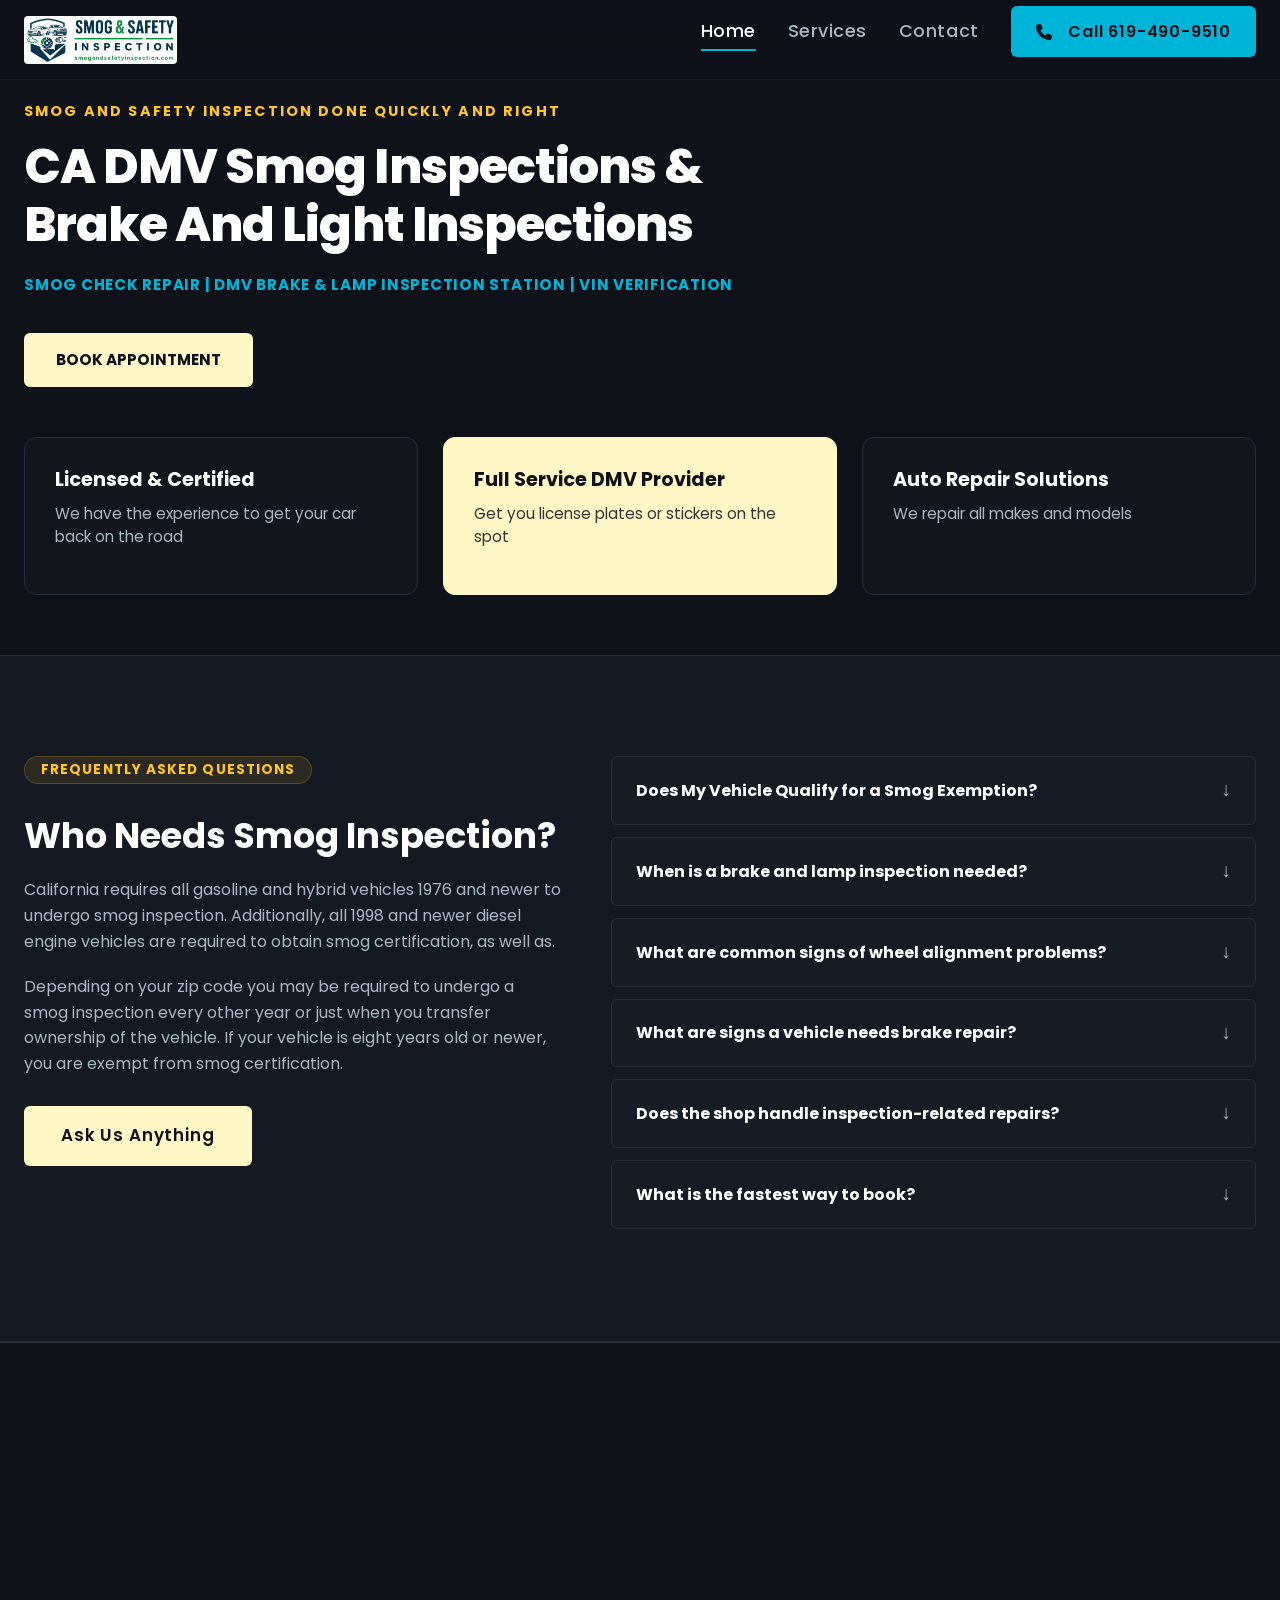
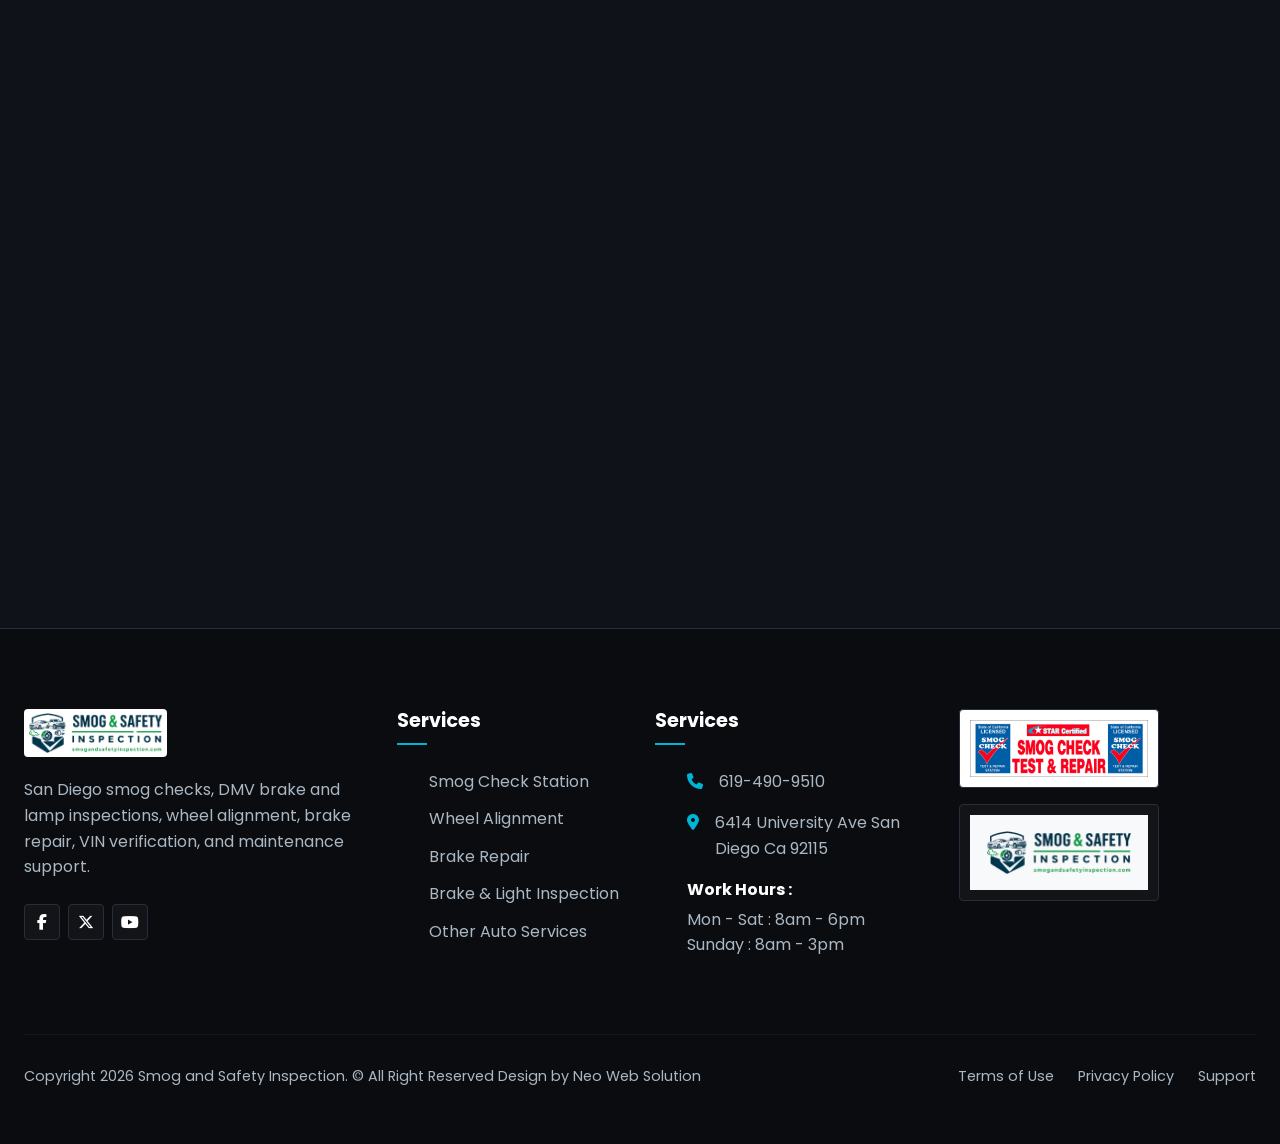
<file: home.html>
<!DOCTYPE html>
<html lang="en">

<head>
  <meta charset="UTF-8">
  <meta name="viewport" content="width=device-width, initial-scale=1.0">
  <title>CA DMV Smog Inspections &amp; Brake and Light Inspections | Smog and Safety Inspection San Diego</title>
  <meta name="description"
    content="Certified STAR smog checks, DMV brake and lamp inspections, wheel alignment, and auto repairs in San Diego, CA. Quality service done quickly and right.">
  <link href="https://cdn.jsdelivr.net/npm/bootstrap@5.3.3/dist/css/bootstrap.min.css" rel="stylesheet"
    integrity="sha384-QWTKZyjpPEjISv5WaRU9OFeRpok6YctnYmDr5pNlyT2bRjXh0JMhjY6hW+ALEwIH" crossorigin="anonymous">
  <link href="https://unpkg.com/aos@2.3.1/dist/aos.css" rel="stylesheet">
  <link href="https://cdnjs.cloudflare.com/ajax/libs/font-awesome/6.6.0/css/all.min.css" rel="stylesheet">
  <link rel="stylesheet" href="assets/css/index.css?v=1.2">
  <link rel="shortcut icon" href="https://www.smogandsafetyinspection.com/wp-content/uploads/2023/09/fav-icon.png"
    type="image/png">
  <style>
    .home-hero {
      background: var(--bg-dark);
      padding: 100px 0 60px 0;
      position: relative;
    }

    .home-hero-subtitle {
      color: var(--accent-orange);
      font-size: 0.9rem;
      font-weight: 700;
      letter-spacing: 0.15em;
      text-transform: uppercase;
      margin-bottom: 15px;
    }

    .home-hero h1 {
      font-size: 3rem;
      line-height: 1.2;
      color: var(--text-white);
      margin-bottom: 20px;
      font-weight: 800;
    }

    .home-hero-subtags {
      font-family: var(--font-heading);
      font-size: 0.95rem;
      font-weight: 700;
      color: var(--primary-blue);
      letter-spacing: 0.05em;
      margin-bottom: 35px;
    }

    .home-hero-btn {
      background: var(--accent-mint);
      color: var(--bg-dark);
      font-weight: 700;
      padding: 15px 32px;
      border-radius: var(--radius-sm);
      text-transform: uppercase;
      font-size: 0.95rem;
      border: none;
      cursor: pointer;
      display: inline-block;
      transition: all 0.3s ease;
      text-decoration: none;
    }

    .home-hero-btn:hover {
      background: var(--accent-orange);
      color: white;
      transform: translateY(-2px);
    }

    /* Feature row overlaying border */
    .hero-feature-row {
      display: grid;
      grid-template-columns: repeat(3, 1fr);
      gap: 25px;
      margin-top: 40px;
    }

    .hero-feature-card {
      background: rgba(255, 255, 255, 0.02);
      border: 1px solid var(--border-color);
      border-radius: var(--radius-md);
      padding: 30px;
      transition: all 0.3s ease;
    }

    .hero-feature-card.active {
      background: var(--accent-mint);
      border-color: var(--accent-mint);
    }

    .hero-feature-card.active h3 {
      color: var(--bg-dark);
    }

    .hero-feature-card.active p {
      color: #333;
    }

    .hero-feature-card h3 {
      font-size: 1.2rem;
      margin-bottom: 12px;
      font-weight: 700;
    }

    .hero-feature-card p {
      font-size: 0.95rem;
      color: var(--text-silver);
      line-height: 1.5;
    }

    /* FAQ section */
    .faq-grid {
      display: grid;
      grid-template-columns: 1fr 1.2fr;
      gap: 50px;
      align-items: flex-start;
    }

    /* Services grid */
    .service-card-v2 {
      background: rgba(255, 255, 255, 0.02);
      border: 1px solid var(--border-color);
      border-radius: var(--radius-md);
      overflow: hidden;
      transition: all 0.3s ease;
      position: relative;
    }

    .service-card-v2:hover {
      transform: translateY(-5px);
      border-color: var(--primary-blue);
      box-shadow: var(--shadow-glow-blue);
    }

    .service-card-v2-img {
      position: relative;
      line-height: 0;
    }

    .service-card-v2-img img {
      width: 100%;
      height: 220px;
      object-fit: cover;
    }

    .service-card-v2-icon {
      position: absolute;
      top: -20px;
      right: 20px;
      background: var(--accent-mint);
      width: 48px;
      height: 48px;
      border-radius: var(--radius-sm);
      display: flex;
      align-items: center;
      justify-content: center;
      border: 1px solid var(--border-color);
    }

    .service-card-v2-icon svg {
      width: 24px;
      height: 24px;
      fill: var(--bg-dark);
    }

    .service-card-v2-body {
      padding: 25px;
      padding-top: 30px;
    }

    .service-card-v2-body h3 {
      font-size: 1.25rem;
      margin-bottom: 12px;
      font-weight: 700;
      color: var(--text-white);
    }

    .service-card-v2-body p {
      font-size: 0.9rem;
      color: var(--text-silver);
      line-height: 1.6;
      margin-bottom: 20px;
      min-height: 48px;
    }

    .service-card-v2-link {
      font-family: var(--font-heading);
      font-weight: 700;
      color: var(--accent-orange);
      text-transform: uppercase;
      font-size: 0.85rem;
      letter-spacing: 0.05em;
      display: flex;
      align-items: center;
      gap: 6px;
      text-decoration: none;
      transition: gap 0.2s ease;
    }

    .service-card-v2-link:hover {
      gap: 10px;
    }

    /* About section image block */
    .about-image-wrapper {
      position: relative;
      text-align: center;
    }

    .about-image-wrapper img {
      max-width: 100%;
      height: auto;
      border-radius: var(--radius-md);
    }

    /* Horizontal Help Bar */
    .help-stats-bar {
      background: linear-gradient(135deg, rgba(var(--primary-blue-rgb), 0.1) 0%, rgba(9, 44, 53, 0.4) 100%);
      border: 1px solid var(--border-color);
      border-radius: var(--radius-md);
      padding: 30px 40px;
      display: flex;
      justify-content: space-between;
      align-items: center;
      margin-top: 50px;
    }

    .help-call-box h4 {
      font-size: 0.95rem;
      color: var(--text-silver);
      margin-bottom: 5px;
      text-transform: uppercase;
      letter-spacing: 0.05em;
    }

    .help-call-box .phone-link {
      font-size: 1.8rem;
      font-weight: 800;
      color: var(--accent-orange);
      text-decoration: none;
    }

    .stats-box-group {
      display: flex;
      gap: 30px;
    }

    .stat-mini-box {
      border: 1px solid rgba(255, 255, 255, 0.05);
      background: rgba(255, 255, 255, 0.01);
      padding: 15px 30px;
      border-radius: var(--radius-sm);
      text-align: center;
    }

    .stat-mini-box h3 {
      font-size: 1.8rem;
      font-weight: 800;
      color: var(--text-white);
      margin-bottom: 2px;
    }

    .stat-mini-box p {
      font-size: 0.8rem;
      color: var(--text-silver);
      text-transform: uppercase;
      letter-spacing: 0.05em;
    }


    .collage-container {
      position: relative;
      height: 450px;
      width: 100%;
    }

    .collage-img-1 {
      position: absolute;
      top: 0;
      left: 0;
      width: 180px;
      height: 130px;
      border-radius: var(--radius-sm);
      border: 4px solid var(--bg-dark);
      z-index: 3;
      object-fit: cover;
    }

    .collage-img-2 {
      position: absolute;
      top: 150px;
      left: 0;
      width: 180px;
      height: 130px;
      border-radius: var(--radius-sm);
      border: 4px solid var(--bg-dark);
      z-index: 3;
      object-fit: cover;
    }

    .collage-img-3 {
      position: absolute;
      top: 30px;
      right: 0;
      width: 320px;
      height: 380px;
      border-radius: var(--radius-sm);
      z-index: 1;
      object-fit: cover;
    }

    /* Why Choose Us Feature items */
    .wcu-item {
      display: flex;
      gap: 20px;
      margin-bottom: 30px;
      align-items: flex-start;
    }

    .wcu-icon-box {
      background: rgba(255, 255, 255, 0.02);
      border: 1px solid var(--border-color);
      width: 48px;
      height: 48px;
      border-radius: var(--radius-sm);
      display: flex;
      align-items: center;
      justify-content: center;
      flex-shrink: 0;
    }

    .wcu-icon-box svg {
      width: 24px;
      height: 24px;
      fill: var(--accent-orange);
    }

    .wcu-info h3 {
      font-size: 1.15rem;
      font-weight: 700;
      color: var(--text-white);
      margin-bottom: 8px;
    }

    .wcu-info p {
      font-size: 0.9rem;
      color: var(--text-silver);
      line-height: 1.5;
    }

    /* Testimonial Bubble Layout*/
    .testi-card {
      background: rgba(255, 255, 255, 0.02);
      border: 1px solid var(--border-color);
      border-radius: var(--radius-md);
      padding: 40px;
      position: relative;
    }

    .testi-quote {
      font-size: 0.95rem;
      color: var(--text-silver);
      line-height: 1.7;
      margin-bottom: 30px;
      position: relative;
    }

    .testi-user {
      display: flex;
      align-items: center;
      justify-content: space-between;
    }

    .testi-user-profile {
      display: flex;
      align-items: center;
      gap: 15px;
    }

    .testi-avatar {
      width: 48px;
      height: 48px;
      border-radius: 50%;
      object-fit: cover;
    }

    .testi-name {
      font-size: 1rem;
      font-weight: 700;
      color: var(--text-white);
    }

    .testi-quote-icon {
      font-size: 2.5rem;
      line-height: 1;
      font-family: var(--font-heading);
      font-weight: 900;
      color: var(--accent-orange);
      opacity: 0.3;
    }

    /* Coupon Dashed Box */
    .coupon-box {
      border: 2px dashed var(--border-color);
      border-radius: var(--radius-md);
      padding: 40px;
      text-align: center;
      max-width: 800px;
      margin: 60px auto 0 auto;
    }

    .coupon-box h3 {
      font-size: 1.6rem;
      margin-bottom: 24px;
      font-weight: 700;
      color: var(--text-white);
      line-height: 1.4;
    }

    /* Shaking Hands Contact Layout*/
    .get-in-touch-wrapper {
      background-image: linear-gradient(rgba(4, 60, 79, 0.9), rgba(4, 60, 79, 0.9)), url('assets/images/smog-check-station-1.jpg');
      background-size: cover;
      background-position: center;
      border-radius: var(--radius-md);
      border: 1px solid var(--border-color);
      padding: 50px;
      display: flex;
      flex-direction: column;
      justify-content: center;
    }

    @media (max-width: 991px) {

      .faq-grid,
      .hero-feature-row,
      .help-stats-bar,
      .collage-container {
        grid-template-columns: 1fr;
        gap: 30px;
      }

      .collage-container {
        height: auto;
      }

      .collage-img-1,
      .collage-img-2,
      .collage-img-3 {
        position: static;
        width: 100%;
        height: 250px;
        margin-bottom: 15px;
        border: none;
      }

      .get-in-touch-wrapper {
        padding: 30px;
      }
    }
  </style>
</head>

<body>

  <!-- Sticky Header Navigation -->
  <header>
    <div class="container nav-container">
      <a href="home.html" class="logo" id="logo-link">
        <img src="assets/images/logo.png" alt="Smog &amp; Safety Inspection" class="header-logo-img">
      </a>

      <button class="menu-toggle" aria-label="Toggle Menu" aria-expanded="false" id="menu-btn">
        <i class="fa-solid fa-bars burger-icon"></i>
        <i class="fa-solid fa-xmark close-icon d-none-init"></i>
      </button>

      <ul class="nav-menu" id="menu-list">
        <li class="nav-item active"><a href="home.html">Home</a></li>
        <li class="nav-item nav-dropdown" id="dropdown-menu">
          <a href="#">Services</a>
          <ul class="nav-dropdown-menu">
            <li class="dropdown-item"><a href="smog-check-station.html">Smog Check Station</a></li>
            <li class="dropdown-item"><a href="brake-and-lamp-inspection.html">Brake &amp; Lamp Inspection</a></li>
            <li class="dropdown-item"><a href="wheel-alignment.html">Wheel Alignment</a></li>
            <li class="dropdown-item"><a href="brake-repair.html">Brake Repair</a></li>
            <li class="dropdown-item"><a href="other-auto-services.html">Other Auto Services</a></li>
          </ul>
        </li>
        <li class="nav-item "><a href="contact.html">Contact</a></li>
        <li class="nav-item-cta">
          <a href="tel:619-490-9510" class="cta-header-btn" id="phone-cta">
            <i class="fa-solid fa-phone me-2"></i>
            <span>Call 619-490-9510</span>
          </a>
        </li>
      </ul>
    </div>
  </header>

  <!-- Hero Section-->
  <section class="home-hero">
    <div class="container">
      <div class="u-style-78" data-aos="fade-up">
        <div class="home-hero-subtitle">Smog and Safety Inspection Done Quickly and Right</div>
        <h1>CA DMV Smog Inspections &amp; Brake And Light Inspections</h1>
        <div class="home-hero-subtags">SMOG CHECK REPAIR | DMV BRAKE &amp; LAMP INSPECTION STATION | VIN VERIFICATION
        </div>
        <a href="contact.html" class="home-hero-btn">Book Appointment</a>
      </div>

      <!-- Bottom Overlay Cards -->
      <div class="hero-feature-row">
        <!-- Card 1 -->
        <div class="hero-feature-card" data-aos="fade-up" data-aos-delay="100">
          <h3 class="u-style-79">Licensed &amp; Certified</h3>
          <p>We have the experience to get your car back on the road</p>
        </div>
        <!-- Card 2 -->
        <div class="hero-feature-card active" data-aos="fade-up" data-aos-delay="200">
          <h3>Full Service DMV Provider</h3>
          <p>Get you license plates or stickers on the spot</p>
        </div>
        <!-- Card 3 -->
        <div class="hero-feature-card" data-aos="fade-up" data-aos-delay="300">
          <h3 class="u-style-79">Auto Repair Solutions</h3>
          <p>We repair all makes and models</p>
        </div>
      </div>
    </div>
  </section>

  <!-- FAQ Section-->
  <section class="section-padding info-section u-style-7">
    <div class="container faq-grid">
      <!-- Left side header -->
      <div data-aos="fade-right">
        <span class="badge">Frequently Asked Questions</span>
        <h2 class="u-style-1">Who Needs Smog Inspection?</h2>
        <p class="u-style-89">
          California requires all gasoline and hybrid vehicles 1976 and newer to undergo smog inspection. Additionally,
          all 1998 and newer diesel engine vehicles are required to obtain smog certification, as well as.
        </p>
        <p class="u-style-88">
          Depending on your zip code you may be required to undergo a smog inspection every other year or just when you
          transfer ownership of the vehicle. If your vehicle is eight years old or newer, you are exempt from smog
          certification.
        </p>
        <a href="contact.html" class="btn btn-orange u-style-90">Ask Us Anything</a>
      </div>

      <!-- Right side accordions -->
      <div class="faq-accordion" data-aos="fade-left">
        <div class="faq-item u-style-91">
          <div class="faq-header u-style-92">
            <h4 class="u-style-93">Does My Vehicle Qualify for a Smog Exemption?</h4>
            <span class="faq-icon u-style-94">&darr;</span>
          </div>
          <div class="faq-body u-style-95">
            Your vehicle is exempt from smog inspections if it falls into one of the following categories:

            Gasoline-powered, 1975 year model or older
            Diesel-powered manufactured before 1998 or with a Gross Vehicle Weight Rating (GVWR) over 14,000 lbs
            Electric
            Natural gas-powered with a GVWR over 14,000 lbs
            Motorcycle
            Trailer
          </div>
        </div>

        <div class="faq-item u-style-91">
          <div class="faq-header u-style-92">
            <h4 class="u-style-93">When is a brake and lamp inspection needed?</h4>
            <span class="faq-icon u-style-94">&darr;</span>
          </div>
          <div class="faq-body u-style-95">
            A brake and lamp inspection is commonly required by the California DMV for revived salvage title vehicles,
            vehicles being imported from out of state, or when resolving a defect citation issued by the Highway Patrol.
          </div>
        </div>

        <div class="faq-item u-style-91">
          <div class="faq-header u-style-92">
            <h4 class="u-style-93">What are common signs of wheel alignment problems?</h4>
            <span class="faq-icon u-style-94">&darr;</span>
          </div>
          <div class="faq-body u-style-95">
            Common signs include the vehicle pulling strongly to one side, uneven or rapid tire wear, steering wheel
            being crooked or off-center when driving straight, and squealing tires.
          </div>
        </div>

        <div class="faq-item u-style-91">
          <div class="faq-header u-style-92">
            <h4 class="u-style-93">What are signs a vehicle needs brake repair?</h4>
            <span class="faq-icon u-style-94">&darr;</span>
          </div>
          <div class="faq-body u-style-95">
            Warning signs include grinding or squealing noises under braking, a spongy or soft brake pedal, vibration or
            pulsing in the steering wheel, and the brake dashboard warning light coming on.
          </div>
        </div>

        <div class="faq-item u-style-91">
          <div class="faq-header u-style-92">
            <h4 class="u-style-93">Does the shop handle inspection-related repairs?</h4>
            <span class="faq-icon u-style-94">&darr;</span>
          </div>
          <div class="faq-body u-style-95">
            Yes, we are a licensed test-and-repair station. If your vehicle fails a smog test, we can diagnose and
            complete the necessary repairs in-house.
          </div>
        </div>

        <div class="faq-item u-style-91">
          <div class="faq-header u-style-92">
            <h4 class="u-style-93">What is the fastest way to book?</h4>
            <span class="faq-icon u-style-94">&darr;</span>
          </div>
          <div class="faq-body u-style-95">
            The absolute fastest way is to call the shop directly at 619-490-9510. You can also visit our shop or submit
            a request on our contact page.
          </div>
        </div>
      </div>
    </div>
  </section>

  <!-- Services Section  -->
  <section class="section-padding u-style-7">
    <div class="container">
      <div class="u-style-80" data-aos="fade-up">
        <span class="badge">Our Services</span>
        <h2 class="u-style-81">Delivering Superior Smog Inspection &amp; Repair Solutions</h2>
      </div>

      <div class="grid-3 u-style-18">
        <!-- Card 1: Smog Check -->
        <div class="service-card-v2" data-aos="fade-up" data-aos-delay="0">
          <div class="service-card-v2-img">
            <img src="assets/images/service-v1.jpg" alt="Smog Check Station">
            <div class="service-card-v2-icon">
              <!-- Smog icon -->
              <svg viewBox="0 0 24 24">
                <path
                  d="M19 3H5c-1.1 0-2 .9-2 2v14c0 1.1.9 2 2 2h14c1.1 0 2-.9 2-2V5c0-1.1-.9-2-2-2zm-2 10H7v-2h10v2zm0-4H7V7h10v2z" />
              </svg>
            </div>
          </div>
          <div class="service-card-v2-body">
            <h3>SMOG CHECK STATION</h3>
            <p>In order to keep vehicle emissions from harming California's air quality</p>
            <a href="smog-check-station.html" class="service-card-v2-link">Read More &rarr;</a>
          </div>
        </div>

        <!-- Card 2: Wheel Alignment -->
        <div class="service-card-v2" data-aos="fade-up" data-aos-delay="100">
          <div class="service-card-v2-img">
            <img src="assets/images/service-v2.jpg" alt="Wheel Alignment">
            <div class="service-card-v2-icon">
              <!-- Steering Wheel icon -->
              <svg viewBox="0 0 24 24">
                <path
                  d="M12 2C6.48 2 2 6.48 2 12s4.48 10 10 10 10-4.48 10-10S17.52 2 12 2zm0 18c-4.41 0-8-3.59-8-8s3.59-8 8-8 8 3.59 8 8-3.59 8-8 8z" />
              </svg>
            </div>
          </div>
          <div class="service-card-v2-body">
            <h3>WHEEL ALIGNMENT</h3>
            <p>Vehicle wheels perform best when they're lined up according to manufacturer specifications</p>
            <a href="wheel-alignment.html" class="service-card-v2-link">Read More &rarr;</a>
          </div>
        </div>

        <!-- Card 3: Brake Repair -->
        <div class="service-card-v2" data-aos="fade-up" data-aos-delay="200">
          <div class="service-card-v2-img">
            <img src="assets/images/service-v3.jpg" alt="Brake Repair">
            <div class="service-card-v2-icon">
              <!-- Wheel/Brake icon -->
              <svg viewBox="0 0 24 24">
                <path
                  d="M12 2C6.48 2 2 6.48 2 12s4.48 10 10 10 10-4.48 10-10S17.52 2 12 2zm0 18c-4.41 0-8-3.59-8-8s3.59-8 8-8 8 3.59 8 8-3.59 8-8 8z" />
              </svg>
            </div>
          </div>
          <div class="service-card-v2-body">
            <h3>BRAKE REPAIR</h3>
            <p>Properly working brakes are essential to keeping you and your passengers safe on the road.</p>
            <a href="brake-repair.html" class="service-card-v2-link">Read More &rarr;</a>
          </div>
        </div>

        <!-- Card 4: Brake & Light Inspection -->
        <div class="service-card-v2" data-aos="fade-up" data-aos-delay="300">
          <div class="service-card-v2-img">
            <img src="assets/images/service-l-v4.jpg" alt="Brake &amp; Light Inspection">
            <div class="service-card-v2-icon">
              <!-- Car/Lamp icon -->
              <svg viewBox="0 0 24 24">
                <path
                  d="M18.92 6.01C18.72 5.42 18.16 5 17.5 5h-11c-.66 0-1.21.42-1.42.99L3 12v8c0 .55.45 1 1 1h1c.55 0 1-.45 1-1v-1h12v1c0 .55.45 1 1 1h1c.55 0 1-.45 1-1v-8l-2.08-5.99zM6.5 16c-.83 0-1.5-.67-1.5-1.5S5.67 13 6.5 13s1.5.67 1.5 1.5S7.33 16 6.5 16zm11 0c-.83 0-1.5-.67-1.5-1.5s.67-1.5 1.5-1.5 1.5.67 1.5 1.5-.67 1.5-1.5 1.5z" />
              </svg>
            </div>
          </div>
          <div class="service-card-v2-body">
            <h3>BRAKE &amp; Light INSPECTION</h3>
            <p>The Smog DMV requires that any salvaged or junked vehicle is in safe, roadworthy condition before being
              retitled.</p>
            <a href="brake-and-lamp-inspection.html" class="service-card-v2-link">Read More &rarr;</a>
          </div>
        </div>

        <!-- Card 5: Other Auto Services -->
        <div class="service-card-v2" data-aos="fade-up" data-aos-delay="400">
          <div class="service-card-v2-img">
            <img src="assets/images/service-v5.jpg" alt="Other Auto Services">
            <div class="service-card-v2-icon">
              <!-- Tools/Engine icon -->
              <svg viewBox="0 0 24 24">
                <path
                  d="M22.7 19l-9.1-9.1c.9-2.3.4-5-1.5-6.9-2-2-5-2.4-7.4-1.3L9 6 6 9 1.6 4.3C.5 6.7.9 9.8 2.9 11.8c1.9 1.9 4.6 2.4 6.9 1.5l9.1 9.1c.4.4 1 .4 1.4 0l2.3-2.3c.5-.4.5-1.1.1-1.6z" />
              </svg>
            </div>
          </div>
          <div class="service-card-v2-body">
            <h3>OTHER AUTO SERVICES</h3>
            <p>A well-maintained vehicle is the best defense against breakdowns and complicated repairs.</p>
            <a href="other-auto-services.html" class="service-card-v2-link">Read More &rarr;</a>
          </div>
        </div>

        <!-- Card 6: Schedule Appointment -->
        <div class="service-card-v2 u-style-82" data-aos="fade-up" data-aos-delay="500">
          <div class="service-card-v2-img">
            <img src="assets/images/service-v6.jpg" alt="Schedule Appointment">
            <div class="service-card-v2-icon u-style-83">
              <!-- Calendar/Appointment icon -->
              <svg viewBox="0 0 24 24" class="u-style-84">
                <path
                  d="M19 4h-1V2h-2v2H8V2H6v2H5c-1.11 0-1.99.9-1.99 2L3 20c0 1.1.89 2 2 2h14c1.1 0 2-.9 2-2V6c0-1.1-.9-2-2-2zm0 16H5V10h14v10zm-7-3h5v-5h-5v5z" />
              </svg>
            </div>
          </div>
          <div class="service-card-v2-body">
            <h3>SCHEDULE APPOINTMENT</h3>
            <p>At Smog and Safety Inspection in San Diego, we provide a comprehensive approach to auto service.</p>
            <a href="contact.html" class="service-card-v2-link u-style-85">Contact Now &rarr;</a>
          </div>
        </div>
      </div>
    </div>
  </section>



  <!-- Who We Are & Consultation Section-->
  <section class="section-padding u-style-7">
    <div class="container grid-3 u-style-96" data-aos="fade-up">
      <!-- Left: Who We Are Text & Badges -->
      <div data-aos="fade-right" data-aos-delay="100">
        <span class="badge">Who We Are ?</span>
        <h2 class="u-style-13">Smog Detailing And Repair Services You Can Rely On</h2>
        <p class="u-style-97">
          Introducing Smog And Safety Inspection, your trusted choice in San Diego County. For over 12 years, we've been
          serving San Diego, CA, renowned for our swift and efficient smog testing services. With a sole focus on smog
          testing, we offer short wait times, no appointments necessary (though available upon request), and an enticing
          deal: $46.75 Smog Coupon Pass or a free retest for 2000 and newer vehicles within 30 days of the initial test,
          with an additional $8.25 certificate fee. For 1999 and older vehicles, add $10. This exclusive offer, not
          combinable with other coupons, requires coupon presentation. We cover all your smog testing needs, including
          DMV Smog Inspection and Diesel Smog Check. Trust us for your smog testing needs in San Diego County.
        </p>

        <!-- Compliance Badges and Contact CTA -->
        <div class="u-style-98">
          <img src="assets/images/california_license.png" alt="" class="img-fluid">
        </div>

        <div class="u-style-104">
          <a href="contact.html" class="btn btn-orange u-style-90">Contact Us Now</a>
          <a href="tel:619-490-9510" class="u-style-105">
            <svg width="18" height="18" fill="currentColor" viewBox="0 0 24 24" class="u-style-106">
              <path
                d="M6.62 10.79a15.15 15.15 0 0 0 6.59 6.59l2.2-2.2c.27-.27.67-.36 1.02-.24 1.12.37 2.33.57 3.57.57.55 0 1 .45 1 1V20c0 .55-.45 1-1 1-9.39 0-17-7.61-17-17 0-.55.45-1 1-1h3.5c.55 0 1 .45 1 1 0 1.25.2 2.45.57 3.57.11.35.03.74-.25 1.02l-2.2 2.2z" />
            </svg>
            619-490-9510
          </a>
        </div>
      </div>

      <!-- Center: Mechanic leaning-->
      <div class="about-image-wrapper" data-aos="zoom-in" data-aos-delay="200">
        <img src="assets/images/serviceman-sitting-on-tires.png" alt="Our Technicians" class="u-style-107">
      </div>

      <!-- Right: Free Consultation Form -->
      <div class="sidebar-box m-0" data-aos="fade-left" data-aos-delay="300">
        <h4>Get A Free Consultation</h4>
        <form id="home-consultation-form" class="contact-form u-style-37">
          <div class="form-group mb-2">
            <input type="text" id="home-consult-name" class="form-control u-style-38" placeholder="Name" required>
          </div>
          <div class="form-group mb-2">
            <input type="email" id="home-consult-email" class="form-control u-style-38" placeholder="Email" required>
          </div>
          <div class="form-group mb-2">
            <input type="tel" id="home-consult-phone" class="form-control u-style-38" placeholder="Phone" required>
          </div>
          <div class="form-group mb-2">
            <input type="text" id="home-consult-subject" class="form-control u-style-38" placeholder="Subject" required>
          </div>
          <div class="form-group u-style-39">
            <textarea id="home-consult-message" class="form-control u-style-38" placeholder="Comment or Message"
              rows="4" required></textarea>
          </div>
          <button type="submit" class="btn btn-orange u-style-40">Schedule Now</button>
        </form>
      </div>
    </div>
  </section>

  <!-- Help & Stats Row-->
  <section class="container u-style-112">
    <div class="help-stats-bar" data-aos="fade-up">
      <!-- Call us box -->
      <div class="help-call-box">
        <h4>Any Help ? Call Us</h4>
        <a href="tel:619-490-9510" class="phone-link">619-490-9510</a>
      </div>

      <!-- Stats Box Group -->
      <div class="stats-box-group">
        <div class="stat-mini-box">
          <h3>250+</h3>
          <p>Project Complete</p>
        </div>
        <div class="stat-mini-box">
          <h3>1.5K</h3>
          <p>Happy Customer</p>
        </div>
      </div>
    </div>
  </section>

  <!-- Why Choose Us Section-->
  <section class="section-padding u-style-7">
    <div class="container grid-2 u-style-86">
      <!-- Left side overlapping images collage -->
      <div class="collage-container" data-aos="fade-right">
        <img src="assets/images/mechanic-in-overalls.jpg" alt="Under chassis alignment check" class="collage-img-1">
        <img src="assets/images/brake-lamp-service.jpg" alt="Brake pad replacement check" class="collage-img-2">
        <img src="assets/images/blow-the-air-in-break.jpg" alt="Mechanic testing exhaust values" class="collage-img-3">
      </div>

      <!-- Right side details -->
      <div data-aos="fade-left">
        <span class="badge">Why Choose Us ?</span>
        <h2 class="u-style-87">Unleash The Sparkle, Car Smog Inspection And Repair Excellence</h2>
        <p class="u-style-88">
          At Smog, we take pride in delivering the highest standards of excellence in car smog inspection and repair
          services. Our commitment to your vehicle's performance and environmental compliance is unwavering.
        </p>

        <!-- Feature elements -->
        <div class="wcu-item">
          <div class="wcu-icon-box">
            <!-- Expertise icon -->
            <svg viewBox="0 0 24 24">
              <path
                d="M12 2C6.48 2 2 6.48 2 12s4.48 10 10 10 10-4.48 10-10S17.52 2 12 2zm1 17h-2v-2h2v2zm2.07-7.75l-.9.92C13.45 12.9 13 13.5 13 15h-2v-.5c0-1.1.45-2.1 1.17-2.83l1.24-1.26c.37-.36.59-.86.59-1.41 0-1.1-.9-2-2-2s-2 .9-2 2H7c0-2.76 2.24-5 5-5s5 2.24 5 5c0 1.04-.42 1.99-1.07 2.75z" />
            </svg>
          </div>
          <div class="wcu-info">
            <h3>Expertise &amp; Experience</h3>
            <p>With years of experience, our team is well-versed in the intricacies of smog inspections and repairs.</p>
          </div>
        </div>

        <div class="wcu-item">
          <div class="wcu-icon-box">
            <!-- Attention icon -->
            <svg viewBox="0 0 24 24">
              <path
                d="M12 2C6.48 2 2 6.48 2 12s4.48 10 10 10 10-4.48 10-10S17.52 2 12 2zm-2 15l-5-5 1.41-1.41L10 14.17l7.59-7.59L19 8l-9 9z" />
            </svg>
          </div>
          <div class="wcu-info">
            <h3>Attention To Detail</h3>
            <p>In addition to smog services, we offer exterior detailing to give your vehicle that extra shine and
              protection.</p>
          </div>
        </div>

        <div class="wcu-item">
          <div class="wcu-icon-box">
            <!-- Satisfaction icon -->
            <svg viewBox="0 0 24 24">
              <path
                d="M12 2C6.48 2 2 6.48 2 12s4.48 10 10 10 10-4.48 10-10S17.52 2 12 2zm1 17h-2v-6h2v6zm0-8h-2V7h2v4z" />
            </svg>
          </div>
          <div class="wcu-info">
            <h3>Customer Satisfaction</h3>
            <p>We believe in clear communication and provide you with a transparent process from start to finish.</p>
          </div>
        </div>
      </div>
    </div>
  </section>

  <!-- Testimonials & Dashed Coupon -->
  <section class="section-padding info-section u-style-7">
    <div class="container">
      <div class="u-style-80" data-aos="fade-up">
        <span class="badge">Testimonial</span>
        <h2 class="u-style-81">What They Say About Us ?</h2>
      </div>

      <div class="grid-2 u-style-11">
        <!-- Left: Card -->
        <div class="testi-card" data-aos="fade-right">
          <p class="testi-quote">
            "I had an amazing experience with Travice. They transformed my car from looking dull and worn-out to a
            show-stopper. The attention to detail was impeccable, and the exterior detailing made my car shine like it
            was brand new. Not only that, but their expertise in diagnosing and repairing a persistent engine issue
            saved me from costly repairs down the line. I highly recommend their services for anyone looking for
            top-notch car detailing and repair"
          </p>
          <div class="testi-user">
            <div class="testi-user-profile">
              <img src="assets/images/testimonial_img.png" alt="Dyas Kardinal" class="testi-avatar">
              <span class="testi-name">Dyas Kardinal</span>
            </div>
            <span class="testi-quote-icon">99</span>
          </div>
        </div>
        <!-- Right: Image -->
        <div class="testimonial-image" data-aos="fade-left">
          <img src="assets/images/testimonial_img.png" alt="Happy Customer with Car" class="u-style-108">
        </div>
      </div>

      <!-- Dashed 25% Off Box -->
      <div class="coupon-box" data-aos="zoom-in" data-aos-delay="200">
        <h3>Use Our Services &amp; Get 25% Cut Off For Every Service Until End Of Month</h3>
        <a href="contact.html" class="btn btn-orange u-style-109">Make An Appointment Now</a>
      </div>
    </div>
  </section>

  <!-- Bottom Handshaking Contact Layout-->
  <section class="section-padding u-style-7">
    <div class="container grid-2 u-style-110">
      <!-- Left Column: Form -->
      <div class="sidebar-box u-style-61" data-aos="fade-right">
        <h3 class="u-style-62">Get In Touch With Us</h3>
        <form id="bottom-git-form" class="contact-form u-style-37">
          <div class="u-style-60">
            <input type="text" id="git-first-name" class="form-control u-style-38" placeholder="First Name" required>
            <input type="text" id="git-last-name" class="form-control u-style-38" placeholder="Last Name" required>
          </div>
          <div class="form-group" class="mb-3">
            <input type="email" id="git-email" class="form-control u-style-38" placeholder="Your Email" required>
          </div>
          <div class="form-group" class="mb-3">
            <input type="tel" id="git-phone" class="form-control u-style-38" placeholder="Phone" required>
          </div>
          <div class="u-style-60">
            <input type="text" id="git-date" class="form-control u-style-38" placeholder="Date" required>
            <input type="text" id="git-time" class="form-control u-style-38" placeholder="Time" required>
          </div>
          <div class="form-group" class="mb-3">
            <input type="text" id="git-subject" class="form-control u-style-38" placeholder="Subject" required>
          </div>
          <div class="form-group mb-3">
            <textarea id="git-message" class="form-control u-style-38" placeholder="Message" rows="4"
              required></textarea>
          </div>
          <button type="submit" class="btn btn-orange u-style-40">Get In Touch</button>
        </form>
      </div>

      <!-- Right Column: Handshaking visual panel -->
      <div class="get-in-touch-wrapper" data-aos="fade-left">
        <span class="badge u-style-65">Contact Us</span>
        <h2 class="u-style-111">Get In Touch</h2>
        <p class="u-style-88">
          We provide a holistic approach to auto services, focusing on routine maintenance, inspections, and repairs,
          all aimed at ensuring your safety while driving.
        </p>

        <!-- Information rows -->
        <div class="u-style-68">
          <div class="u-style-69">
            <span class="u-style-70">&#9742;</span>
            <a href="tel:619-490-9510" class="u-style-71">619-490-9510</a>
          </div>
          <div class="u-style-72">
            <span class="u-style-73">&#128205;</span>
            <span class="u-style-74">6414 University Ave San Diego Ca 92115</span>
          </div>
        </div>

        <!-- Smog licensing badge -->
        <div class="">
          <!-- Smog Check emblem -->
          <img src="assets/images/california_license.png" alt="" class="img-fluid w-50">
        </div>
      </div>
    </div>
  </section>

  <!-- Next Step CTA Banner -->
  <section class="next-step-cta" data-aos="zoom-in">
    <div class="container next-step-grid">
      <div class="next-step-content">
        <h5>Need the next step?</h5>
        <h2>Call the shop and explain what your DMV notice, vehicle, or dashboard warning is indicating.</h2>
        <p>Smog and Safety Inspection can help direct you to the right service, including smog testing, brake and lamp
          inspections, brake repair, wheel alignment, VIN verification, maintenance, and more.</p>
      </div>
      <div class="next-step-buttons">
        <a href="tel:619-490-9510" class="btn btn-black" id="cta-footer-call">Call 619-490-9510</a>
        <a href="https://maps.google.com/?q=6414+University+Ave,+San+Diego,+CA+92115" target="_blank"
          class="btn btn-white" id="cta-footer-directions">Get directions</a>
      </div>
    </div>
  </section>

  <!-- Footer -->
  <footer>
    <div class="container">
      <div class="footer-grid footer-grid-four-cols">
        <!-- Col 1 -->
        <div class="footer-col">
          <img src="assets/images/logo.png" alt="Smog &amp; Safety Inspection" class="footer-logo-img">
          <p class="footer-desc text-silver fs-6">
            San Diego smog checks, DMV brake and lamp inspections, wheel alignment, brake repair, VIN verification, and
            maintenance support.
          </p>
          <div class="d-flex gap-2 mt-3">
            <a href="#" class="footer-social-link">
              <i class="fa-brands fa-facebook-f"></i>
            </a>
            <a href="#" class="footer-social-link">
              <i class="fa-brands fa-x-twitter"></i>
            </a>
            <a href="#" class="footer-social-link">
              <i class="fa-brands fa-youtube"></i>
            </a>
          </div>
        </div>

        <!-- Col 2 -->
        <div class="footer-col">
          <h4>Services</h4>
          <ul class="footer-links">
            <li><a href="smog-check-station.html">Smog Check Station</a></li>
            <li><a href="wheel-alignment.html">Wheel Alignment</a></li>
            <li><a href="brake-repair.html">Brake Repair</a></li>
            <li><a href="brake-and-lamp-inspection.html">Brake &amp; Light Inspection</a></li>
            <li><a href="other-auto-services.html">Other Auto Services</a></li>
          </ul>
        </div>

        <!-- Col 3 -->
        <div class="footer-col">
          <h4>Services</h4>
          <ul class="footer-links pe-none">
            <li class="d-flex align-items-center gap-2 mb-3 text-silver">
              <i class="fa-solid fa-phone text-primary-blue me-2"></i>
              <span>619-490-9510</span>
            </li>
            <li class="d-flex align-items-start gap-2 mb-3 text-silver">
              <i class="fa-solid fa-location-dot text-primary-blue me-2 mt-1"></i>
              <span>6414 University Ave San Diego Ca 92115</span>
            </li>
            <li class="text-silver">
              <strong class="d-block text-white mb-1">Work Hours :</strong>
              <div class="fs-6">Mon - Sat : 8am - 6pm</div>
              <div class="fs-6">Sunday : 8am - 3pm</div>
            </li>
          </ul>
        </div>

        <!-- Col 4 -->
        <div class="footer-col d-flex flex-column gap-3 align-items-start">
          <!-- State of California Image-->
          <div class="footer-badge-cali">
            <img src="assets/images/california_license.png" alt="" class="img-fluid">
          </div>
          <!-- Logo -->
          <div class="footer-badge-logo">
            <span class="footer-badge-logo-text"><img src="assets/images/logo.png" alt=""
                class="img-fluid bg-light p-3"></span>
          </div>
        </div>
      </div>

      <div class="footer-bottom">
        <p>Copyright 2026 Smog and Safety Inspection. &copy; All Right Reserved Design by Neo Web Solution</p>
        <ul class="footer-legal-links">
          <li><a href="home.html">Terms of Use</a></li>
          <li><a href="home.html">Privacy Policy</a></li>
          <li><a href="home.html">Support</a></li>
        </ul>
      </div>
    </div>
  </footer>

  <script src="https://cdn.jsdelivr.net/npm/bootstrap@5.3.3/dist/js/bootstrap.bundle.min.js"
    integrity="sha384-YvpcrYf0tY3lHB60NNkmXc5s9fDVZLESaAA55NDzOxhy9GkcIdslK1eN7N6jIeHz"
    crossorigin="anonymous"></script>
  <script src="https://unpkg.com/aos@2.3.1/dist/aos.js"></script>
  <script src="assets/js/main.js"></script>
  <script>
    // FAQ Accordion functionality
    document.querySelectorAll('.faq-header').forEach(header => {
      header.addEventListener('click', () => {
        const item = header.parentElement;
        const body = item.querySelector('.faq-body');
        const icon = header.querySelector('.faq-icon');

        // Toggle this item
        if (body.style.display === 'block') {
          body.style.display = 'none';
          icon.innerHTML = '&darr;';
          item.style.background = 'rgba(255,255,255,0.01)';
        } else {
          // Close other items
          document.querySelectorAll('.faq-item').forEach(otherItem => {
            otherItem.querySelector('.faq-body').style.display = 'none';
            otherItem.querySelector('.faq-icon').innerHTML = '&darr;';
            otherItem.style.background = 'rgba(255,255,255,0.01)';
          });
          body.style.display = 'block';
          icon.innerHTML = '&uarr;';
          item.style.background = 'rgba(255,255,255,0.03)';
        }
      });
    });
  </script>
</body>

</html>
</file>
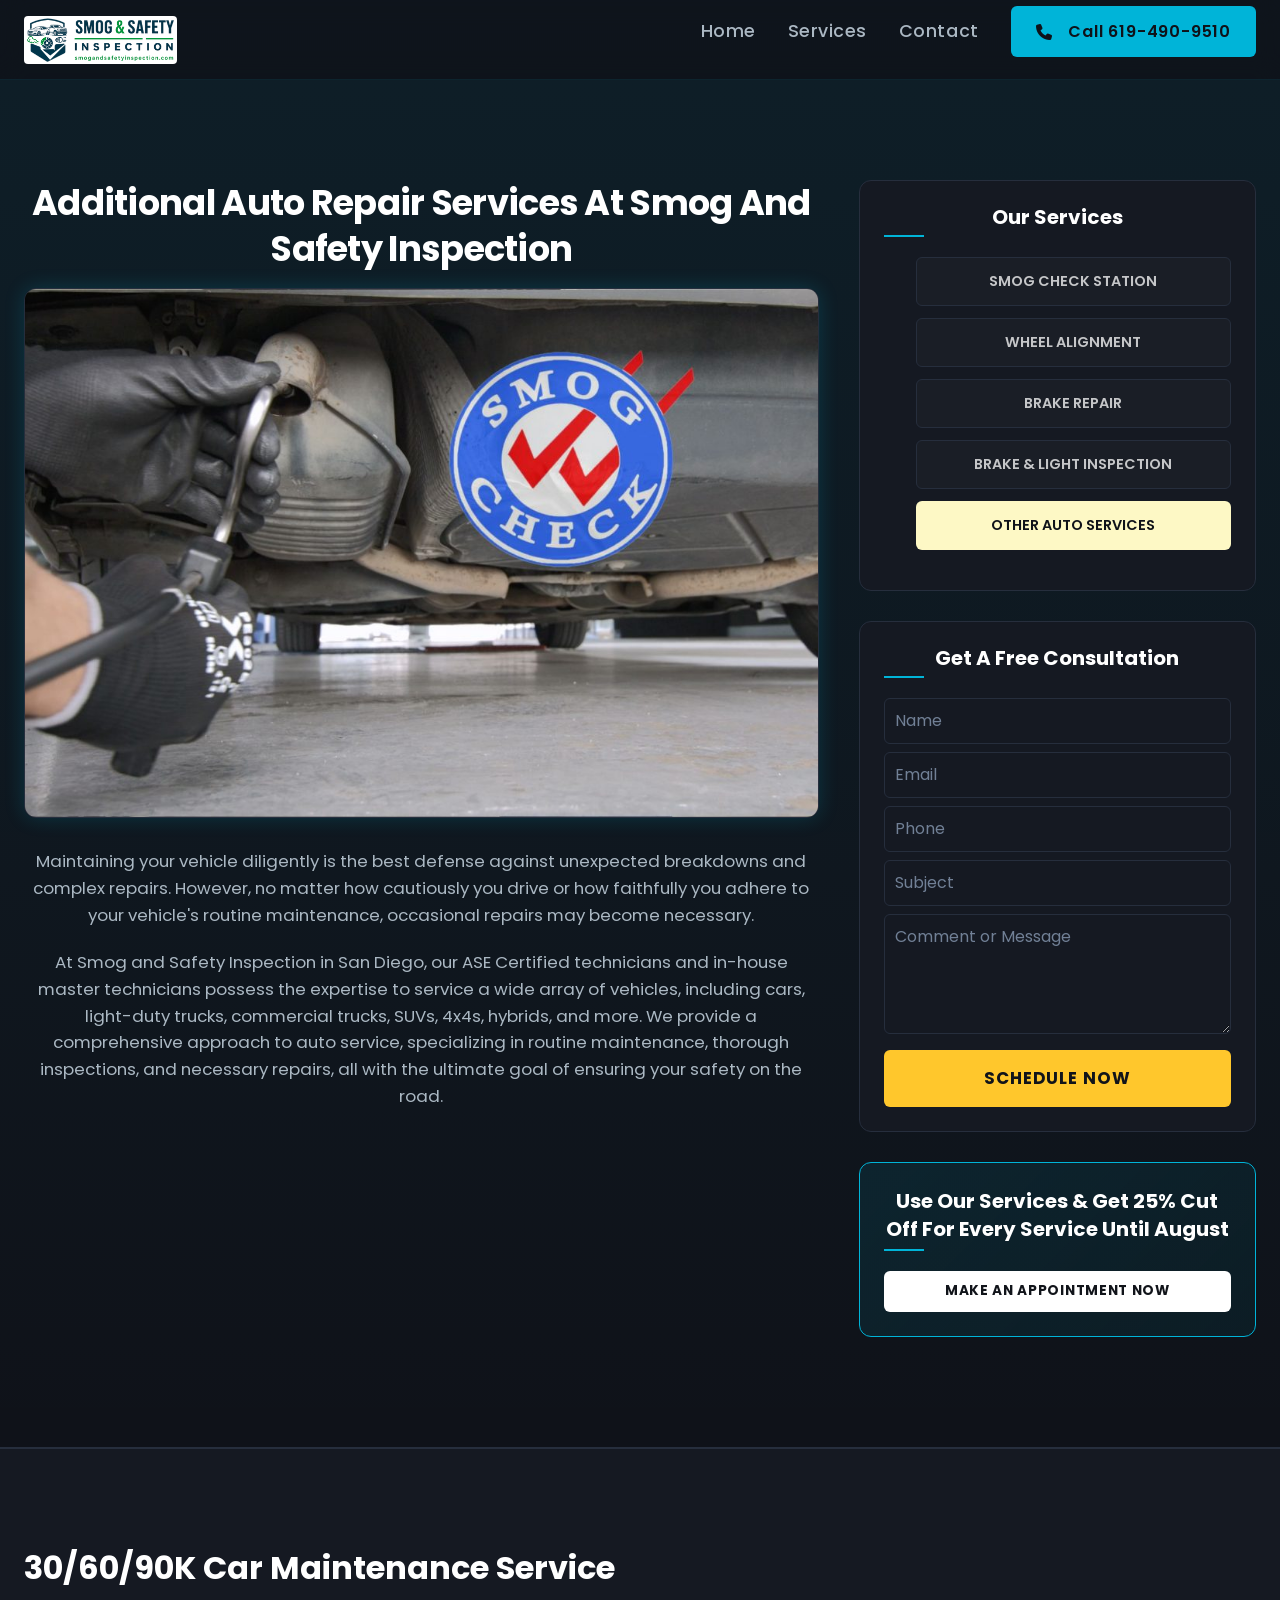
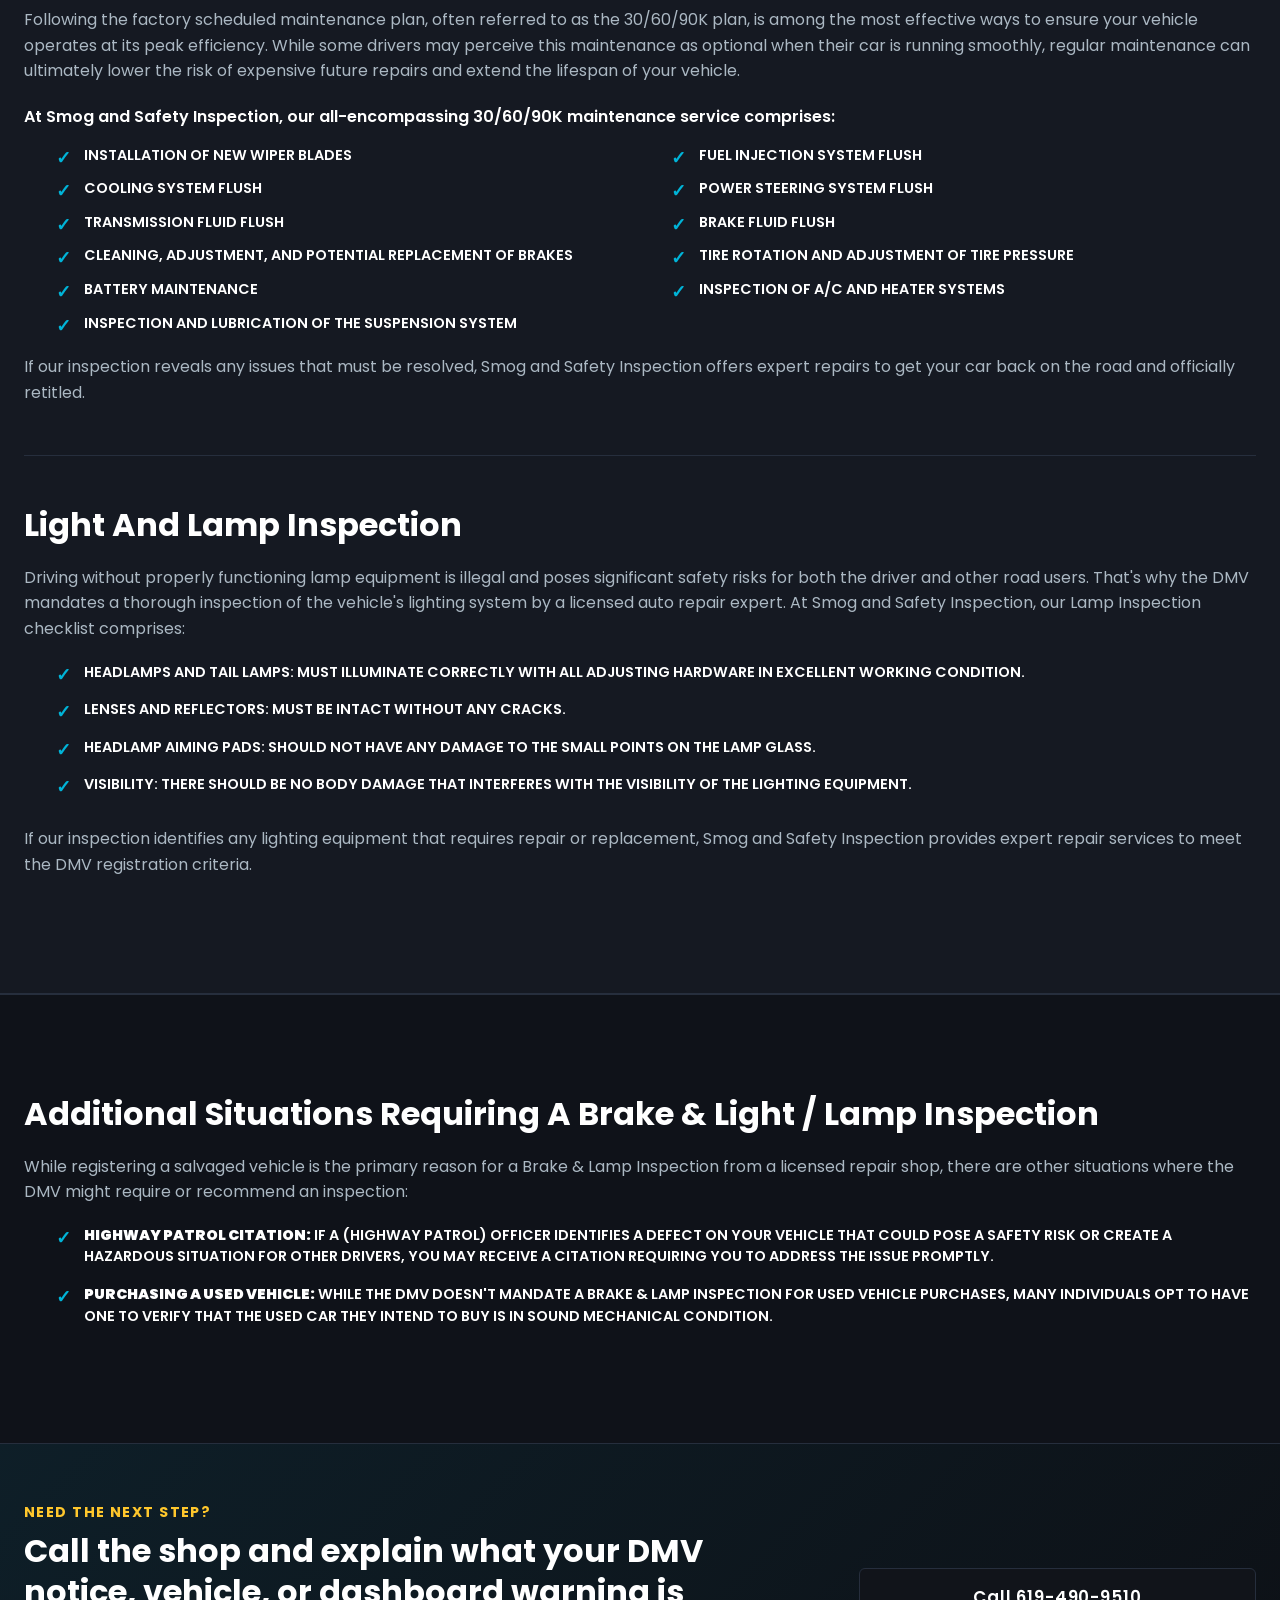
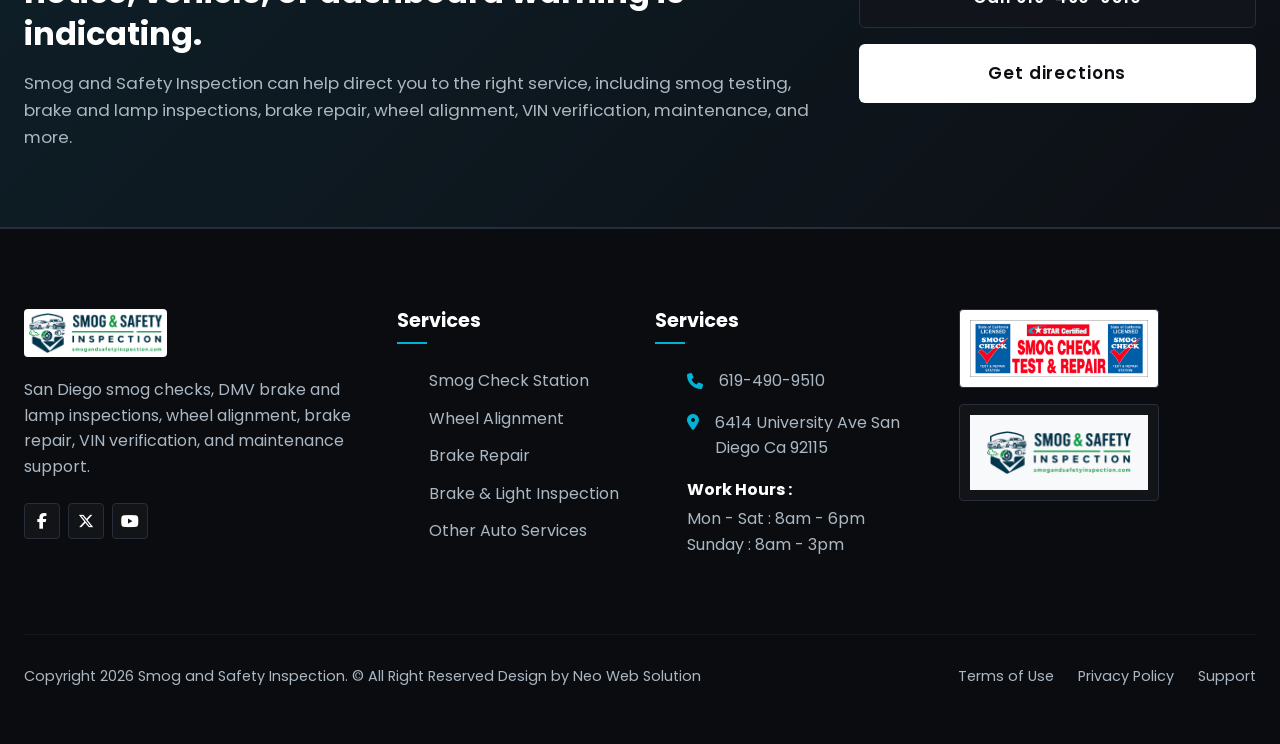
<file: other-auto-services.html>
<!DOCTYPE html>
<html lang="en">

<head>
  <meta charset="UTF-8">
  <meta name="viewport" content="width=device-width, initial-scale=1.0">
  <title>Additional Auto Repair &amp; Maintenance | Smog and Safety Inspection San Diego</title>
  <meta name="description"
    content="Additional auto repair, 30/60/90K factory scheduled maintenance, VIN verification, and light safety inspections in San Diego, CA at Smog and Safety Inspection.">
  <link href="https://cdn.jsdelivr.net/npm/bootstrap@5.3.3/dist/css/bootstrap.min.css" rel="stylesheet"
    integrity="sha384-QWTKZyjpPEjISv5WaRU9OFeRpok6YctnYmDr5pNlyT2bRjXh0JMhjY6hW+ALEwIH" crossorigin="anonymous">
  <link href="https://unpkg.com/aos@2.3.1/dist/aos.css" rel="stylesheet">
  <link href="https://cdnjs.cloudflare.com/ajax/libs/font-awesome/6.6.0/css/all.min.css" rel="stylesheet">
  <link rel="stylesheet" href="assets/css/index.css?v=1.2">
  <link rel="shortcut icon" href="https://www.smogandsafetyinspection.com/wp-content/uploads/2023/09/fav-icon.png"
    type="image/png">
</head>

<body>

  <!-- Sticky Header Navigation -->
  <header>
    <div class="container nav-container">
      <a href="home.html" class="logo" id="logo-link">
        <img src="assets/images/logo.png" alt="Smog &amp; Safety Inspection" class="header-logo-img">
      </a>

      <button class="menu-toggle" aria-label="Toggle Menu" aria-expanded="false" id="menu-btn">
        <i class="fa-solid fa-bars burger-icon"></i>
        <i class="fa-solid fa-xmark close-icon d-none-init"></i>
      </button>

      <ul class="nav-menu" id="menu-list">
        <li class="nav-item "><a href="home.html">Home</a></li>
        <li class="nav-item nav-dropdown" id="dropdown-menu">
          <a href="#">Services</a>
          <ul class="nav-dropdown-menu">
            <li class="dropdown-item"><a href="smog-check-station.html">Smog Check Station</a></li>
            <li class="dropdown-item"><a href="brake-and-lamp-inspection.html">Brake &amp; Lamp Inspection</a></li>
            <li class="dropdown-item"><a href="wheel-alignment.html">Wheel Alignment</a></li>
            <li class="dropdown-item"><a href="brake-repair.html">Brake Repair</a></li>
            <li class="dropdown-item"><a href="other-auto-services.html">Other Auto Services</a></li>
          </ul>
        </li>
        <li class="nav-item "><a href="contact.html">Contact</a></li>
        <li class="nav-item-cta">
          <a href="tel:619-490-9510" class="cta-header-btn" id="phone-cta">
            <i class="fa-solid fa-phone me-2"></i>
            <span>Call 619-490-9510</span>
          </a>
        </li>
      </ul>
    </div>
  </header>

  <!-- Sub-page Hero Section -->
  <section class="page-hero u-style-31" id="other-services-hero">
    <div class="container grid-2 u-style-32">
      <!-- Left Main Area -->
      <div>
        <h1 class="u-style-33">Additional Auto Repair Services At Smog And Safety Inspection</h1>

        <!-- Hero Image -->
        <div class="u-style-34">
          <img src="assets/images/smog-check-station-1.jpg" alt="Additional Auto Services" class="u-style-6">
        </div>

        <p class="u-style-35">
          Maintaining your vehicle diligently is the best defense against unexpected breakdowns and complex repairs.
          However, no matter how cautiously you drive or how faithfully you adhere to your vehicle's routine
          maintenance, occasional repairs may become necessary.
        </p>
        <p class="u-style-35">
          At Smog and Safety Inspection in San Diego, our ASE Certified technicians and in-house master technicians
          possess the expertise to service a wide array of vehicles, including cars, light-duty trucks, commercial
          trucks, SUVs, 4x4s, hybrids, and more. We provide a comprehensive approach to auto service, specializing in
          routine maintenance, thorough inspections, and necessary repairs, all with the ultimate goal of ensuring your
          safety on the road.
        </p>
      </div>

      <!-- Right Sidebar Area -->
      <aside class="u-style-36">
        <!-- Widget 1: Services List -->
        <div class="sidebar-box">
          <h4>Our Services</h4>
          <ul class="sidebar-nav">
            <li><a href="smog-check-station.html">SMOG CHECK STATION</a></li>
            <li><a href="wheel-alignment.html">WHEEL ALIGNMENT</a></li>
            <li><a href="brake-repair.html">BRAKE REPAIR</a></li>
            <li><a href="brake-and-lamp-inspection.html">BRAKE &amp; LIGHT INSPECTION</a></li>
            <li><a href="other-auto-services.html" class="active">OTHER AUTO SERVICES</a></li>
          </ul>
        </div>

        <!-- Widget 2: Consultation Form -->
        <div class="sidebar-box" class="mb-3">
          <h4>Get A Free Consultation</h4>
          <form id="sidebar-consultation-form" class="contact-form u-style-37">
            <div class="form-group mb-2">
              <input type="text" id="consult-name" class="form-control u-style-38" placeholder="Name" required>
            </div>
            <div class="form-group mb-2">
              <input type="email" id="consult-email" class="form-control u-style-38" placeholder="Email" required>
            </div>
            <div class="form-group mb-2">
              <input type="tel" id="consult-phone" class="form-control u-style-38" placeholder="Phone" required>
            </div>
            <div class="form-group mb-2">
              <input type="text" id="consult-subject" class="form-control u-style-38" placeholder="Subject" required>
            </div>
            <div class="form-group u-style-39">
              <textarea id="consult-message" class="form-control u-style-38" placeholder="Comment or Message" rows="3"
                required></textarea>
            </div>
            <button type="submit" class="btn btn-orange u-style-40">Schedule Now</button>
          </form>
        </div>

        <!-- Promo Banner Sidebar Widget -->
        <div class="sidebar-box u-style-121">
          <h4 class="u-style-122">Use Our Services &amp; Get 25% Cut Off For Every Service Until August</h4>
          <a href="contact.html" class="btn btn-secondary u-style-123">MAKE AN APPOINTMENT NOW</a>
        </div>
      </aside>
    </div>
  </section>

  <!-- Scheduled Maintenance & Lamp Check-->
  <section class="section-padding info-section u-style-7">
    <div class="container">
      <!-- Part 1: scheduled Upkeep -->
      <div class="u-style-124">
        <h2 class="u-style-41">30/60/90K Car Maintenance Service</h2>
        <p class="u-style-89">
          Following the factory scheduled maintenance plan, often referred to as the 30/60/90K plan, is among the most
          effective ways to ensure your vehicle operates at its peak efficiency. While some drivers may perceive this
          maintenance as optional when their car is running smoothly, regular maintenance can ultimately lower the risk
          of expensive future repairs and extend the lifespan of your vehicle.
        </p>
        <p class="u-style-125">At Smog and Safety Inspection, our all-encompassing 30/60/90K maintenance service
          comprises:</p>

        <ul class="handle-list u-style-126">
          <li class="mb-0">Installation Of New Wiper Blades</li>
          <li class="mb-0">Fuel Injection System Flush</li>
          <li class="mb-0">Cooling System Flush</li>
          <li class="mb-0">Power Steering System Flush</li>
          <li class="mb-0">Transmission Fluid Flush</li>
          <li class="mb-0">Brake Fluid Flush</li>
          <li class="mb-0">Cleaning, Adjustment, And Potential Replacement Of Brakes</li>
          <li class="mb-0">Tire Rotation And Adjustment Of Tire Pressure</li>
          <li class="mb-0">Battery Maintenance</li>
          <li class="mb-0">Inspection Of A/C And Heater Systems</li>
          <li class="mb-0">Inspection And Lubrication Of The Suspension System</li>
        </ul>

        <p class="u-style-15">
          If our inspection reveals any issues that must be resolved, Smog and Safety Inspection offers expert repairs
          to get your car back on the road and officially retitled.
        </p>
      </div>

      <!-- Part 2: Light And Lamp Inspection -->
      <div class="u-style-127">
        <h2 class="u-style-41">Light And Lamp Inspection</h2>
        <p class="u-style-89">
          Driving without properly functioning lamp equipment is illegal and poses significant safety risks for both the
          driver and other road users. That's why the DMV mandates a thorough inspection of the vehicle's lighting
          system by a licensed auto repair expert. At Smog and Safety Inspection, our Lamp Inspection checklist
          comprises:
        </p>
        <ul class="handle-list" class="mb-3">
          <li>Headlamps And Tail Lamps: Must Illuminate Correctly With All Adjusting Hardware In Excellent Working
            Condition.</li>
          <li>Lenses And Reflectors: Must Be Intact Without Any Cracks.</li>
          <li>Headlamp Aiming Pads: Should Not Have Any Damage To The Small Points On The Lamp Glass.</li>
          <li>Visibility: There Should Be No Body Damage That Interferes With The Visibility Of The Lighting Equipment.
          </li>
        </ul>
        <p class="u-style-15">
          If our inspection identifies any lighting equipment that requires repair or replacement, Smog and Safety
          Inspection provides expert repair services to meet the DMV registration criteria.
        </p>
      </div>
    </div>
  </section>

  <!-- Additional Situations Section -->
  <section class="section-padding u-style-7">
    <div class="container">
      <h2 class="u-style-41">Additional Situations Requiring A Brake &amp; Light / Lamp Inspection</h2>
      <p class="u-style-89">
        While registering a salvaged vehicle is the primary reason for a Brake &amp; Lamp Inspection from a licensed
        repair shop, there are other situations where the DMV might require or recommend an inspection:
      </p>
      <ul class="handle-list mb-0">
        <li><strong>Highway Patrol Citation:</strong> If A (Highway Patrol) Officer Identifies A Defect On Your Vehicle
          That Could Pose A Safety Risk Or Create A Hazardous Situation For Other Drivers, You May Receive A Citation
          Requiring You To Address The Issue Promptly.</li>
        <li><strong>Purchasing A Used Vehicle:</strong> While The DMV Doesn't Mandate A Brake &amp; Lamp Inspection For
          Used Vehicle Purchases, Many Individuals Opt To Have One To Verify That The Used Car They Intend To Buy Is In
          Sound Mechanical Condition.</li>
      </ul>
    </div>
  </section>

  <!-- Next Step CTA -->
  <section class="next-step-cta">
    <div class="container next-step-grid">
      <div class="next-step-content">
        <h5>Need the next step?</h5>
        <h2>Call the shop and explain what your DMV notice, vehicle, or dashboard warning is indicating.</h2>
        <p>Smog and Safety Inspection can help direct you to the right service, including smog testing, brake and lamp
          inspections, brake repair, wheel alignment, VIN verification, maintenance, and more.</p>
      </div>
      <div class="next-step-buttons">
        <a href="tel:619-490-9510" class="btn btn-black" id="cta-footer-call">Call 619-490-9510</a>
        <a href="https://maps.google.com/?q=6414+University+Ave,+San+Diego,+CA+92115" target="_blank"
          class="btn btn-white" id="cta-footer-directions">Get directions</a>
      </div>
    </div>
  </section>

  <!-- Footer -->
  <footer>
    <div class="container">
      <div class="footer-grid footer-grid-four-cols">
        <!-- Col 1 -->
        <div class="footer-col">
          <img src="assets/images/logo.png" alt="Smog &amp; Safety Inspection" class="footer-logo-img">
          <p class="footer-desc text-silver fs-6">
            San Diego smog checks, DMV brake and lamp inspections, wheel alignment, brake repair, VIN verification, and
            maintenance support.
          </p>
          <div class="d-flex gap-2 mt-3">
            <a href="#" class="footer-social-link">
              <i class="fa-brands fa-facebook-f"></i>
            </a>
            <a href="#" class="footer-social-link">
              <i class="fa-brands fa-x-twitter"></i>
            </a>
            <a href="#" class="footer-social-link">
              <i class="fa-brands fa-youtube"></i>
            </a>
          </div>
        </div>

        <!-- Col 2 -->
        <div class="footer-col">
          <h4>Services</h4>
          <ul class="footer-links">
            <li><a href="smog-check-station.html">Smog Check Station</a></li>
            <li><a href="wheel-alignment.html">Wheel Alignment</a></li>
            <li><a href="brake-repair.html">Brake Repair</a></li>
            <li><a href="brake-and-lamp-inspection.html">Brake &amp; Light Inspection</a></li>
            <li><a href="other-auto-services.html">Other Auto Services</a></li>
          </ul>
        </div>

        <!-- Col 3 -->
        <div class="footer-col">
          <h4>Services</h4>
          <ul class="footer-links pe-none">
            <li class="d-flex align-items-center gap-2 mb-3 text-silver">
              <i class="fa-solid fa-phone text-primary-blue me-2"></i>
              <span>619-490-9510</span>
            </li>
            <li class="d-flex align-items-start gap-2 mb-3 text-silver">
              <i class="fa-solid fa-location-dot text-primary-blue me-2 mt-1"></i>
              <span>6414 University Ave San Diego Ca 92115</span>
            </li>
            <li class="text-silver">
              <strong class="d-block text-white mb-1">Work Hours :</strong>
              <div class="fs-6">Mon - Sat : 8am - 6pm</div>
              <div class="fs-6">Sunday : 8am - 3pm</div>
            </li>
          </ul>
        </div>

        <!-- Col 4 -->
        <div class="footer-col d-flex flex-column gap-3 align-items-start">
          <!-- State of California Image-->
          <div class="footer-badge-cali">
            <img src="assets/images/california_license.png" alt="" class="img-fluid">
          </div>
          <!-- Logo -->
          <div class="footer-badge-logo">
            <span class="footer-badge-logo-text"><img src="assets/images/logo.png" alt=""
                class="img-fluid bg-light p-3"></span>
          </div>
        </div>
      </div>

      <div class="footer-bottom">
        <p>Copyright 2026 Smog and Safety Inspection. &copy; All Right Reserved Design by Neo Web Solution</p>
        <ul class="footer-legal-links">
          <li><a href="home.html">Terms of Use</a></li>
          <li><a href="home.html">Privacy Policy</a></li>
          <li><a href="home.html">Support</a></li>
        </ul>
      </div>
    </div>
  </footer>

  <script src="https://cdn.jsdelivr.net/npm/bootstrap@5.3.3/dist/js/bootstrap.bundle.min.js"
    integrity="sha384-YvpcrYf0tY3lHB60NNkmXc5s9fDVZLESaAA55NDzOxhy9GkcIdslK1eN7N6jIeHz"
    crossorigin="anonymous"></script>
  <script src="https://unpkg.com/aos@2.3.1/dist/aos.js"></script>
  <script src="assets/js/main.js"></script>
</body>

</html>
</file>
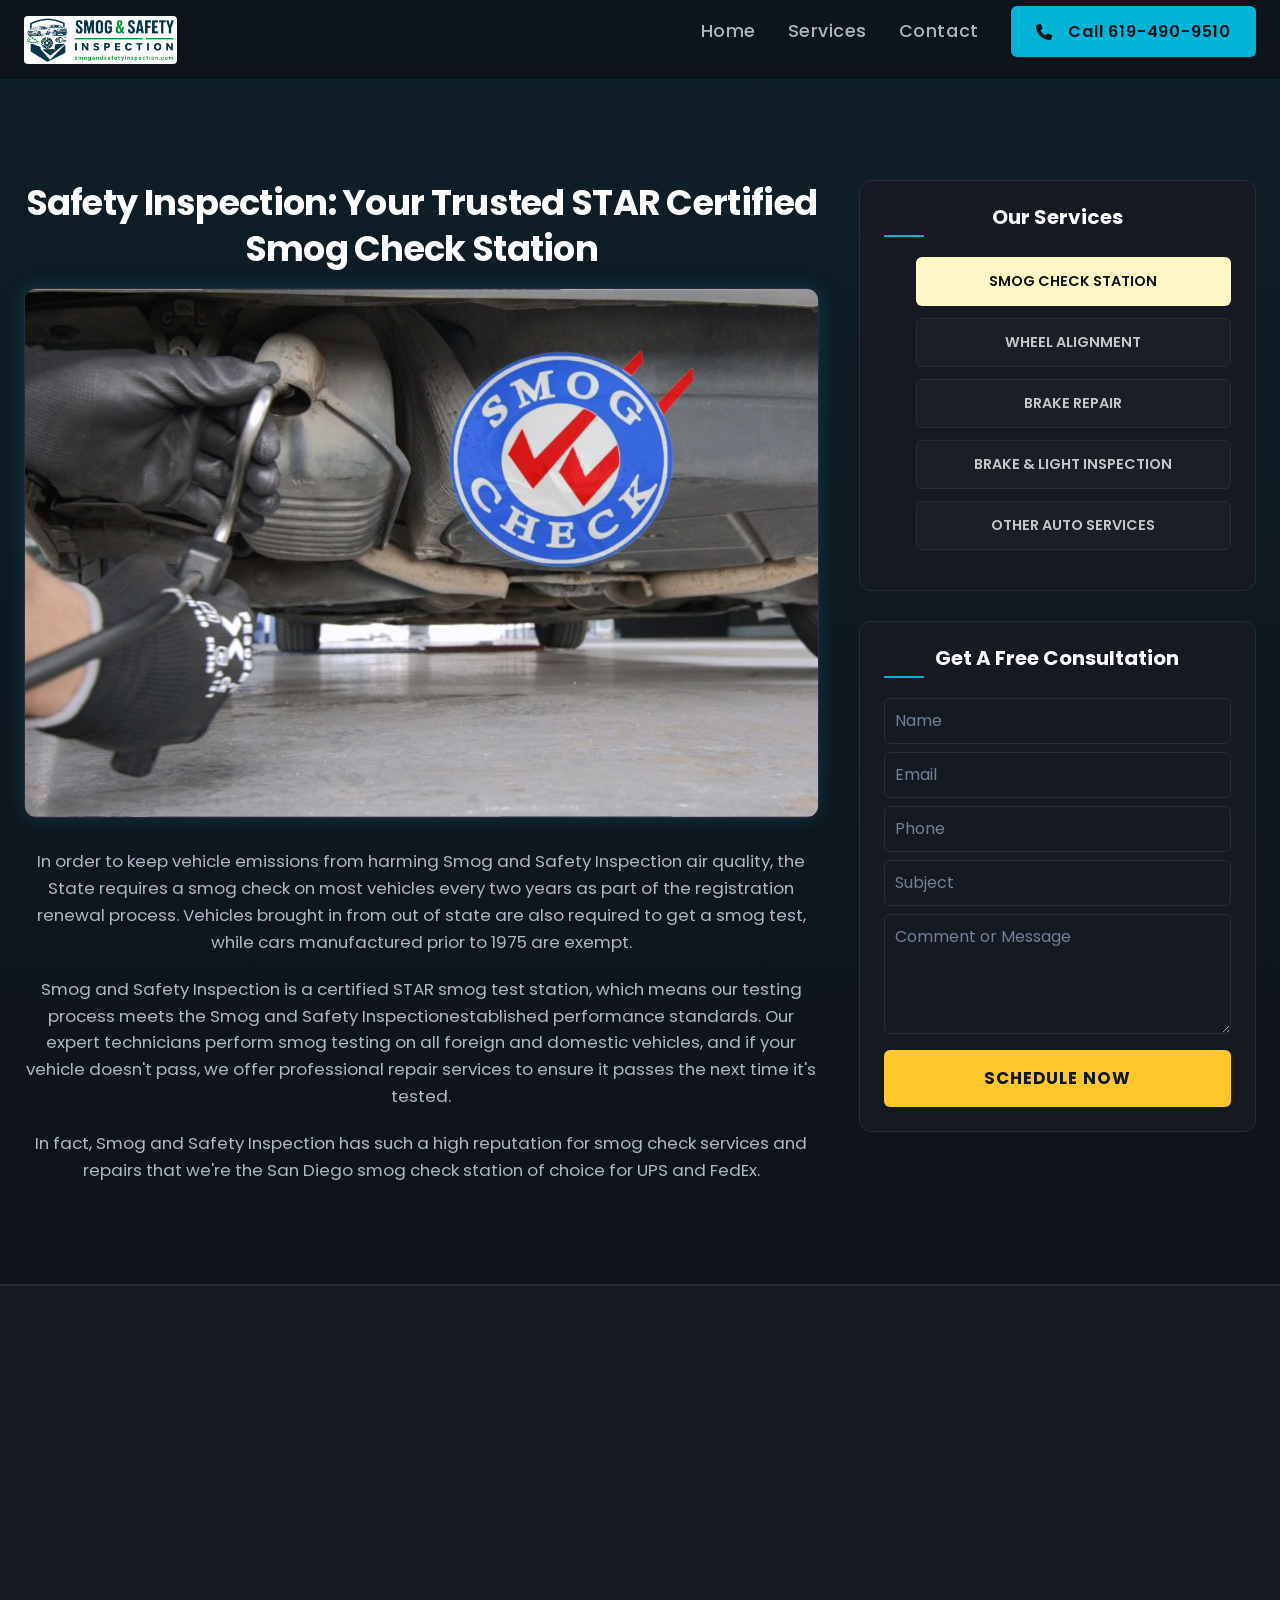
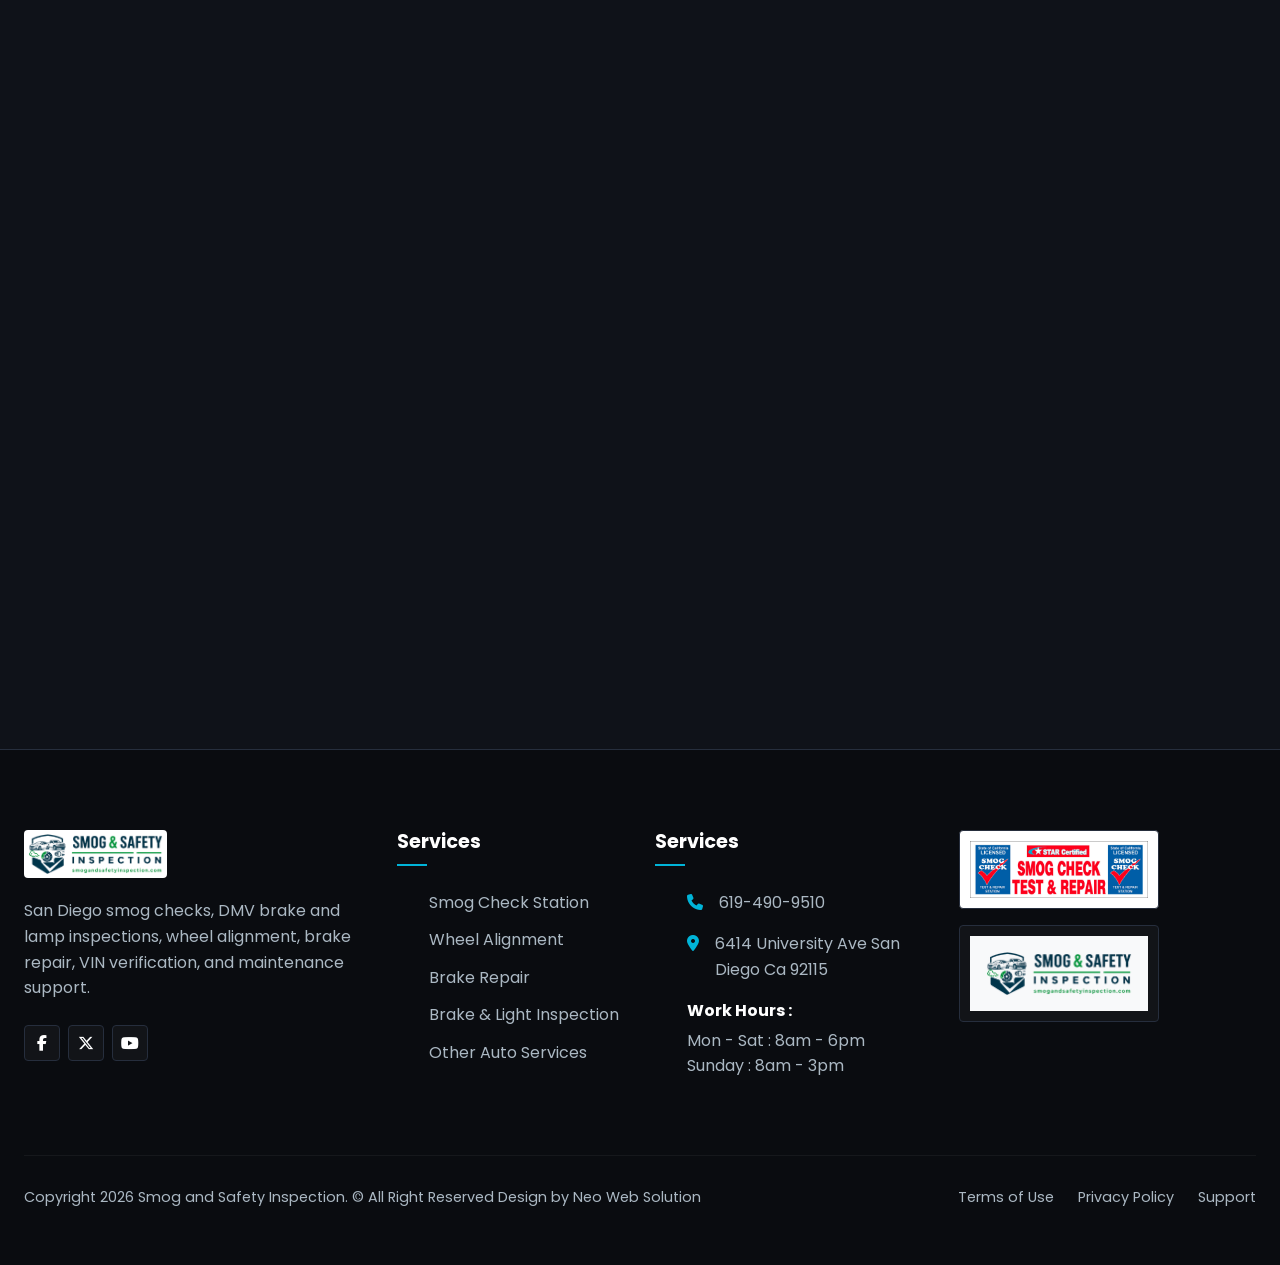
<file: smog-check-station.html>
<!DOCTYPE html>
<html lang="en">

<head>
  <meta charset="UTF-8">
  <meta name="viewport" content="width=device-width, initial-scale=1.0">
  <title>STAR Certified Smog Check Station San Diego | Smog and Safety Inspection</title>
  <meta name="description"
    content="Certified STAR smog check station in San Diego. We perform smog tests for all domestic & foreign vehicles. Efficient 20-30 min testing with DMV transmission.">
  <link href="https://cdn.jsdelivr.net/npm/bootstrap@5.3.3/dist/css/bootstrap.min.css" rel="stylesheet"
    integrity="sha384-QWTKZyjpPEjISv5WaRU9OFeRpok6YctnYmDr5pNlyT2bRjXh0JMhjY6hW+ALEwIH" crossorigin="anonymous">
  <link href="https://unpkg.com/aos@2.3.1/dist/aos.css" rel="stylesheet">
  <link href="https://cdnjs.cloudflare.com/ajax/libs/font-awesome/6.6.0/css/all.min.css" rel="stylesheet">
  <link rel="stylesheet" href="assets/css/index.css?v=1.2">
  <link rel="shortcut icon" href="https://www.smogandsafetyinspection.com/wp-content/uploads/2023/09/fav-icon.png"
    type="image/png">
</head>

<body>

  <!-- Sticky Header Navigation -->
  <header>
    <div class="container nav-container">
      <a href="home.html" class="logo" id="logo-link">
        <img src="assets/images/logo.png" alt="Smog &amp; Safety Inspection" class="header-logo-img">
      </a>

      <button class="menu-toggle" aria-label="Toggle Menu" aria-expanded="false" id="menu-btn">
        <i class="fa-solid fa-bars burger-icon"></i>
        <i class="fa-solid fa-xmark close-icon d-none-init"></i>
      </button>

      <ul class="nav-menu" id="menu-list">
        <li class="nav-item "><a href="home.html">Home</a></li>
        <li class="nav-item nav-dropdown" id="dropdown-menu">
          <a href="#">Services</a>
          <ul class="nav-dropdown-menu">
            <li class="dropdown-item"><a href="smog-check-station.html">Smog Check Station</a></li>
            <li class="dropdown-item"><a href="brake-and-lamp-inspection.html">Brake &amp; Lamp Inspection</a></li>
            <li class="dropdown-item"><a href="wheel-alignment.html">Wheel Alignment</a></li>
            <li class="dropdown-item"><a href="brake-repair.html">Brake Repair</a></li>
            <li class="dropdown-item"><a href="other-auto-services.html">Other Auto Services</a></li>
          </ul>
        </li>
        <li class="nav-item "><a href="contact.html">Contact</a></li>
        <li class="nav-item-cta">
          <a href="tel:619-490-9510" class="cta-header-btn" id="phone-cta">
            <i class="fa-solid fa-phone me-2"></i>
            <span>Call 619-490-9510</span>
          </a>
        </li>
      </ul>
    </div>
  </header>

  <!-- Sub-page Hero Section -->
  <section class="page-hero u-style-31" id="smog-hero">
    <div class="container grid-2 u-style-32">
      <!-- Left Main Area -->
      <div data-aos="fade-right">
        <h1 class="u-style-33">Safety Inspection: Your Trusted STAR Certified Smog Check Station</h1>

        <!-- Hero Image -->
        <div class="u-style-34" data-aos="zoom-in" data-aos-delay="100">
          <img src="assets/images/smog-check-station-1.jpg" alt="STAR Smog Check" class="u-style-6">
        </div>

        <p class="u-style-35">
          In order to keep vehicle emissions from harming Smog and Safety Inspection air quality, the State requires a
          smog check on most vehicles every two years as part of the registration renewal process. Vehicles brought in
          from out of state are also required to get a smog test, while cars manufactured prior to 1975 are exempt.
        </p>
        <p class="u-style-35">
          Smog and Safety Inspection is a certified STAR smog test station, which means our testing process meets the
          Smog and Safety Inspectionestablished performance standards. Our expert technicians perform smog testing on
          all foreign and domestic vehicles, and if your vehicle doesn't pass, we offer professional repair services to
          ensure it passes the next time it's tested.
        </p>
        <p class="u-style-35">
          In fact, Smog and Safety Inspection has such a high reputation for smog check services and repairs that we're
          the San Diego smog check station of choice for UPS and FedEx.
        </p>
      </div>

      <!-- Right Sidebar Area -->
      <aside class="u-style-36" data-aos="fade-left">
        <!-- Widget 1: Services List -->
        <div class="sidebar-box">
          <h4>Our Services</h4>
          <ul class="sidebar-nav">
            <li><a href="smog-check-station.html" class="active">SMOG CHECK STATION</a></li>
            <li><a href="wheel-alignment.html">WHEEL ALIGNMENT</a></li>
            <li><a href="brake-repair.html">BRAKE REPAIR</a></li>
            <li><a href="brake-and-lamp-inspection.html">BRAKE &amp; LIGHT INSPECTION</a></li>
            <li><a href="other-auto-services.html">OTHER AUTO SERVICES</a></li>
          </ul>
        </div>

        <!-- Widget 2: Consultation Form -->
        <div class="sidebar-box">
          <h4>Get A Free Consultation</h4>
          <form id="sidebar-consultation-form" class="contact-form u-style-37">
            <div class="form-group mb-2">
              <input type="text" id="consult-name" class="form-control u-style-38" placeholder="Name" required>
            </div>
            <div class="form-group mb-2">
              <input type="email" id="consult-email" class="form-control u-style-38" placeholder="Email" required>
            </div>
            <div class="form-group mb-2">
              <input type="tel" id="consult-phone" class="form-control u-style-38" placeholder="Phone" required>
            </div>
            <div class="form-group mb-2">
              <input type="text" id="consult-subject" class="form-control u-style-38" placeholder="Subject" required>
            </div>
            <div class="form-group u-style-39">
              <textarea id="consult-message" class="form-control u-style-38" placeholder="Comment or Message" rows="3"
                required></textarea>
            </div>
            <button type="submit" class="btn btn-orange u-style-40">Schedule Now</button>
          </form>
        </div>
      </aside>
    </div>
  </section>

  <!-- Smog Testing Process Section-->
  <section class="section-padding info-section u-style-7">
    <div class="container grid-2 u-style-11">
      <div data-aos="fade-right">
        <img src="assets/images/smog-testing.jpg" alt="Smog Check Testing Process" class="u-style-12 img-fluid">
      </div>
      <div data-aos="fade-left">
        <h2 class="u-style-41">The Smog Testing Process</h2>
        <p class="u-style-42">
          At Smog and Safety Inspection, our smog test technicians are certified and subject to ongoing monitoring by
          the Bureau of Automotive Repair. This oversight ensures that every smog test is conducted correctly and in
          accordance with state standards. Typically, smog checks are efficient, requiring an average of 20 to 30
          minutes to complete. The process is divided into three main parts:
        </p>
        <ul class="handle-list" class="mb-3">
          <li><strong>Emissions Test</strong> - This Part Of The Smog Check Measures The Levels Of Three Chemicals
            Responsible For Smog: Hydrocarbons (HC), Carbon Monoxide (CO), And Nitrogen Oxides (NOx).</li>
          <li><strong>Visual Inspection</strong> - During This Step, The Technician Checks That All Emissions Components
            On The Vehicle Are Present, Properly Connected, And Ensures There Is No Visible Black Or White Smoke Coming
            From The Tailpipe.</li>
          <li><strong>Functional Inspection</strong> - The Smog Check Includes An Examination Of The Vehicle's On Board
            Diagnostic (OBD) System. This Inspection Involves Looking For Any Fault Codes Stored In The Vehicle's
            Computer.</li>
        </ul>
        <p class="u-style-128">
          When you come to Smog and Safety Inspection for a smog inspection, don't forget to bring your DMV registration
          form. Test results are sent electronically to the DMV. Contact us to schedule a biannual smog check!
        </p>
      </div>
    </div>
  </section>

  <!-- Failed Smog Check Section -->
  <section class="section-padding u-style-7">
    <div class="container grid-2 u-style-11">
      <div data-aos="fade-right">
        <h2 class="u-style-41">Failed Smog Check</h2>
        <p class="u-style-129">
          If your vehicle fails the smog check, it indicates that a component or system is not functioning adequately to
          meet the standards established by Smog and Safety Inspection.
        </p>
        <p class="u-style-129">
          In some instances, the issue may be as straightforward as a recently illuminated Check Engine light that has
          now cleared or a recently disconnected battery. However, in most cases of a failed smog check, a comprehensive
          diagnostic service will be required to identify the underlying problem.
        </p>
        <p class="u-style-130">
          At Smog and Safety Inspection, our skilled technicians will conduct a thorough diagnosis to determine the
          cause of the smog check failure. We will then recommend the necessary repairs to ensure your vehicle passes
          the next test. Furthermore, as a certified STAR smog check station, we provide repair services for gross
          polluters, which are vehicles with exceptionally high levels of smog-causing chemicals.
        </p>
      </div>
      <div data-aos="fade-left">
        <img src="assets/images/smog_tes_failed.jpg" alt="Smog Check Diagnosis" class="u-style-12 img-fluid">
      </div>
    </div>
  </section>

  <!-- Footer -->
  <!-- Next Step CTA -->
  <section class="next-step-cta" data-aos="zoom-in">
    <div class="container next-step-grid">
      <div class="next-step-content">
        <h5>Need the next step?</h5>
        <h2>Call the shop and explain what your DMV notice, vehicle, or dashboard warning is indicating.</h2>
        <p>Smog and Safety Inspection can help direct you to the right service, including smog testing, brake and lamp
          inspections, brake repair, wheel alignment, VIN verification, maintenance, and more.</p>
      </div>
      <div class="next-step-buttons">
        <a href="tel:619-490-9510" class="btn btn-black" id="cta-footer-call">Call 619-490-9510</a>
        <a href="https://maps.google.com/?q=6414+University+Ave,+San+Diego,+CA+92115" target="_blank"
          class="btn btn-white" id="cta-footer-directions">Get directions</a>
      </div>
    </div>
  </section>

  <!-- Footer -->
  <footer>
    <div class="container">
      <div class="footer-grid footer-grid-four-cols">
        <!-- Col 1 -->
        <div class="footer-col">
          <img src="assets/images/logo.png" alt="Smog &amp; Safety Inspection" class="footer-logo-img">
          <p class="footer-desc text-silver fs-6">
            San Diego smog checks, DMV brake and lamp inspections, wheel alignment, brake repair, VIN verification, and
            maintenance support.
          </p>
          <div class="d-flex gap-2 mt-3">
            <a href="#" class="footer-social-link">
              <i class="fa-brands fa-facebook-f"></i>
            </a>
            <a href="#" class="footer-social-link">
              <i class="fa-brands fa-x-twitter"></i>
            </a>
            <a href="#" class="footer-social-link">
              <i class="fa-brands fa-youtube"></i>
            </a>
          </div>
        </div>

        <!-- Col 2 -->
        <div class="footer-col">
          <h4>Services</h4>
          <ul class="footer-links">
            <li><a href="smog-check-station.html">Smog Check Station</a></li>
            <li><a href="wheel-alignment.html">Wheel Alignment</a></li>
            <li><a href="brake-repair.html">Brake Repair</a></li>
            <li><a href="brake-and-lamp-inspection.html">Brake &amp; Light Inspection</a></li>
            <li><a href="other-auto-services.html">Other Auto Services</a></li>
          </ul>
        </div>

        <!-- Col 3 -->
        <div class="footer-col">
          <h4>Services</h4>
          <ul class="footer-links pe-none">
            <li class="d-flex align-items-center gap-2 mb-3 text-silver">
              <i class="fa-solid fa-phone text-primary-blue me-2"></i>
              <span>619-490-9510</span>
            </li>
            <li class="d-flex align-items-start gap-2 mb-3 text-silver">
              <i class="fa-solid fa-location-dot text-primary-blue me-2 mt-1"></i>
              <span>6414 University Ave San Diego Ca 92115</span>
            </li>
            <li class="text-silver">
              <strong class="d-block text-white mb-1">Work Hours :</strong>
              <div class="fs-6">Mon - Sat : 8am - 6pm</div>
              <div class="fs-6">Sunday : 8am - 3pm</div>
            </li>
          </ul>
        </div>

        <!-- Col 4 -->
        <div class="footer-col d-flex flex-column gap-3 align-items-start">
          <!-- State of California Image-->
          <div class="footer-badge-cali">
            <img src="assets/images/california_license.png" alt="" class="img-fluid">
          </div>
          <!-- Logo -->
          <div class="footer-badge-logo">
            <span class="footer-badge-logo-text"><img src="assets/images/logo.png" alt=""
                class="img-fluid bg-light p-3"></span>
          </div>
        </div>
      </div>

      <div class="footer-bottom">
        <p>Copyright 2026 Smog and Safety Inspection. &copy; All Right Reserved Design by Neo Web Solution</p>
        <ul class="footer-legal-links">
          <li><a href="home.html">Terms of Use</a></li>
          <li><a href="home.html">Privacy Policy</a></li>
          <li><a href="home.html">Support</a></li>
        </ul>
      </div>
    </div>
  </footer>

  <script src="https://cdn.jsdelivr.net/npm/bootstrap@5.3.3/dist/js/bootstrap.bundle.min.js"
    integrity="sha384-YvpcrYf0tY3lHB60NNkmXc5s9fDVZLESaAA55NDzOxhy9GkcIdslK1eN7N6jIeHz"
    crossorigin="anonymous"></script>
  <script src="https://unpkg.com/aos@2.3.1/dist/aos.js"></script>
  <script src="assets/js/main.js"></script>
</body>

</html>
</file>
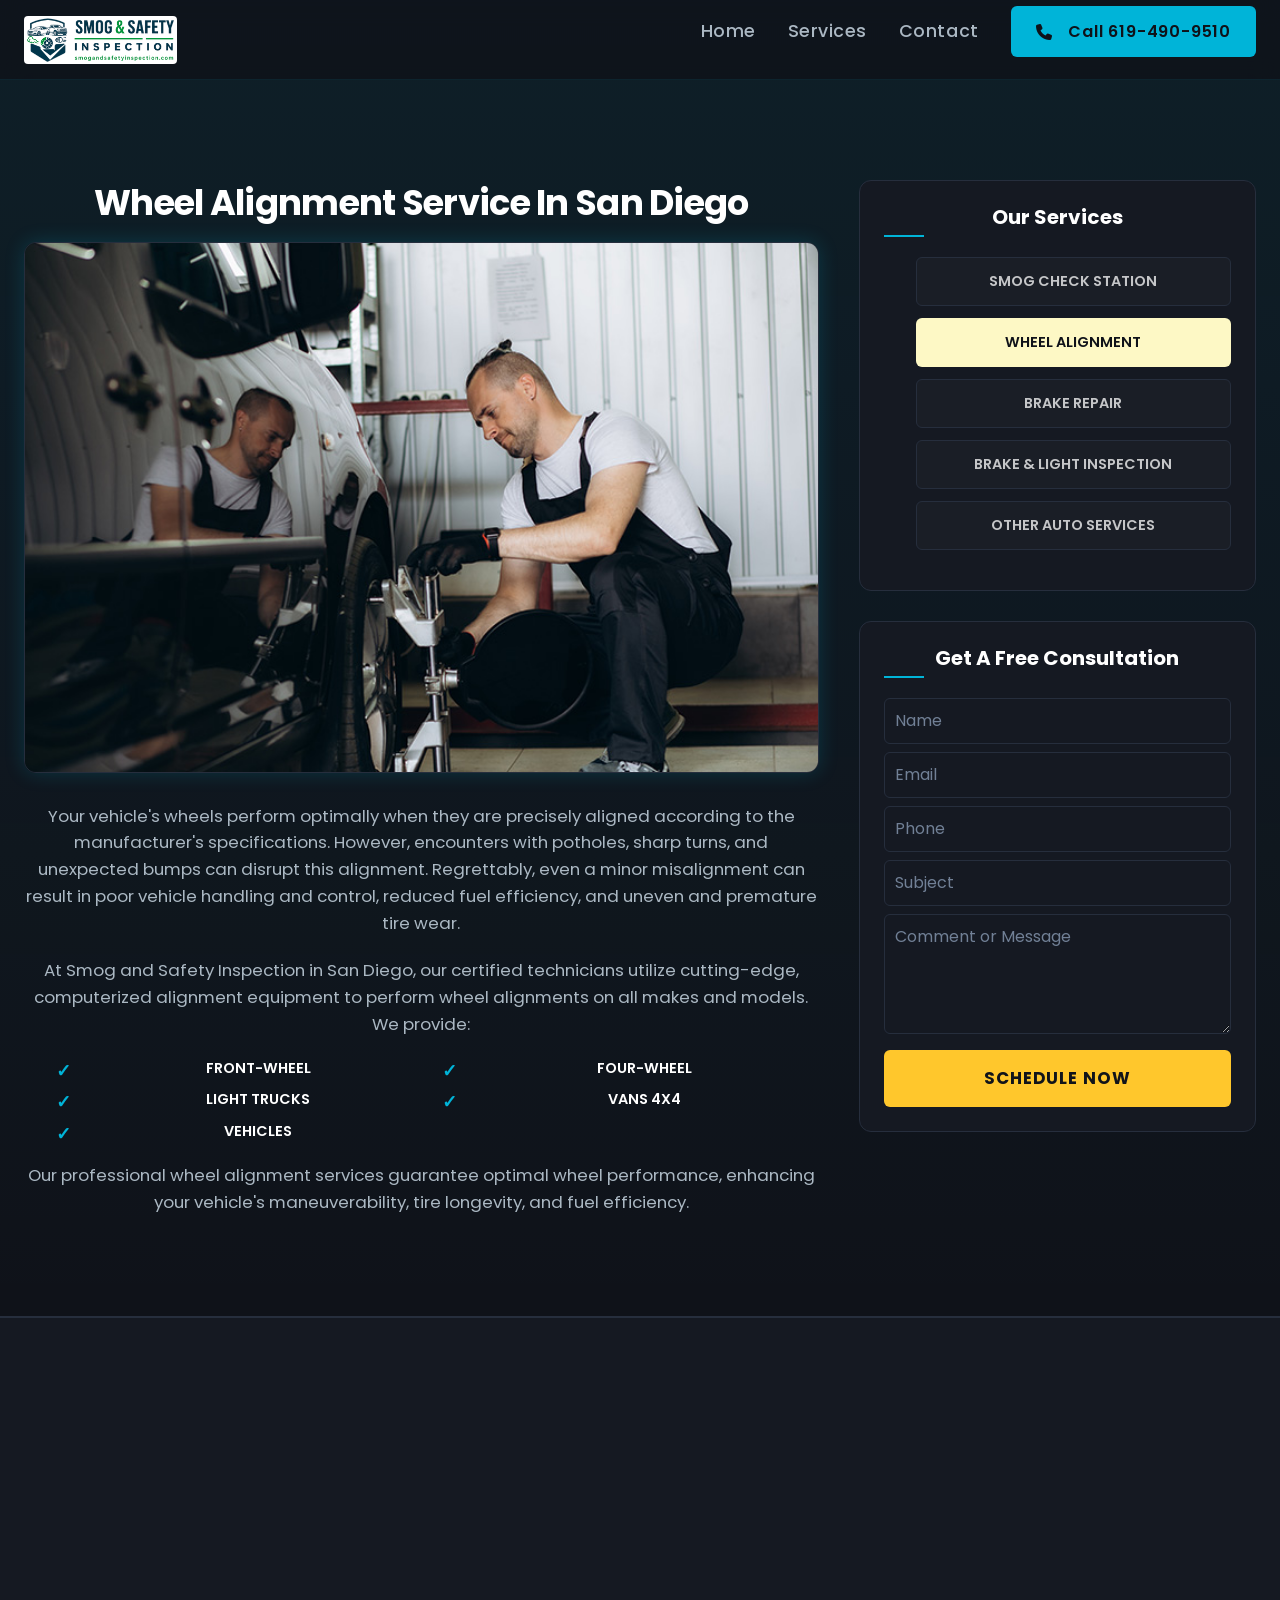
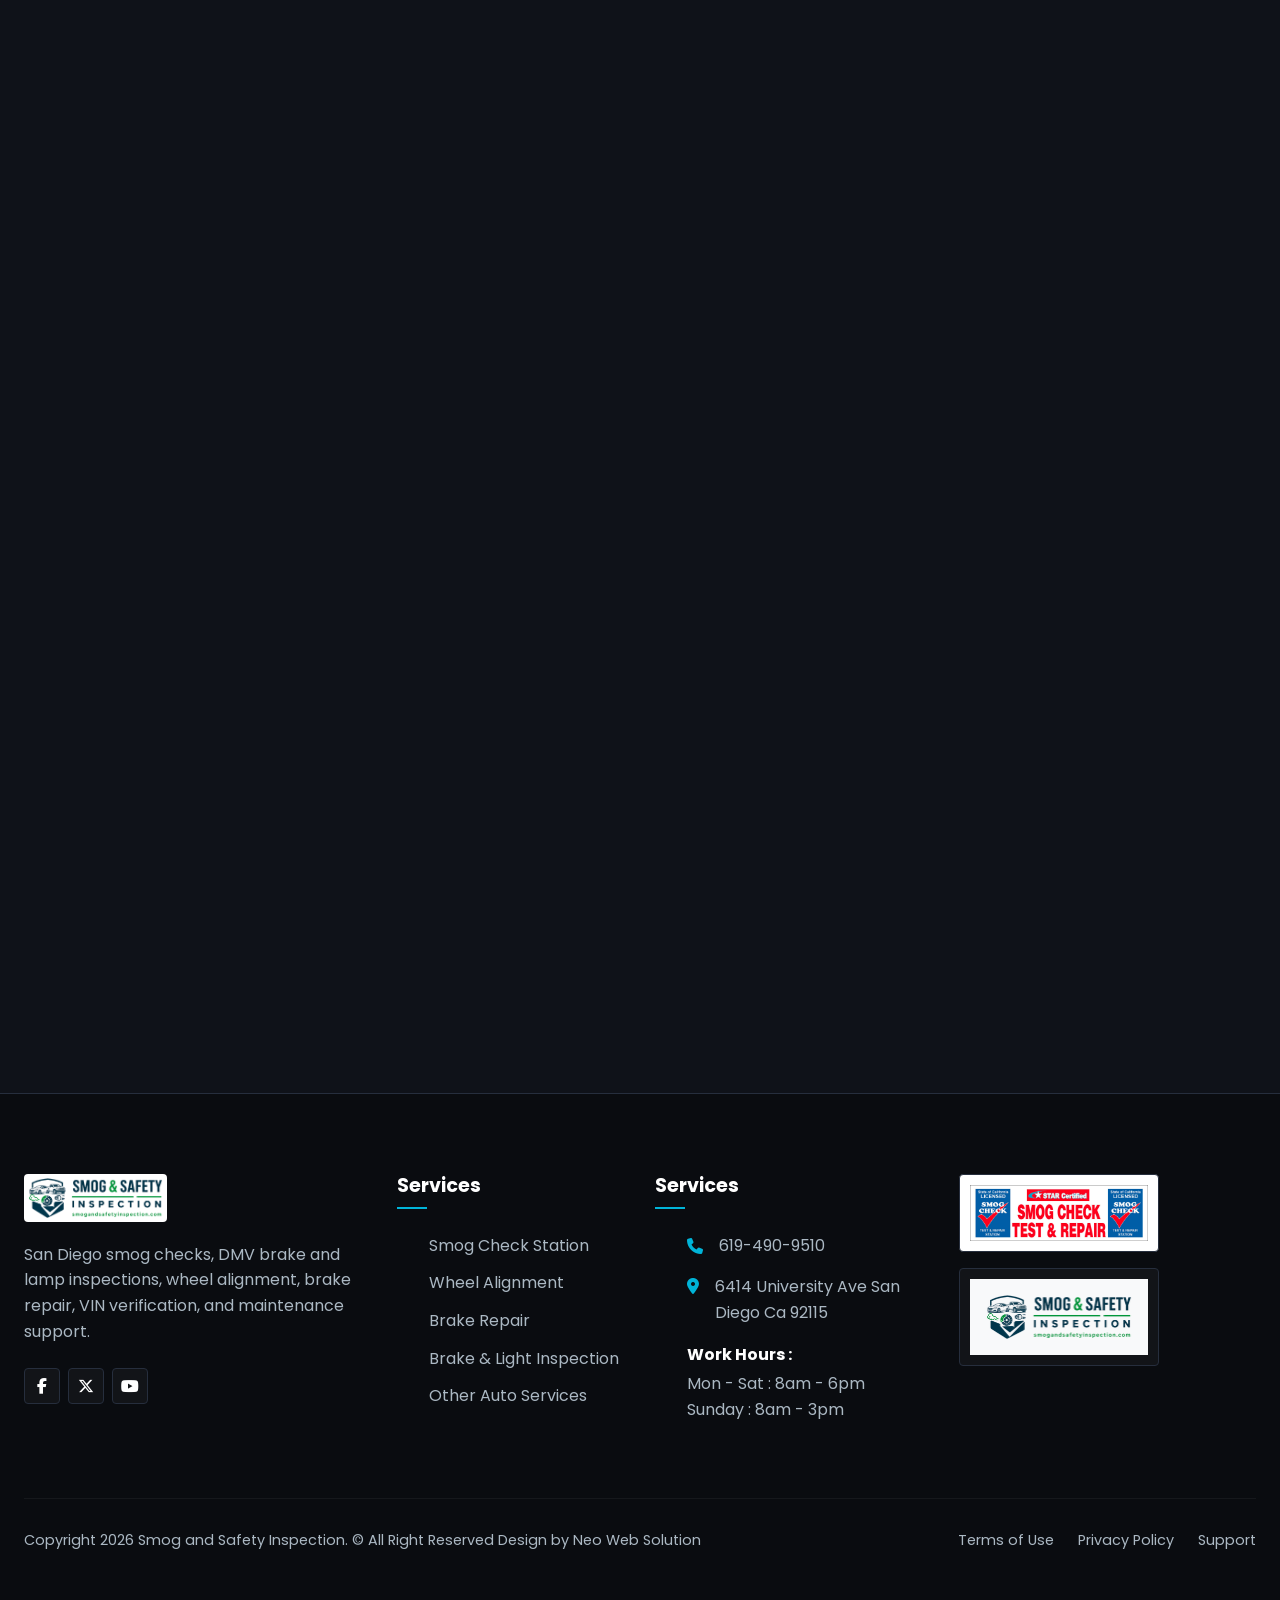
<file: wheel-alignment.html>
<!DOCTYPE html>
<html lang="en">

<head>
  <meta charset="UTF-8">
  <meta name="viewport" content="width=device-width, initial-scale=1.0">
  <title>Computerized Wheel Alignment San Diego | Smog and Safety Inspection</title>
  <meta name="description"
    content="Symptom-led wheel alignment services in San Diego. Fix pulling, tire wear, and handling issues using computerized alignment technology. All makes & models.">
  <link href="https://cdn.jsdelivr.net/npm/bootstrap@5.3.3/dist/css/bootstrap.min.css" rel="stylesheet"
    integrity="sha384-QWTKZyjpPEjISv5WaRU9OFeRpok6YctnYmDr5pNlyT2bRjXh0JMhjY6hW+ALEwIH" crossorigin="anonymous">
  <link href="https://unpkg.com/aos@2.3.1/dist/aos.css" rel="stylesheet">
  <link href="https://cdnjs.cloudflare.com/ajax/libs/font-awesome/6.6.0/css/all.min.css" rel="stylesheet">
  <link rel="stylesheet" href="assets/css/index.css?v=1.2">
  <link rel="shortcut icon" href="https://www.smogandsafetyinspection.com/wp-content/uploads/2023/09/fav-icon.png"
    type="image/png">
</head>

<body>

  <!-- Sticky Header Navigation -->
  <header>
    <div class="container nav-container">
      <a href="home.html" class="logo" id="logo-link">
        <img src="assets/images/logo.png" alt="Smog &amp; Safety Inspection" class="header-logo-img">
      </a>

      <button class="menu-toggle" aria-label="Toggle Menu" aria-expanded="false" id="menu-btn">
        <i class="fa-solid fa-bars burger-icon"></i>
        <i class="fa-solid fa-xmark close-icon d-none-init"></i>
      </button>

      <ul class="nav-menu" id="menu-list">
        <li class="nav-item "><a href="home.html">Home</a></li>
        <li class="nav-item nav-dropdown" id="dropdown-menu">
          <a href="#">Services</a>
          <ul class="nav-dropdown-menu">
            <li class="dropdown-item"><a href="smog-check-station.html">Smog Check Station</a></li>
            <li class="dropdown-item"><a href="brake-and-lamp-inspection.html">Brake &amp; Lamp Inspection</a></li>
            <li class="dropdown-item"><a href="wheel-alignment.html">Wheel Alignment</a></li>
            <li class="dropdown-item"><a href="brake-repair.html">Brake Repair</a></li>
            <li class="dropdown-item"><a href="other-auto-services.html">Other Auto Services</a></li>
          </ul>
        </li>
        <li class="nav-item "><a href="contact.html">Contact</a></li>
        <li class="nav-item-cta">
          <a href="tel:619-490-9510" class="cta-header-btn" id="phone-cta">
            <i class="fa-solid fa-phone me-2"></i>
            <span>Call 619-490-9510</span>
          </a>
        </li>
      </ul>
    </div>
  </header>

  <!-- Sub-page Hero Section -->
  <section class="page-hero u-style-31" id="alignment-hero">
    <div class="container grid-2 u-style-32">
      <!-- Left Main Area -->
      <div data-aos="fade-right">
        <h1 class="u-style-33">Wheel Alignment Service In San Diego</h1>

        <!-- Hero Image -->
        <div class="u-style-34" data-aos="zoom-in" data-aos-delay="100">
          <img src="assets/images/wheel-alignment.jpg" alt="Wheel Alignment Service" class="u-style-6">
        </div>

        <p class="u-style-35">
          Your vehicle's wheels perform optimally when they are precisely aligned according to the manufacturer's
          specifications. However, encounters with potholes, sharp turns, and unexpected bumps can disrupt this
          alignment. Regrettably, even a minor misalignment can result in poor vehicle handling and control, reduced
          fuel efficiency, and uneven and premature tire wear.
        </p>
        <p class="u-style-35">
          At Smog and Safety Inspection in San Diego, our certified technicians utilize cutting-edge, computerized
          alignment equipment to perform wheel alignments on all makes and models. We provide:
        </p>

        <ul class="handle-list u-style-131">
          <li class="mb-0">Front-Wheel</li>
          <li class="mb-0">Four-Wheel</li>
          <li class="mb-0">Light Trucks</li>
          <li class="mb-0">Vans 4x4</li>
          <li class="mb-0">Vehicles</li>
        </ul>

        <p class="u-style-35">
          Our professional wheel alignment services guarantee optimal wheel performance, enhancing your vehicle's
          maneuverability, tire longevity, and fuel efficiency.
        </p>
      </div>

      <!-- Right Sidebar Area -->
      <aside class="u-style-36" data-aos="fade-left">
        <!-- Widget 1: Services List -->
        <div class="sidebar-box">
          <h4>Our Services</h4>
          <ul class="sidebar-nav">
            <li><a href="smog-check-station.html">SMOG CHECK STATION</a></li>
            <li><a href="wheel-alignment.html" class="active">WHEEL ALIGNMENT</a></li>
            <li><a href="brake-repair.html">BRAKE REPAIR</a></li>
            <li><a href="brake-and-lamp-inspection.html">BRAKE &amp; LIGHT INSPECTION</a></li>
            <li><a href="other-auto-services.html">OTHER AUTO SERVICES</a></li>
          </ul>
        </div>

        <!-- Widget 2: Consultation Form -->
        <div class="sidebar-box">
          <h4>Get A Free Consultation</h4>
          <form id="sidebar-consultation-form" class="contact-form u-style-37">
            <div class="form-group mb-2">
              <input type="text" id="consult-name" class="form-control u-style-38" placeholder="Name" required>
            </div>
            <div class="form-group mb-2">
              <input type="email" id="consult-email" class="form-control u-style-38" placeholder="Email" required>
            </div>
            <div class="form-group mb-2">
              <input type="tel" id="consult-phone" class="form-control u-style-38" placeholder="Phone" required>
            </div>
            <div class="form-group mb-2">
              <input type="text" id="consult-subject" class="form-control u-style-38" placeholder="Subject" required>
            </div>
            <div class="form-group u-style-39">
              <textarea id="consult-message" class="form-control u-style-38" placeholder="Comment or Message" rows="3"
                required></textarea>
            </div>
            <button type="submit" class="btn btn-orange u-style-40">Schedule Now</button>
          </form>
        </div>
      </aside>
    </div>
  </section>

  <!-- Complete Wheel Alignment Section -->
  <section class="section-padding info-section u-style-7">
    <div class="container grid-2 u-style-11">
      <div data-aos="fade-right">
        <img src="assets/images/wheel.jpg" alt="Complete Wheel Alignment Service" class="u-style-12">
      </div>
      <div data-aos="fade-left">
        <h2 class="u-style-41">Complete Wheel Alignment Service</h2>
        <p class="u-style-42">
          While everyday wear and tear often lead to wheel misalignment, it can also be caused by minor factors like low
          tire pressure or more significant issues like undisclosed suspension damage. At Smog and Safety Inspection,
          our certified technicians are skilled in examining all alignment-related components to rule out any underlying
          mechanical or maintenance concerns. Our comprehensive wheel alignment service encompasses:
        </p>
        <ul class="handle-list mb-0">
          <li>Accurate Measurement Of Three Wheel Angles (Toe, Caster, And Camber)</li>
          <li>Adjustment Of Wheel Angles To Meet Manufacturer Specifications</li>
          <li>Confirmation Of Alignment Correctness Through Final Readings</li>
          <li>Comprehensive Examination Of Suspension And Steering Systems</li>
          <li>Assessment Of Shocks And Struts For Signs Of Damage Or Wear</li>
          <li>Evaluation Of Tire Wear, Tire Condition, And Tire Pressure</li>
        </ul>
      </div>
    </div>
  </section>

  <!-- Symptoms and Indications Section -->
  <section class="section-padding u-style-7">
    <div class="container" data-aos="fade-up">
      <p class="u-style-132">
        If we identify an underlying problem that's causing your vehicle's wheels to go out of alignment, we will
        skillfully repair or replace damaged or worn components. This ensures that you won't face any further
        misalignment issues in the future.
      </p>

      <div class="grid-2 u-style-11">
        <div data-aos="fade-right">
          <h2 class="u-style-43">Indications And Symptoms Of Wheel Misalignment</h2>
          <p class="u-style-42">
            In general, it's advisable to have your vehicle's wheel alignment examined every 6,000 miles or every 6
            months. However, wheel misalignment problems can crop up between these routine checks. Incidents like minor
            accidents, encounters with potholes or curbs, and traversing over speed bumps can lead to misaligned wheels.
            Therefore, if you observe any of the following signs or symptoms, it's important to schedule a vehicle
            inspection:
          </p>
          <ul class="handle-list mb-0">
            <li>Excessive Or Uneven Tire Wear</li>
            <li>A Significant Decrease In Fuel Efficiency</li>
            <li>The Vehicle Pulling To One Side While Driving</li>
            <li>Vibrations Or Shaking In The Vehicle</li>
            <li>The Steering Wheel Not Being Centered When Driving Straight</li>
            <li>Unusual Sounds Like Squeaking, Creaking, Knocking, Or Rubbing Coming From Underneath The Vehicle</li>
          </ul>
        </div>
        <div data-aos="fade-left">
          <img src="assets/images/wheel_alignmet-2.png" alt="Symptoms of Wheel Misalignment" class="u-style-12">
        </div>
      </div>

      <p class="u-style-133">
        Furthermore, it's highly recommended to have your wheels aligned after fitting a new set of tires. This step
        ensures that the tires are correctly aligned according to the manufacturer's specifications. Even the slightest
        deviation from these specifications can result in issues if not rectified. Minor shifts in alignment, regardless
        of their origin, can have adverse effects on your vehicle's steering, suspension, and tire wear, potentially
        compromising your safety while driving. Therefore, regular wheel alignment checks and adjustments are crucial
        for maintaining safe and efficient operation on the road.
      </p>
    </div>
  </section>

  <!-- Footer -->

  <!-- Next Step CTA-->
  <section class="next-step-cta" data-aos="zoom-in">
    <div class="container next-step-grid">
      <div class="next-step-content">
        <h5>Need the next step?</h5>
        <h2>Call the shop and explain what your DMV notice, vehicle, or dashboard warning is indicating.</h2>
        <p>Smog and Safety Inspection can help direct you to the right service, including smog testing, brake and lamp
          inspections, brake repair, wheel alignment, VIN verification, maintenance, and more.</p>
      </div>
      <div class="next-step-buttons">
        <a href="tel:619-490-9510" class="btn btn-black" id="cta-footer-call">Call 619-490-9510</a>
        <a href="https://maps.google.com/?q=6414+University+Ave,+San+Diego,+CA+92115" target="_blank"
          class="btn btn-white" id="cta-footer-directions">Get directions</a>
      </div>
    </div>
  </section>

  <!-- Footer -->
  <footer>
    <div class="container">
      <div class="footer-grid footer-grid-four-cols">
        <!-- Col 1 -->
        <div class="footer-col">
          <img src="assets/images/logo.png" alt="Smog &amp; Safety Inspection" class="footer-logo-img">
          <p class="footer-desc text-silver fs-6">
            San Diego smog checks, DMV brake and lamp inspections, wheel alignment, brake repair, VIN verification, and
            maintenance support.
          </p>
          <div class="d-flex gap-2 mt-3">
            <a href="#" class="footer-social-link">
              <i class="fa-brands fa-facebook-f"></i>
            </a>
            <a href="#" class="footer-social-link">
              <i class="fa-brands fa-x-twitter"></i>
            </a>
            <a href="#" class="footer-social-link">
              <i class="fa-brands fa-youtube"></i>
            </a>
          </div>
        </div>

        <!-- Col 2 -->
        <div class="footer-col">
          <h4>Services</h4>
          <ul class="footer-links">
            <li><a href="smog-check-station.html">Smog Check Station</a></li>
            <li><a href="wheel-alignment.html">Wheel Alignment</a></li>
            <li><a href="brake-repair.html">Brake Repair</a></li>
            <li><a href="brake-and-lamp-inspection.html">Brake &amp; Light Inspection</a></li>
            <li><a href="other-auto-services.html">Other Auto Services</a></li>
          </ul>
        </div>

        <!-- Col 3 -->
        <div class="footer-col">
          <h4>Services</h4>
          <ul class="footer-links pe-none">
            <li class="d-flex align-items-center gap-2 mb-3 text-silver">
              <i class="fa-solid fa-phone text-primary-blue me-2"></i>
              <span>619-490-9510</span>
            </li>
            <li class="d-flex align-items-start gap-2 mb-3 text-silver">
              <i class="fa-solid fa-location-dot text-primary-blue me-2 mt-1"></i>
              <span>6414 University Ave San Diego Ca 92115</span>
            </li>
            <li class="text-silver">
              <strong class="d-block text-white mb-1">Work Hours :</strong>
              <div class="fs-6">Mon - Sat : 8am - 6pm</div>
              <div class="fs-6">Sunday : 8am - 3pm</div>
            </li>
          </ul>
        </div>

        <!-- Col 4 -->
        <div class="footer-col d-flex flex-column gap-3 align-items-start">
          <!-- State of California Image-->
          <div class="footer-badge-cali">
            <img src="assets/images/california_license.png" alt="" class="img-fluid">
          </div>
          <!-- Logo -->
          <div class="footer-badge-logo">
            <span class="footer-badge-logo-text"><img src="assets/images/logo.png" alt=""
                class="img-fluid bg-light p-3"></span>
          </div>
        </div>
      </div>

      <div class="footer-bottom">
        <p>Copyright 2026 Smog and Safety Inspection. &copy; All Right Reserved Design by Neo Web Solution</p>
        <ul class="footer-legal-links">
          <li><a href="home.html">Terms of Use</a></li>
          <li><a href="home.html">Privacy Policy</a></li>
          <li><a href="home.html">Support</a></li>
        </ul>
      </div>
    </div>
  </footer>

  <script src="https://cdn.jsdelivr.net/npm/bootstrap@5.3.3/dist/js/bootstrap.bundle.min.js"
    integrity="sha384-YvpcrYf0tY3lHB60NNkmXc5s9fDVZLESaAA55NDzOxhy9GkcIdslK1eN7N6jIeHz"
    crossorigin="anonymous"></script>
  <script src="https://unpkg.com/aos@2.3.1/dist/aos.js"></script>
  <script src="assets/js/main.js"></script>
</body>

</html>
</file>
<file: assets/css/index.css>
@import url('https://fonts.googleapis.com/css2?family=Chakra+Petch:ital,wght@0,300;0,400;0,500;0,600;0,700;1,300;1,400;1,500;1,600;1,700&family=Poppins:ital,wght@0,100;0,200;0,300;0,400;0,500;0,600;0,700;0,800;0,900;1,100;1,200;1,300;1,400;1,500;1,600;1,700;1,800;1,900&display=swap');

/* CSS Reset & Variables */
:root {
  /* Theme based on user-provided colors */
  --bg-dark: #0f1219;
  --bg-card: #151922;
  --bg-card-hover: #1c222e;
  --border-color: #262e3d;

  --primary-accent: #00b4d8;
  /* Vibrant Cyan */
  --primary-accent-rgb: 0, 180, 216;
  --primary-accent-hover: #0096c7;

  --accent-gold: #ffc72c;
  /* Gold for CTAs */
  --accent-gold-rgb: 255, 199, 44;
  --accent-gold-hover: #ffb800;

  /* Mapping old variables to new theme */
  --primary-blue: var(--primary-accent);
  --primary-blue-rgb: var(--primary-accent-rgb);
  --primary-blue-hover: var(--primary-accent-hover);

  --accent-orange: var(--accent-gold);
  --accent-orange-rgb: var(--accent-gold-rgb);
  --accent-orange-hover: var(--accent-gold-hover);

  --accent-green: #2E8B57;
  --accent-mint: #fdf8c5;
  /* A soft yellow for some highlights if needed */
  --accent-mint-rgb: 253, 248, 197;
  --accent-mint-hover: #faf3aa;

  --text-white: #ffffff;
  --text-silver: #abb8c3;
  /* Softer gray for body text */
  --text-gray: #718096;
  /* Darker gray for subtitles etc. */

  --font-heading: 'Poppins', sans-serif;
  --font-body: 'Poppins', sans-serif;

  --nav-height: 80px;
  --radius-sm: 6px;
  --radius-md: 12px;
  --radius-lg: 20px;

  --transition-smooth: all 0.3s cubic-bezier(0.4, 0, 0.2, 1);
  --shadow-glow-blue: 0 0 20px rgba(var(--primary-accent-rgb), 0.2);
  --shadow-glow-orange: 0 0 20px rgba(var(--accent-gold-rgb), 0.25);
  --glass-bg: rgba(15, 18, 25, 0.8);
  --glass-border: rgba(var(--primary-accent-rgb), 0.1);
}

*,
*::before,
*::after {
  box-sizing: border-box;
  margin: 0;
  padding: 0;
}

body {
  background-color: var(--bg-dark);
  color: var(--text-silver);
  font-family: var(--font-body);
  font-size: 16px;
  line-height: 1.6;
  overflow-x: hidden;
  -webkit-font-smoothing: antialiased;
}

/* Typography */
h1,
h2,
h3,
h4,
h5,
h6 {
  font-family: var(--font-heading);
  color: var(--text-white);
  font-weight: 700;
  line-height: 1.2;
}

h1 {
  font-size: 3rem;
  letter-spacing: -0.02em;
}

h2 {
  font-size: 2.25rem;
  position: relative;
  margin-bottom: 1.5rem;
}

h3 {
  font-size: 1.5rem;
}

a {
  color: inherit;
  text-decoration: none;
  transition: var(--transition-smooth);
}

/* Utilities */
.container {
  width: 100%;
  max-width: 1400px;
  margin: 0 auto;
  padding: 0 24px;
}

.container-fluid {
  width: 100%;
  padding: 0 24px;
}

.section-padding {
  padding: 100px 0;
}

.text-center {
  text-align: center;
}

.text-primary-blue {
  color: var(--primary-blue);
}

.text-accent-orange {
  color: var(--accent-orange);
}

.grid-2 {
  display: grid;
  grid-template-columns: repeat(2, 1fr);
  gap: 40px;
  align-items: center;
}

.grid-3 {
  display: grid;
  grid-template-columns: repeat(3, 1fr);
  gap: 30px;
}

.grid-4 {
  display: grid;
  grid-template-columns: repeat(4, 1fr);
  gap: 24px;
}

/* Sticky Header */
header {
  position: fixed;
  top: 0;
  left: 0;
  width: 100%;
  height: var(--nav-height);
  background: var(--glass-bg);
  backdrop-filter: blur(12px);
  -webkit-backdrop-filter: blur(12px);
  border-bottom: 1px solid var(--glass-border);
  z-index: 1000;
  transition: var(--transition-smooth);
}

header.scrolled {
  background: rgba(12, 14, 18, 0.95);
  box-shadow: 0 10px 30px rgba(0, 0, 0, 0.3);
}

.nav-container {
  display: flex;
  justify-content: space-between;
  align-items: center;
  height: 100%;
}

.logo img {
  height: 48px;
  width: auto;
  display: block;
}

.nav-menu {
  display: flex;
  gap: 32px;
  list-style: none;
  align-items: center;
}

.nav-item>a {
  font-family: var(--font-heading);
  font-weight: 500;
  font-size: 1.1rem;
  letter-spacing: 0.03em;
  padding: 8px 0;
  position: relative;
  color: var(--text-silver);
}

.nav-item>a::after {
  content: '';
  position: absolute;
  bottom: 0;
  left: 0;
  width: 0;
  height: 2px;
  background-color: var(--primary-blue);
  transition: var(--transition-smooth);
}

.nav-item:hover>a {
  color: var(--text-white);
}

.nav-item:hover>a::after,
.nav-item.active>a::after {
  width: 100%;
}

.nav-item.active>a {
  color: var(--text-white);
}

/* Dropdown Menu */
.nav-dropdown {
  position: relative;
}

.nav-dropdown-menu {
  position: absolute;
  top: 100%;
  left: 50%;
  transform: translateX(-50%) translateY(10px);
  background: var(--bg-card);
  border: 1px solid var(--border-color);
  border-radius: var(--radius-md);
  padding: 12px;
  min-width: 220px;
  list-style: none;
  opacity: 0;
  visibility: hidden;
  transition: var(--transition-smooth);
  box-shadow: 0 10px 30px rgba(0, 0, 0, 0.5);
}

.nav-dropdown:hover .nav-dropdown-menu {
  opacity: 1;
  visibility: visible;
  transform: translateX(-50%) translateY(0);
}

.dropdown-item a {
  display: block;
  padding: 10px 16px;
  color: var(--text-silver);
  border-radius: var(--radius-sm);
  font-family: var(--font-heading);
  font-size: 1rem;
}

.dropdown-item a:hover {
  background: var(--border-color);
  color: var(--text-white);
}

/* CTA Header Button */
.cta-header-btn {
  background: var(--primary-blue);
  color: var(--bg-dark);
  padding: 12px 24px;
  border-radius: var(--radius-sm);
  font-family: var(--font-heading);
  font-weight: 600;
  letter-spacing: 0.05em;
  border: 1px solid transparent;
  display: flex;
  align-items: center;
  gap: 8px;
  cursor: pointer;
}

.cta-header-btn:hover {
  background: var(--primary-blue-hover);
  box-shadow: var(--shadow-glow-blue);
  transform: translateY(-2px);
}

.cta-header-btn svg {
  fill: currentColor;
  width: 16px;
  height: 16px;
}

/* Hero Section */
.hero {
  position: relative;
  padding-top: 180px;
  padding-bottom: 120px;
  background: radial-gradient(circle at 75% 20%, rgba(var(--primary-blue-rgb), 0.15) 0%, transparent 60%),
    radial-gradient(circle at 10% 80%, rgba(var(--accent-orange-rgb), 0.05) 0%, transparent 50%),
    var(--bg-dark);
  border-bottom: 1px solid var(--border-color);
}

.hero-content {
  max-width: 650px;
}

.hero-subtitle {
  font-family: var(--font-heading);
  text-transform: uppercase;
  color: var(--accent-orange);
  font-weight: 700;
  letter-spacing: 0.15em;
  margin-bottom: 16px;
  display: flex;
  align-items: center;
  gap: 8px;
}

.hero-subtitle::before {
  content: '';
  display: block;
  width: 24px;
  height: 2px;
  background-color: var(--accent-orange);
}

.hero h1 {
  margin-bottom: 24px;
}

.hero-desc {
  font-size: 1.15rem;
  color: var(--text-silver);
  margin-bottom: 40px;
}

.btn-group {
  display: flex;
  gap: 16px;
  flex-wrap: wrap;
}

.btn {
  display: inline-flex;
  align-items: center;
  justify-content: center;
  padding: 16px 36px;
  border-radius: var(--radius-sm);
  font-family: var(--font-heading);
  font-weight: 600;
  letter-spacing: 0.05em;
  font-size: 1.05rem;
  cursor: pointer;
  transition: var(--transition-smooth);
}

.btn-primary {
  background: var(--primary-blue);
  color: var(--text-white);
  border: 1px solid transparent;
}

.btn-primary:hover {
  background: var(--primary-blue-hover);
  box-shadow: var(--shadow-glow-blue);
  transform: translateY(-3px);
}

.btn-secondary {
  background: transparent;
  color: var(--text-white);
  border: 1px solid var(--border-color);
}

.btn-secondary:hover {
  background: rgba(255, 255, 255, 0.05);
  border-color: var(--text-white);
  transform: translateY(-3px);
}

.btn-orange {
  background: var(--accent-orange);
  color: #11141a;
  border: 1px solid transparent;
}

.btn-orange:hover {
  background: var(--accent-orange-hover);
  box-shadow: var(--shadow-glow-orange);
  transform: translateY(-3px);
}

.hero-banner-image {
  border-radius: var(--radius-lg);
  overflow: hidden;
  box-shadow: 0 20px 40px rgba(0, 0, 0, 0.5);
  border: 1px solid rgba(255, 255, 255, 0.05);
  position: relative;
  aspect-ratio: 3/2;
}

.hero-banner-image img {
  width: 100%;
  height: 100%;
  object-fit: cover;
}

.hero-banner-image::after {
  content: '';
  position: absolute;
  top: 0;
  left: 0;
  width: 100%;
  height: 100%;
  background: linear-gradient(to top, rgba(12, 14, 18, 0.4), transparent);
}

/* DMV Compliance Banner */
.compliance-banner {
  background: linear-gradient(135deg, rgba(var(--accent-orange-rgb), 0.15) 0%, rgba(12, 14, 18, 0.4) 100%);
  border: 1px solid rgba(var(--accent-orange-rgb), 0.3);
  border-radius: var(--radius-md);
  padding: 24px 32px;
  display: flex;
  align-items: center;
  gap: 24px;
  margin-top: 40px;
}

.compliance-icon {
  background: var(--accent-orange);
  color: var(--text-white);
  width: 54px;
  height: 54px;
  border-radius: 50%;
  display: flex;
  align-items: center;
  justify-content: center;
  flex-shrink: 0;
  box-shadow: var(--shadow-glow-orange);
}

.compliance-text h4 {
  margin-bottom: 4px;
}

.compliance-text p {
  font-size: 0.95rem;
  color: var(--text-silver);
}

/* Service Card Dashboard */
.section-title-wrap {
  margin-bottom: 60px;
}

.badge {
  display: inline-block;
  background: rgba(var(--accent-gold-rgb), 0.1);
  color: var(--accent-gold);
  padding: 6px 16px;
  border-radius: 30px;
  font-family: var(--font-heading);
  font-weight: 700;
  letter-spacing: 0.08em;
  font-size: 0.85rem;
  text-transform: uppercase;
  margin-bottom: 16px;
  border: 1px solid rgba(var(--accent-gold-rgb), 0.2);
}

.card {
  background: var(--bg-card);
  border: 1px solid var(--border-color);
  border-radius: var(--radius-md);
  padding: 40px 32px;
  transition: var(--transition-smooth);
  position: relative;
  overflow: hidden;
  display: flex;
  flex-direction: column;
  height: 100%;
}

.card::before {
  content: '';
  position: absolute;
  top: 0;
  left: 0;
  width: 100%;
  height: 4px;
  background: linear-gradient(90deg, var(--primary-blue), var(--accent-orange));
  transform: scaleX(0);
  transform-origin: left;
  transition: var(--transition-smooth);
}

.card:hover {
  background: var(--bg-card-hover);
  transform: translateY(-8px);
  box-shadow: 0 15px 35px rgba(0, 0, 0, 0.4);
  border-color: rgba(var(--primary-blue-rgb), 0.3);
}

.card:hover::before {
  transform: scaleX(1);
}

.card-icon {
  width: 64px;
  height: 64px;
  border-radius: var(--radius-md);
  background: rgba(255, 255, 255, 0.03);
  border: 1px solid var(--border-color);
  display: flex;
  align-items: center;
  justify-content: center;
  margin-bottom: 28px;
  color: var(--primary-blue);
  transition: var(--transition-smooth);
}

.card:hover .card-icon {
  background: var(--primary-blue);
  color: var(--bg-dark);
  border-color: transparent;
  box-shadow: var(--shadow-glow-blue);
}

.card h3 {
  margin-bottom: 16px;
}

.card p {
  color: var(--text-silver);
  margin-bottom: 30px;
  flex-grow: 1;
}

.card-link {
  font-family: var(--font-heading);
  font-weight: 600;
  color: var(--text-white);
  display: inline-flex;
  align-items: center;
  gap: 8px;
}

.card-link svg {
  fill: currentColor;
  width: 16px;
  height: 16px;
  transition: var(--transition-smooth);
}

.card:hover .card-link {
  color: var(--primary-blue);
}

.card:hover .card-link svg {
  transform: translateX(4px);
}

/* Feature/Visual list with checkmarks */
.feature-list {
  list-style: none;
  margin-top: 24px;
  margin-bottom: 32px;
}

.feature-list li {
  display: flex;
  align-items: flex-start;
  gap: 12px;
  margin-bottom: 14px;
}

.feature-list svg {
  width: 18px;
  height: 18px;
  fill: var(--primary-blue);
  flex-shrink: 0;
  margin-top: 4px;
}

/* Detail Info Blocks */
.info-section {
  background-color: var(--bg-card);
  border-top: 1px solid var(--border-color);
  border-bottom: 1px solid var(--border-color);
}

.info-content h2 {
  margin-bottom: 20px;
}

.stats-grid {
  display: grid;
  grid-template-columns: repeat(3, 1fr);
  gap: 24px;
  margin-top: 40px;
}

.stat-box {
  background: rgba(255, 255, 255, 0.02);
  border: 1px solid var(--border-color);
  padding: 24px;
  border-radius: var(--radius-md);
  text-align: center;
}

.stat-number {
  font-family: var(--font-heading);
  font-size: 2.5rem;
  font-weight: 700;
  color: var(--primary-blue);
  line-height: 1.1;
  margin-bottom: 8px;
}

.stat-label {
  font-size: 0.9rem;
  color: var(--text-silver);
  text-transform: uppercase;
  letter-spacing: 0.05em;
}

/* FAQs Accordion */
.accordion {
  max-width: 800px;
  margin: 0 auto;
}

.accordion-item {
  background: var(--bg-card);
  border: 1px solid var(--border-color);
  border-radius: var(--radius-md);
  margin-bottom: 16px;
  overflow: hidden;
  transition: var(--transition-smooth);
}

.accordion-header {
  padding: 24px 32px;
  display: flex;
  justify-content: space-between;
  align-items: center;
  cursor: pointer;
  user-select: none;
}

.accordion-header h4 {
  font-size: 1.15rem;
  transition: var(--transition-smooth);
}

.accordion-icon {
  width: 24px;
  height: 24px;
  fill: var(--text-silver);
  transition: var(--transition-smooth);
}

.accordion-content {
  max-height: 0;
  overflow: hidden;
  transition: max-height 0.3s cubic-bezier(0, 1, 0, 1);
  padding: 0 32px;
}

.accordion-content p {
  padding-bottom: 24px;
  color: var(--text-silver);
  border-top: 1px solid rgba(255, 255, 255, 0.05);
  padding-top: 16px;
}

.accordion-item.active {
  border-color: rgba(var(--primary-blue-rgb), 0.3);
  box-shadow: var(--shadow-glow-blue);
}

.accordion-item.active .accordion-header h4 {
  color: var(--primary-blue);
}

.accordion-item.active .accordion-icon {
  transform: rotate(180deg);
  fill: var(--primary-blue);
}

.accordion-item.active .accordion-content {
  max-height: 1000px;
  transition: max-height 0.3s cubic-bezier(1, 0, 1, 0);
}

/* Working Hours & Quick Info Panels */
.info-panel {
  background: var(--bg-card);
  border: 1px solid var(--border-color);
  border-radius: var(--radius-md);
  padding: 40px;
}

.info-panel h3 {
  margin-bottom: 24px;
  position: relative;
  padding-bottom: 12px;
}

.info-panel h3::after {
  content: '';
  position: absolute;
  bottom: 0;
  left: 0;
  width: 40px;
  height: 2px;
  background-color: var(--primary-blue);
}

.hours-list {
  list-style: none;
}

.hours-list li {
  display: flex;
  justify-content: space-between;
  padding: 12px 0;
  border-bottom: 1px solid rgba(255, 255, 255, 0.05);
}

.hours-list li:last-child {
  border-bottom: none;
}

.hours-day {
  font-weight: 600;
  color: var(--text-white);
}

.hours-time {
  color: var(--text-silver);
}

/* Contact Details */
.contact-details {
  list-style: none;
}

.contact-detail-item {
  display: flex;
  gap: 16px;
  margin-bottom: 24px;
}

.contact-detail-icon {
  width: 48px;
  height: 48px;
  border-radius: var(--radius-sm);
  background: rgba(255, 255, 255, 0.03);
  border: 1px solid var(--border-color);
  display: flex;
  align-items: center;
  justify-content: center;
  color: var(--primary-blue);
  flex-shrink: 0;
}

.contact-detail-content h5 {
  font-size: 0.95rem;
  color: var(--text-gray);
  text-transform: uppercase;
  margin-bottom: 4px;
}

.contact-detail-content p,
.contact-detail-content a {
  font-size: 1.1rem;
  color: var(--text-white);
  font-weight: 500;
}

.contact-detail-content a:hover {
  color: var(--primary-blue);
}

/* Map placeholder styles */
.map-container {
  border-radius: var(--radius-md);
  overflow: hidden;
  border: 1px solid var(--border-color);
  height: 380px;
}

.map-container iframe {
  width: 100%;
  height: 100%;
  border: none;
  filter: grayscale(0.8) invert(1) contrast(1.2) hue-rotate(200deg) saturate(0.5) brightness(0.7);
}

/* Contact Form styling */
.contact-form {
  background: transparent;
  border: 1px solid var(--border-color);
  border-radius: var(--radius-md);
  padding: 40px;
}

.form-group {
  margin-bottom: 24px;
}

.form-group label {
  display: block;
  font-family: var(--font-heading);
  font-size: 0.95rem;
  font-weight: 600;
  text-transform: uppercase;
  letter-spacing: 0.05em;
  color: var(--text-white);
  margin-bottom: 8px;
}

.form-control {
  width: 100%;
  background: rgba(255, 255, 255, 0.02);
  border: 1px solid var(--border-color);
  border-radius: var(--radius-sm);
  padding: 14px 18px;
  color: var(--text-white);
  font-family: var(--font-body);
  font-size: 1rem;
  transition: var(--transition-smooth);
}

.form-control:focus {
  outline: none;
  border-color: var(--primary-blue);
  background: rgba(var(--primary-blue-rgb), 0.02);
  box-shadow: 0 0 10px rgba(var(--primary-blue-rgb), 0.1);
}

textarea.form-control {
  min-height: 120px;
  resize: vertical;
}

/* Footer styling */
footer {
  background-color: #0a0c10;
  border-top: 1px solid var(--border-color);
  padding: 80px 0 40px 0;
}

.footer-grid {
  display: grid;
  grid-template-columns: 2fr 1fr 1.5fr;
  gap: 60px;
  margin-bottom: 60px;
}

.footer-col h4 {
  font-size: 1.2rem;
  margin-bottom: 24px;
  position: relative;
  padding-bottom: 12px;
}

.footer-col h4::after {
  content: '';
  position: absolute;
  bottom: 0;
  left: 0;
  width: 30px;
  height: 2px;
  background-color: var(--primary-blue);
}

.footer-desc {
  margin-bottom: 24px;
}

.footer-links {
  list-style: none;
}

.footer-links li {
  margin-bottom: 12px;
}

.footer-links a {
  color: var(--text-silver);
}

.footer-links a:hover {
  color: var(--text-white);
  padding-left: 6px;
}

.footer-bottom {
  border-top: 1px solid rgba(255, 255, 255, 0.05);
  padding-top: 30px;
  display: flex;
  justify-content: space-between;
  align-items: center;
  flex-wrap: wrap;
  gap: 20px;
  font-size: 0.9rem;
}

.footer-legal-links {
  display: flex;
  gap: 24px;
  list-style: none;
}

.footer-legal-links a:hover {
  color: var(--text-white);
}

/* Shape Dividers (Asymmetric curves etc) */
.shape-divider {
  position: relative;
  width: 100%;
  overflow: hidden;
  line-height: 0;
}

.shape-divider svg {
  position: relative;
  display: block;
  width: calc(100% + 1.3px);
  height: 60px;
}

.shape-divider .shape-fill {
  fill: var(--bg-dark);
}

.shape-divider.inverted .shape-fill {
  fill: var(--bg-card);
}

/* Mobile responsive menu overrides */
.menu-toggle {
  display: none;
  background: transparent;
  border: none;
  color: var(--text-white);
  cursor: pointer;
  z-index: 1100;
}

.menu-toggle svg {
  width: 28px;
  height: 28px;
  fill: currentColor;
}

/* Sub-page Hero section styling */
.page-hero {
  padding: 180px 0 80px 0 !important;
  background: linear-gradient(180deg, rgba(var(--primary-blue-rgb), 0.08) 0%, transparent 100%), var(--bg-dark);
  border-bottom: 1px solid var(--border-color);
  text-align: center;
}

.page-hero h1 {
  margin-bottom: 16px;
}

.breadcrumbs {
  display: inline-flex;
  gap: 8px;
  list-style: none;
  font-size: 0.95rem;
  font-family: var(--font-heading);
}

.breadcrumbs li::after {
  content: '/';
  margin-left: 8px;
  color: var(--text-gray);
}

.breadcrumbs li:last-child::after {
  content: none;
}

.breadcrumbs a {
  color: var(--text-silver);
}

.breadcrumbs a:hover {
  color: var(--text-white);
}

.breadcrumbs li.current {
  color: var(--primary-blue);
}

/* Warning block inside pages */
.warning-box {
  background: rgba(var(--accent-orange-rgb), 0.03);
  border-left: 4px solid var(--accent-orange);
  padding: 24px;
  border-radius: 0 var(--radius-md) var(--radius-md) 0;
  margin: 30px 0;
}

.warning-box h4 {
  color: var(--accent-orange);
  margin-bottom: 8px;
  display: flex;
  align-items: center;
  gap: 8px;
}

.warning-box p {
  font-size: 0.95rem;
  line-height: 1.5;
}

/* Coupon Card Styling */
.coupon-container {
  display: flex;
  justify-content: center;
  margin: 40px 0;
}

.coupon-card {
  background: radial-gradient(circle at 0 50%, transparent 15px, var(--bg-card) 16px),
    radial-gradient(circle at 100% 50%, transparent 15px, var(--bg-card) 16px);
  background-position: left, right;
  background-size: 51% 100%;
  background-repeat: no-repeat;
  border: 2px dashed var(--accent-orange);
  border-radius: var(--radius-md);
  padding: 30px 40px;
  width: 100%;
  max-width: 500px;
  position: relative;
  box-shadow: var(--shadow-glow-orange);
}

.coupon-badge {
  position: absolute;
  top: -15px;
  left: 50%;
  transform: translateX(-50%);
  background: var(--accent-orange);
  color: var(--text-white);
  font-family: var(--font-heading);
  font-size: 0.85rem;
  font-weight: 700;
  text-transform: uppercase;
  padding: 4px 16px;
  border-radius: 30px;
  letter-spacing: 0.1em;
}

.coupon-price {
  font-family: var(--font-heading);
  font-size: 3.5rem;
  font-weight: 800;
  color: var(--text-white);
  text-align: center;
  line-height: 1;
  margin-top: 10px;
}

.coupon-price span {
  font-size: 1.5rem;
  color: var(--accent-orange);
  vertical-align: super;
}

.coupon-title {
  font-family: var(--font-heading);
  text-align: center;
  font-size: 1.25rem;
  color: var(--text-white);
  text-transform: uppercase;
  margin-bottom: 12px;
  letter-spacing: 0.05em;
}

.coupon-details {
  text-align: center;
  font-size: 0.9rem;
  color: var(--text-silver);
  border-top: 1px solid rgba(255, 255, 255, 0.05);
  padding-top: 12px;
}

.coupon-fineprint {
  text-align: center;
  font-size: 0.75rem;
  color: var(--text-gray);
  margin-top: 12px;
  text-transform: uppercase;
  letter-spacing: 0.05em;
}

/* Badge Pills (Screenshot 2) */
.badge-pill-container {
  display: flex;
  flex-wrap: wrap;
  gap: 12px;
  margin-top: 24px;
  margin-bottom: 40px;
}

.badge-pill {
  background: rgba(255, 255, 255, 0.03);
  border: 1px solid var(--border-color);
  color: var(--text-white);
  padding: 8px 18px;
  border-radius: 30px;
  font-size: 0.9rem;
  font-weight: 500;
  display: flex;
  align-items: center;
  gap: 8px;
}

/* Checkbox Grid (Screenshot 4) */
.checklist-grid-box {
  display: grid;
  grid-template-columns: repeat(2, 1fr);
  gap: 16px;
  margin-top: 30px;
}

.checklist-item-box {
  background: var(--bg-card);
  border: 1px solid var(--border-color);
  border-radius: var(--radius-sm);
  padding: 16px 20px;
  display: flex;
  align-items: center;
  gap: 12px;
  transition: var(--transition-smooth);
}

.checklist-item-box:hover {
  border-color: rgba(var(--primary-blue-rgb), 0.3);
  background: var(--bg-card-hover);
  transform: translateY(-2px);
}

.checklist-item-box svg {
  width: 20px;
  height: 20px;
  fill: var(--primary-blue);
  flex-shrink: 0;
}

.checklist-item-box span {
  font-family: var(--font-heading);
  font-weight: 600;
  color: var(--text-white);
}

/* Who We Are layout (Screenshot 5) */
.whoweare-box {
  display: flex;
  gap: 40px;
  background: var(--bg-card);
  border: 1px solid var(--border-color);
  border-radius: var(--radius-md);
  padding: 40px;
  align-items: center;
}

.whoweare-details {
  border-left: 2px solid var(--border-color);
  padding-left: 40px;
  min-width: 320px;
}

.whoweare-item {
  margin-bottom: 20px;
}

.whoweare-item:last-child {
  margin-bottom: 0;
}

.whoweare-label {
  font-family: var(--font-heading);
  font-size: 0.85rem;
  font-weight: 700;
  text-transform: uppercase;
  color: var(--accent-orange);
  letter-spacing: 0.1em;
  margin-bottom: 4px;
}

.whoweare-val {
  font-size: 1.1rem;
  font-weight: 600;
  color: var(--text-white);
}

@media (max-width: 768px) {
  .checklist-grid-box {
    grid-template-columns: 1fr;
  }

  .whoweare-box {
    flex-direction: column;
    align-items: stretch;
  }

  .whoweare-details {
    border-left: none;
    border-top: 2px solid var(--border-color);
    padding-left: 0;
    padding-top: 30px;
    min-width: 0;
  }
}

/* Situation Cards & What We Handle Box */
.tag-group {
  display: flex;
  gap: 12px;
  margin-top: 30px;
  flex-wrap: wrap;
}

.tag-item {
  background: rgba(255, 255, 255, 0.03);
  border: 1px solid var(--border-color);
  padding: 8px 16px;
  border-radius: var(--radius-sm);
  font-size: 0.9rem;
  font-weight: 600;
  color: var(--text-white);
}

.situation-card {
  background: var(--bg-card);
  border: 1px solid var(--border-color);
  border-radius: var(--radius-md);
  padding: 24px;
  margin-bottom: 16px;
  transition: var(--transition-smooth);
}

.situation-card:hover {
  border-color: rgba(var(--primary-blue-rgb), 0.3);
  background: var(--bg-card-hover);
  transform: translateY(-2px);
}

.situation-card h4 {
  font-size: 1.25rem;
  margin-bottom: 8px;
  color: var(--text-white);
}

.situation-card p {
  font-size: 0.95rem;
  color: var(--text-silver);
}

.handle-box {
  background: linear-gradient(135deg, rgba(var(--primary-blue-rgb), 0.1) 0%, rgba(9, 44, 53, 0.4) 100%);
  border: 2px solid var(--primary-blue);
  border-radius: var(--radius-lg);
  padding: 40px;
  color: var(--text-white);
}

.handle-box h5 {
  font-size: 0.85rem;
  letter-spacing: 0.1em;
  color: var(--primary-blue);
  margin-bottom: 8px;
  text-transform: uppercase;
}

.handle-box h3 {
  font-size: 1.6rem;
  margin-bottom: 24px;
  line-height: 1.3;
}

.handle-list {
  list-style: none;
  margin-bottom: 30px;
}

.handle-list li {
  position: relative;
  padding-left: 28px;
  margin-bottom: 16px;
  font-size: 0.9rem;
  line-height: 1.5;
  font-weight: 600;
  text-transform: uppercase;
  color: var(--text-white);
}

.handle-list li::before {
  content: "✓";
  position: absolute;
  left: 0;
  top: 0;
  color: var(--primary-blue);
  font-weight: 900;
  font-size: 1.1rem;
}

@media (max-width: 768px) {
  .handle-box {
    padding: 24px;
  }
}

/* Sidebar Nav & Widgets */
.sidebar-box {
  background: var(--bg-card);
  border: 1px solid var(--border-color);
  border-radius: var(--radius-md);
  padding: 24px;
  margin-bottom: 30px;
}

.sidebar-box h4 {
  font-size: 1.25rem;
  margin-bottom: 20px;
  position: relative;
  padding-bottom: 8px;
}

.sidebar-box h4::after {
  content: "";
  position: absolute;
  bottom: 0;
  left: 0;
  width: 40px;
  height: 2px;
  background: var(--primary-blue);
}

.sidebar-nav {
  list-style: none;
}

.sidebar-nav li {
  margin-bottom: 12px;
}

.sidebar-nav li:last-child {
  margin-bottom: 0;
}

.sidebar-nav a {
  display: block;
  padding: 12px 20px;
  background: rgba(255, 255, 255, 0.02);
  border: 1px solid var(--border-color);
  border-radius: var(--radius-sm);
  color: var(--text-silver);
  font-weight: 600;
  font-size: 0.9rem;
  transition: var(--transition-smooth);
}

.sidebar-nav a:hover {
  border-color: var(--primary-blue);
  color: var(--text-white);
  background: rgba(var(--primary-blue-rgb), 0.05);
}

.sidebar-nav a.active {
  background: var(--accent-mint);
  color: #0f1219;
  border-color: transparent;
}

@media (max-width: 768px) {
  .sidebar-box {
    padding: 20px;
  }
}

/* Next Step CTA Block */
.next-step-cta {
  background: linear-gradient(135deg, rgba(var(--primary-blue-rgb), 0.08) 0%, rgba(12, 14, 18, 0.6) 100%);
  border-top: 1px solid var(--border-color);
  border-bottom: 1px solid var(--border-color);
  padding: 60px 0;
}

.next-step-grid {
  display: grid;
  grid-template-columns: 2fr 1fr;
  gap: 40px;
  align-items: center;
}

.next-step-content h5 {
  font-family: var(--font-heading);
  color: var(--accent-orange);
  text-transform: uppercase;
  font-size: 0.9rem;
  letter-spacing: 0.1em;
  margin-bottom: 8px;
}

.next-step-content h2 {
  font-size: 2rem;
  line-height: 1.3;
  margin-bottom: 16px;
}

.next-step-content p {
  color: var(--text-silver);
  font-size: 1.05rem;
}

.next-step-buttons {
  display: flex;
  flex-direction: column;
  gap: 16px;
}

.btn-black {
  background: #11141a;
  color: var(--text-white);
  border: 1px solid var(--border-color);
  width: 100%;
}

.btn-black:hover {
  background: #000;
  border-color: var(--text-white);
  transform: translateY(-2px);
}

.btn-white {
  background: var(--text-white);
  color: #0c0e12;
  border: 1px solid transparent;
  width: 100%;
}

.btn-white:hover {
  background: var(--text-silver);
  transform: translateY(-2px);
}

@media (max-width: 768px) {
  .next-step-grid {
    grid-template-columns: 1fr;
    gap: 30px;
  }
}

/* Responsive Breakpoints */
@media (max-width: 1024px) {
  h1 {
    font-size: 2.5rem;
  }

  h2 {
    font-size: 2rem;
  }

  .grid-3 {
    grid-template-columns: repeat(2, 1fr);
  }

  .grid-4 {
    grid-template-columns: repeat(2, 1fr);
  }
}

@media (max-width: 768px) {
  h1 {
    font-size: 2.1rem;
  }

  h2 {
    font-size: 1.75rem;
  }

  .section-padding {
    padding: 60px 0;
  }

  .grid-2,
  .grid-3,
  .grid-4 {
    grid-template-columns: 1fr;
    gap: 30px;
  }

  .menu-toggle {
    display: block;
  }

  .nav-menu {
    position: fixed;
    top: 0;
    right: -100%;
    width: 280px;
    height: 100vh;
    background: var(--bg-card);
    border-left: 1px solid var(--border-color);
    flex-direction: column;
    align-items: flex-start;
    padding: 100px 40px;
    transition: var(--transition-smooth);
    z-index: 1050;
    box-shadow: -10px 0 30px rgba(0, 0, 0, 0.5);
  }

  .nav-menu.open {
    right: 0;
  }

  .nav-item {
    width: 100%;
  }

  .nav-item>a {
    display: block;
    width: 100%;
    font-size: 1.25rem;
  }

  .nav-dropdown-menu {
    position: static !important;
    transform: none !important;
    opacity: 1 !important;
    visibility: visible !important;
    background: rgba(0, 0, 0, 0.2) !important;
    border: none !important;
    border-left: 2px solid var(--primary-blue) !important;
    box-shadow: none !important;
    padding: 10px 0 !important;
    margin: 10px 0 !important;
    width: 100% !important;
    display: none;
    list-style: none !important;
  }

  .nav-dropdown.active .nav-dropdown-menu {
    display: block !important;
  }

  .dropdown-item {
    width: 100% !important;
  }

  .dropdown-item a {
    display: block !important;
    padding: 8px 24px !important;
    font-size: 1rem !important;
    color: rgba(255, 255, 255, 0.85) !important;
    text-align: left !important;
    text-decoration: none !important;
    transition: var(--transition-smooth);
    border: none !important;
    white-space: normal !important;
  }

  .dropdown-item a:hover {
    color: var(--primary-blue) !important;
    background: rgba(255, 255, 255, 0.03) !important;
  }

  .cta-header-btn {
    display: none;
    /* inside burger menu or header, we keep it clean */
  }

  .stats-grid {
    grid-template-columns: 1fr;
  }

  .footer-grid {
    grid-template-columns: 1fr;
    gap: 40px;
  }
}


/* ==========================================================================
   REFACTORED UTILITY CLASSES FOR BOOTSTRAP INTEGRATION
   ========================================================================== */

/* Spacing & Flex Utility classes mapping to Bootstrap specifications */
.bg-accent-mint {
  background-color: var(--accent-mint) !important;
}

.text-bg-dark {
  color: var(--bg-dark) !important;
}

.border-white-opacity {
  border-color: rgba(255, 255, 255, 0.15) !important;
}

.bg-white-opacity {
  background-color: rgba(255, 255, 255, 0.08) !important;
}

.bg-black-opacity {
  background-color: rgba(0, 0, 0, 0.2) !important;
}

.text-primary-blue {
  color: var(--primary-blue) !important;
}

.text-light-gray {
  color: #e2e8f0 !important;
}

.text-silver {
  color: var(--text-silver) !important;
}

.rounded-circle {
  border-radius: 50% !important;
}

.shadow-glow-blue {
  box-shadow: var(--shadow-glow-blue) !important;
}

.border-color {
  border: 1px solid var(--border-color) !important;
}

/* Header & Footer Custom classes */
.header-logo-img {
  height: 38px;
  width: auto;
  border-radius: 4px;
  background: white;
  padding: 2px;
}

.footer-logo-img {
  height: 48px;
  width: auto;
  border-radius: 4px;
  display: block;
  margin-bottom: 20px;
  background: white;
  padding: 4px;
}

.d-none-init {
  display: none;
}

.footer-grid-four-cols {
  display: grid;
  grid-template-columns: 1.5fr 1fr 1.2fr 1.3fr;
  gap: 30px;
}

@media (max-width: 991px) {
  .footer-grid-four-cols {
    grid-template-columns: 1fr 1fr;
  }
}

@media (max-width: 576px) {
  .footer-grid-four-cols {
    grid-template-columns: 1fr;
  }
}

.footer-social-link {
  background: rgba(255, 255, 255, 0.03);
  border: 1px solid var(--border-color);
  width: 36px;
  height: 36px;
  display: flex;
  align-items: center;
  justify-content: center;
  border-radius: 4px;
  color: white;
  transition: var(--transition-smooth);
}

.footer-social-link:hover {
  background: var(--primary-blue);
  color: var(--bg-dark);
}

.footer-badge-cali {
  background: white;
  padding: 10px;
  border-radius: 4px;
  border: 1px solid var(--border-color);
  width: 100%;
  max-width: 200px;
  display: flex;
  flex-direction: column;
  align-items: center;
  text-align: center;
  color: #111;
}

.star-badge-cali-title {
  font-family: var(--font-heading);
  font-size: 0.75rem;
  font-weight: 700;
  color: #0693e3;
}

.star-badge-cali-subtitle {
  font-family: var(--font-heading);
  font-size: 0.65rem;
  font-weight: 600;
  color: #333;
  text-transform: uppercase;
}

.star-badge-cali-bold {
  font-family: var(--font-heading);
  font-size: 1.1rem;
  font-weight: 800;
  color: #ff3b30;
  text-transform: uppercase;
  margin: 4px 0;
}

.star-badge-cali-footer {
  font-family: var(--font-heading);
  font-size: 0.7rem;
  font-weight: 600;
  color: #333;
}

.footer-badge-logo {
  background: rgba(255, 255, 255, 0.03);
  border: 1px solid var(--border-color);
  padding: 10px;
  border-radius: 4px;
  width: 100%;
  max-width: 200px;
  display: flex;
  align-items: center;
  gap: 8px;
}

.footer-badge-logo-color {
  width: 24px;
  height: 24px;
  display: inline-block;
  border-radius: 4px;
  background-color: var(--primary-blue);
}

.footer-badge-logo-text {
  font-family: var(--font-heading);
  font-size: 0.9rem;
  font-weight: 700;
  letter-spacing: 0.02em;
}

/* Stacked Hero Layout */
.hero-stacked {
  padding: 0;
  background: var(--bg-dark);
}

.hero-image-banner {
  width: 100%;
  height: 480px;
  background-image: url('../images/hero_all.png');
  background-attachment: fixed;
  background-size: cover;
  background-position: center;
  border-bottom: 2px solid var(--border-color);
}

@media (max-width: 768px) {
  .hero-image-banner {
    height: 280px;
    background-attachment: scroll;
    /* better performance/compatibility on mobile */
  }
}

.hero-text-banner {
  background-color: transparent;
  padding: 50px 0;
  border-bottom: 1px solid var(--border-color);
  position: relative;
  z-index: 2;
}

.hero-inner-content {
  max-width: 850px;
  margin: 0;
}

.hero-subtitle-text {
  color: var(--text-white);
  font-family: var(--font-heading);
  font-size: 0.9rem;
  font-weight: 700;
  text-transform: uppercase;
  letter-spacing: 0.05em;
  margin-bottom: 10px;
}

.hero-title-text {
  color: var(--text-white);
  font-size: 2.8rem;
  font-weight: 800;
  margin-bottom: 15px;
  font-family: var(--font-heading);
  line-height: 1.2;
}

.hero-desc-text {
  color: #e2e8f0;
  font-size: 1.1rem;
  line-height: 1.6;
  font-family: var(--font-body);
  margin-bottom: 25px;
}

/* Stats container styling */
.stats-container {
  margin-top: -40px;
  position: relative;
  z-index: 10;
}

/* Service Detail Pages Styles */
.service-detail-section {
  padding-bottom: 80px;
}

.sticky-top-sidebar {
  position: sticky;
  top: 100px;
  z-index: 5;
}

.service-card-image-box {
  margin-bottom: 30px;
  line-height: 0;
  position: relative;
}

/* Who We Are details card */
.section-bg-card-bordered {
  background-color: var(--bg-card);
  border-top: 1px solid var(--border-color);
  border-bottom: 1px solid var(--border-color);
}

.whoweare-details-card {
  background-color: #dcf0e7;
  border: 2px solid #043C4F;
  border-radius: var(--radius-sm);
  padding: 40px;
  color: #111;
  min-width: 380px;
  display: flex;
  flex-direction: column;
  gap: 24px;
  box-shadow: 5px 5px 0px #043C4F;
  justify-content: center;
}

@media (max-width: 480px) {
  .whoweare-details-card {
    min-width: 100%;
    padding: 25px;
  }
}

.whoweare-license-badge {
  background: #043C4F;
  display: flex;
  align-items: center;
  gap: 15px;
  padding: 12px 20px;
  border-radius: var(--radius-sm);
  width: fit-content;
  border: 1px solid var(--border-color);
  margin-bottom: 5px;
}

.whoweare-emblem {
  background: white;
  border-radius: 50%;
  width: 44px;
  height: 44px;
  display: flex;
  align-items: center;
  justify-content: center;
  font-weight: 900;
  font-size: 0.55rem;
  color: #ff3b30;
  text-align: center;
  line-height: 1;
}

.whoweare-badge-text-block {
  font-family: var(--font-heading);
  color: white;
}

.whoweare-badge-state {
  font-size: 0.65rem;
  letter-spacing: 0.05em;
  font-weight: 700;
  opacity: 0.9;
}

.whoweare-badge-licensed {
  font-size: 1rem;
  font-weight: 800;
  line-height: 1.1;
}

.whoweare-badge-station {
  font-size: 0.55rem;
  letter-spacing: 0.05em;
  font-weight: 600;
  opacity: 0.9;
}

.whoweare-info-label {
  font-family: var(--font-heading);
  font-size: 0.8rem;
  font-weight: 800;
  color: #444;
  letter-spacing: 0.05em;
  margin-bottom: 2px;
  text-transform: uppercase;
}

.whoweare-info-value-phone {
  color: #111;
  font-weight: 900;
  font-size: 1.3rem;
  text-decoration: none;
}

.whoweare-info-value-address {
  color: #111;
  font-weight: 900;
  font-size: 1.1rem;
  text-transform: uppercase;
  line-height: 1.4;
}

.whoweare-info-value-services {
  color: #111;
  font-weight: 900;
  font-size: 0.9rem;
  text-transform: uppercase;
  line-height: 1.4;
}

/* Contact form details */
.contact-form-panel {
  margin: 0;
  background: var(--bg-card);
  border: 1px solid var(--border-color);
  padding: 40px;
  display: flex;
  flex-direction: column;
  justify-content: center;
  border-radius: var(--radius-md);
}

.contact-form-title {
  font-size: 1.8rem;
  margin-bottom: 24px;
  font-weight: 700;
  color: var(--text-white);
}

.bg-card-dark {
  background: #151922 !important;
}

.border-card-border {
  border-color: #262e3d !important;
}

/* Map frame section */
.map-section-wrapper {
  background-color: var(--bg-card);
  border-top: 1px solid var(--border-color);
  line-height: 0;
}

.map-container-iframe {
  border: none;
  border-radius: 0;
  height: 400px;
}

.map-container-iframe iframe {
  width: 100%;
  height: 100%;
  border: 0;
}

/* Call or Visit subpage helpers */
.call-or-visit-badges-container {
  margin-bottom: 20px;
  display: flex;
  gap: 8px;
}

.call-or-visit-sub-badge {
  background: #111;
  color: white;
  font-family: var(--font-heading);
  font-weight: 700;
  font-size: 0.75rem;
  padding: 4px 8px;
  border-radius: 2px;
  text-transform: uppercase;
}

.call-or-visit-grid-header {
  align-items: center;
  gap: 40px;
  margin-bottom: 40px;
}

.call-or-visit-subhead {
  font-weight: 700;
  font-size: 0.95rem;
  text-transform: uppercase;
  color: #111;
  display: block;
  margin-bottom: 12px;
}

.call-or-visit-btn-group {
  display: flex;
  gap: 15px;
  margin-bottom: 30px;
}

.call-or-visit-directions-sub {
  display: block;
  width: fit-content;
  margin-top: 5px;
}

.call-or-visit-card-with-shadow {
  width: 100%;
  border-radius: var(--radius-md);
  border: 2px solid #111;
  box-shadow: 5px 5px 0px #111;
}

.star-badge-card-container {
  min-width: 250px;
  text-align: center;
  border: 1px solid var(--border-color);
  padding: 30px;
  border-radius: var(--radius-md);
  background: rgba(0, 0, 0, 0.15);
  display: flex;
  flex-direction: column;
  justify-content: center;
  gap: 20px;
}


/* ==========================================================================
   AUTOMATICALLY EXTRACTED STYLES
   ========================================================================== */

.u-style-1 {
  font-size: 2.2rem;
  margin-bottom: 20px;
  margin-top: 15px;
}

.u-style-2 {
  color: var(--text-silver);
  font-size: 1.05rem;
  margin-bottom: 30px;
}

.u-style-3 {
  display: flex;
  gap: 16px;
  margin-bottom: 30px;
}

.u-style-4 {
  background: #11141a;
  border: 1px solid var(--border-color);
  color: white;
}

.u-style-5 {
  background: white;
  border: none;
  color: #11141a;
}

.u-style-6 {
  border-radius: var(--radius-md);
  border: 1px solid var(--border-color);
  box-shadow: var(--shadow-glow-blue);
  width: 100%;
}

.u-style-7 {
  border-top: 1px solid var(--border-color);
}

.u-style-8 {
  align-items: flex-start;
  gap: 50px;
}

.u-style-9 {
  font-size: 2rem;
  margin-bottom: 30px;
  margin-top: 15px;
}

.u-style-10 {
  display: flex;
  flex-wrap: wrap;
  gap: 16px;
}

.u-style-11 {
  align-items: center;
  gap: 50px;
}

.u-style-12 {
  border-radius: var(--radius-md);
  border: 1px solid var(--border-color);
  width: 100%;
}

.u-style-13 {
  font-size: 2rem;
  margin-bottom: 20px;
  margin-top: 15px;
}

.u-style-14 {
  color: var(--text-white);
  font-size: 1.1rem;
  font-weight: 500;
  margin-bottom: 15px;
}

.u-style-15 {
  color: var(--text-silver);
  font-size: 1rem;
}

.u-style-16 {
  margin-bottom: 40px;
}

.u-style-17 {
  font-size: 2rem;
  margin-top: 15px;
}

.u-style-18 {
  gap: 30px;
}

.u-style-19 {
  display: flex;
  flex-direction: column;
  overflow: hidden;
  padding: 0;
}

.u-style-20 {
  line-height: 0;
  position: relative;
}

.u-style-21 {
  height: 200px;
  object-fit: cover;
  width: 100%;
}

.u-style-22 {
  background: white;
  border-radius: 4px;
  bottom: 10px;
  box-shadow: 0 2px 8px rgba(0, 0, 0, 0.15);
  padding: 4px;
  position: absolute;
  right: 10px;
}

.u-style-23 {
  color: #ff3b30;
  font-family: var(--font-heading);
  font-size: 0.65rem;
  font-weight: 700;
  text-transform: uppercase;
}

.u-style-24 {
  display: flex;
  flex-direction: column;
  flex-grow: 1;
  padding: 24px;
}

.u-style-25 {
  color: #ff6900;
  display: block;
  font-size: 0.75rem;
  font-weight: 700;
  letter-spacing: 0.05em;
  margin-bottom: 8px;
  text-transform: uppercase;
}

.u-style-26 {
  color: var(--text-white);
  font-size: 1.25rem;
  margin-bottom: 12px;
}

.u-style-27 {
  color: var(--text-silver);
  flex-grow: 1;
  font-size: 0.9rem;
  line-height: 1.5;
  margin-bottom: 20px;
}

.u-style-28 {
  align-items: center;
  color: var(--primary-blue);
  display: inline-flex;
  font-size: 0.95rem;
  font-weight: 700;
  gap: 4px;
}

.u-style-29 {
  height: 200px;
  object-fit: cover;
  object-position: center bottom;
  width: 100%;
}

.u-style-30 {
  color: var(--text-silver);
  font-size: 0.95rem;
  line-height: 1.6;
}

.u-style-31 {
  padding-bottom: 60px;
}

.u-style-32 {
  align-items: flex-start;
  gap: 40px;
  grid-template-columns: 2fr 1fr;
}

.u-style-33 {
  font-size: 2.2rem;
  line-height: 1.3;
  margin-bottom: 24px;
}

.u-style-34 {
  line-height: 0;
  margin-bottom: 30px;
  position: relative;
}

.u-style-35 {
  font-size: 1.05rem;
  margin-bottom: 20px;
}

.u-style-36 {
  position: sticky;
  top: 100px;
}

.u-style-37 {
  background: transparent;
  border: none;
  box-shadow: none;
  padding: 0;
}

.u-style-38 {
  background: #151922;
  border-color: #262e3d;
  padding: 10px;
}

.u-style-39 {
  margin-bottom: 16px;
}

.u-style-40 {
  border: none;
  font-weight: 700;
  text-transform: uppercase;
  width: 100%;
}

.u-style-41 {
  font-size: 2rem;
  margin-bottom: 20px;
}

.u-style-42 {
  color: var(--text-silver);
  font-size: 0.95rem;
  line-height: 1.6;
  margin-bottom: 20px;
}

.u-style-43 {
  font-size: 2.0rem;
  margin-bottom: 20px;
}

.u-style-44 {
  color: var(--text-silver);
  font-size: 1.05rem;
  margin-bottom: 30px;
  margin-left: auto;
  margin-right: auto;
  margin-top: 40px;
  max-width: 800px;
  text-align: center;
}

.u-style-45 {
  border-radius: var(--radius-lg);
  border: 1px solid var(--border-color);
  line-height: 0;
  margin: 0 auto;
  max-width: 800px;
  overflow: hidden;
  position: relative;
}

.u-style-46 {
  height: auto;
  max-height: 450px;
  object-fit: cover;
  opacity: 0.65;
  width: 100%;
}

.u-style-47 {
  align-items: center;
  background: rgba(0, 0, 0, 0.6);
  border-radius: 50%;
  border: 2px solid white;
  cursor: pointer;
  display: flex;
  height: 80px;
  justify-content: center;
  left: 50%;
  position: absolute;
  top: 50%;
  transform: translate(-50%, -50%);
  transition: transform 0.2s ease;
  width: 80px;
}

.u-style-48 {
  display: flex;
  gap: 8px;
  margin-bottom: 20px;
}

.u-style-49 {
  background: #111;
  border-radius: 2px;
  color: white;
  font-family: var(--font-heading);
  font-size: 0.75rem;
  font-weight: 700;
  padding: 4px 8px;
  text-transform: uppercase;
}

.u-style-50 {
  align-items: center;
  gap: 40px;
  margin-bottom: 40px;
}

.u-style-51 {
  color: #111;
  display: block;
  font-size: 0.95rem;
  font-weight: 700;
  margin-bottom: 12px;
  text-transform: uppercase;
}

.u-style-52 {
  display: flex;
  gap: 15px;
  margin-bottom: 30px;
}

.u-style-53 {
  display: block;
  margin-top: 5px;
  width: fit-content;
}

.u-style-54 {
  border-radius: var(--radius-md);
  border: 2px solid #111;
  box-shadow: 5px 5px 0px #111;
  width: 100%;
}

.u-style-55 {
  border-top: 4px solid #111;
  border: 0;
  margin: 40px 0;
}

.u-style-56 {
  display: block;
  padding: 12px 0;
  text-align: center;
}

.u-style-57 {
  color: #111;
  display: block;
  font-size: 0.9rem;
  font-weight: 700;
  margin-bottom: 12px;
  text-transform: uppercase;
}

.u-style-58 {
  background: white;
  border-radius: var(--radius-sm);
  border: 2px solid #111;
  padding: 40px;
}

.u-style-59 {
  background: transparent;
  border: none;
  box-shadow: none;
  padding: 0;
}

.u-style-60 {
  display: grid;
  gap: 15px;
  grid-template-columns: 1fr 1fr;
  margin-bottom: 15px;
}

.u-style-61 {
  background: rgba(255, 255, 255, 0.01);
  border-color: var(--border-color);
  display: flex;
  flex-direction: column;
  justify-content: center;
  margin: 0;
  padding: 40px;
}

.u-style-62 {
  color: var(--text-white);
  font-size: 1.8rem;
  font-weight: 700;
  margin-bottom: 24px;
}

.u-style-63 {
  background: #151922;
  border-color: #262e3d;
  padding: 12px;
}

.u-style-64 {
  background: var(--accent-mint);
  border: none;
  color: #11141a;
  font-size: 0.9rem;
  font-weight: 700;
  padding: 12px 30px;
  text-transform: uppercase;
}

.u-style-65 {
  margin-bottom: 15px;
  width: fit-content;
}

.u-style-66 {
  font-size: 2.2rem;
  line-height: 1.3;
  margin-bottom: 15px;
}

.u-style-67 {
  color: var(--accent-orange);
  font-size: 0.9rem;
  font-weight: 700;
  letter-spacing: 0.05em;
  margin-bottom: 25px;
  text-transform: uppercase;
}

.u-style-68 {
  display: flex;
  flex-direction: column;
  gap: 20px;
  margin-bottom: 35px;
}

.u-style-69 {
  align-items: center;
  display: flex;
  gap: 15px;
}

.u-style-70 {
  color: var(--accent-orange);
  font-size: 1.5rem;
}

.u-style-71 {
  color: var(--text-white);
  font-size: 1.1rem;
  font-weight: 700;
  text-decoration: none;
}

.u-style-72 {
  align-items: flex-start;
  display: flex;
  gap: 15px;
}

.u-style-73 {
  color: var(--accent-orange);
  font-size: 1.5rem;
  margin-top: 3px;
}

.u-style-74 {
  color: var(--text-silver);
  line-height: 1.5;
}

.u-style-75 {
  align-items: center;
  background: #0693e3;
  border-radius: var(--radius-sm);
  border: 1px solid var(--border-color);
  display: flex;
  gap: 15px;
  padding: 12px 20px;
  width: fit-content;
}

.u-style-76 {
  font-size: 0.65rem;
  font-weight: 700;
  letter-spacing: 0.05em;
}

.u-style-77 {
  font-size: 0.55rem;
  font-weight: 600;
  letter-spacing: 0.05em;
}

.u-style-78 {
  margin-bottom: 50px;
  max-width: 800px;
}

.u-style-79 {
  color: var(--text-white);
}

.u-style-80 {
  margin-bottom: 50px;
  text-align: center;
}

.u-style-81 {
  font-size: 2.2rem;
  margin-top: 10px;
}

.u-style-82 {
  background: rgba(var(--accent-orange-rgb), 0.02);
  border-color: rgba(var(--accent-orange-rgb), 0.2);
}

.u-style-83 {
  background: var(--accent-orange);
}

.u-style-84 {
  fill: white;
}

.u-style-85 {
  color: var(--accent-mint);
}

.u-style-86 {
  align-items: center;
  gap: 60px;
}

.u-style-87 {
  font-size: 2.2rem;
  line-height: 1.3;
  margin-bottom: 20px;
  margin-top: 15px;
}

.u-style-88 {
  color: var(--text-silver);
  font-size: 1rem;
  line-height: 1.6;
  margin-bottom: 30px;
}

.u-style-89 {
  color: var(--text-silver);
  font-size: 1rem;
  line-height: 1.6;
  margin-bottom: 20px;
}

.u-style-90 {
  background: var(--accent-mint);
  border: 1px solid transparent;
  color: var(--bg-dark);
}

.u-style-91 {
  background: rgba(255, 255, 255, 0.01);
  border-radius: var(--radius-sm);
  border: 1px solid var(--border-color);
  margin-bottom: 12px;
}

.u-style-92 {
  align-items: center;
  cursor: pointer;
  display: flex;
  justify-content: space-between;
  padding: 18px 24px;
}

.u-style-93 {
  color: var(--text-white);
  font-size: 1rem;
  font-weight: 700;
  margin: 0;
}

.u-style-94 {
  font-size: 1.2rem;
  font-weight: 300;
}

.u-style-95 {
  color: var(--text-silver);
  display: none;
  font-size: 0.95rem;
  line-height: 1.6;
  padding: 0 24px 20px 24px;
}

.u-style-96 {
  align-items: flex-start;
  gap: 40px;
  grid-template-columns: 1.2fr 1fr 1fr;
}

.u-style-97 {
  color: var(--text-silver);
  font-size: 0.95rem;
  line-height: 1.6;
  margin-bottom: 25px;
}

.u-style-98 {
  align-items: center;
  background: rgba(255, 255, 255, 0.01);
  border-radius: var(--radius-sm);
  border: 1px solid var(--border-color);
  display: flex;
  gap: 15px;
  justify-content: center;
  margin-bottom: 25px;
  padding: 15px;
}

.u-style-99 {
  background: white;
  border-radius: 2px;
  border: 1px solid #ddd;
  color: #111;
  font-size: 0.65rem;
  max-width: 140px;
  padding: 6px;
  text-align: center;
}

.u-style-100 {
  color: #0693e3;
  font-weight: 700;
}

.u-style-101 {
  color: #ff3b30;
  font-size: 0.8rem;
  font-weight: 800;
  line-height: 1.1;
}

.u-style-102 {
  font-size: 0.55rem;
  font-weight: 600;
}

.u-style-103 {
  color: #ff3b30;
  font-size: 0.85rem;
  font-weight: 800;
  line-height: 1.1;
}

.u-style-104 {
  align-items: center;
  display: flex;
  flex-wrap: wrap;
  gap: 20px;
}

.u-style-105 {
  align-items: center;
  color: var(--accent-orange);
  display: flex;
  font-size: 1.1rem;
  font-weight: 700;
  gap: 8px;
  text-decoration: none;
}

.u-style-106 {
  margin-top: 1px;
}

.u-style-107 {
  height: auto;
  min-height: 400px;
  object-fit: cover;
  width: 100%;
}

.u-style-108 {
  border-radius: var(--radius-md);
  border: 1px solid var(--border-color);
  height: auto;
  width: 100%;
}

.u-style-109 {
  background: var(--accent-mint);
  border: none;
  color: #11141a;
  font-weight: 700;
  text-transform: uppercase;
}

.u-style-110 {
  align-items: stretch;
  gap: 50px;
}

.u-style-111 {
  font-size: 2.2rem;
  line-height: 1.3;
  margin-bottom: 20px;
}

.u-style-112 {
  padding-bottom: 30px;
}

.u-style-113 {
  background-attachment: fixed;
  background-image: url('assets/images/hero_all.png');
  background-position: center;
  background-size: cover;
  border-bottom: 2px solid var(--border-color);
  height: 480px;
  width: 100%;
}

.u-style-114 {
  background-color: var(--bg-dark);
  border-bottom: 1px solid var(--border-color);
  padding: 50px 0;
  position: relative;
  z-index: 2;
}

.u-style-115 {
  color: var(--primary-blue);
}

.u-style-116 {
  background-color: var(--bg-card);
  border-bottom: 1px solid var(--border-color);
  border-top: 1px solid var(--border-color);
}

.u-style-117 {
  background: var(--accent-mint);
  color: #11141a;
}

.u-style-118 {
  align-items: stretch;
  background: transparent;
  border: none;
  display: flex;
  flex-wrap: wrap;
  gap: 50px;
  padding: 0;
}

.u-style-119 {
  gap: 50px;
}

.u-style-120 {
  color: var(--text-silver);
  line-height: 1.6;
  margin-bottom: 30px;
}

.u-style-121 {
  background: linear-gradient(135deg, rgba(var(--primary-blue-rgb), 0.1) 0%, rgba(9, 44, 53, 0.4) 100%);
  border: 1px solid var(--primary-blue);
  padding: 24px;
  text-align: center;
}

.u-style-122 {
  color: var(--text-white);
  font-size: 1.1rem;
  font-weight: 700;
  line-height: 1.4;
  margin-bottom: 15px;
}

.u-style-123 {
  background: white;
  border: none;
  color: #11141a;
  display: block;
  font-size: 0.85rem;
  font-weight: 700;
  padding: 10px;
  text-align: center;
  width: 100%;
}

.u-style-124 {
  margin-bottom: 50px;
}

.u-style-125 {
  color: var(--text-white);
  font-weight: 600;
  margin-bottom: 15px;
}

.u-style-126 {
  display: grid;
  gap: 12px 30px;
  grid-template-columns: 1fr 1fr;
  margin-bottom: 20px;
}

.u-style-127 {
  border-top: 1px solid var(--border-color);
  padding-top: 50px;
}

.u-style-128 {
  color: var(--text-silver);
  font-size: 0.95rem;
}

.u-style-129 {
  color: var(--text-silver);
  font-size: 1rem;
  line-height: 1.6;
  margin-bottom: 16px;
}

.u-style-130 {
  color: var(--text-silver);
  font-size: 1rem;
  line-height: 1.6;
}

.u-style-131 {
  display: grid;
  gap: 10px;
  grid-template-columns: 1fr 1fr;
  margin-bottom: 20px;
}

.u-style-132 {
  color: var(--text-silver);
  font-size: 1.05rem;
  margin-bottom: 40px;
  margin-left: auto;
  margin-right: auto;
  max-width: 800px;
  text-align: center;
}

.u-style-133 {
  color: var(--text-silver);
  font-size: 1.05rem;
  line-height: 1.6;
  margin-top: 40px;
}

/* ==========================================================================
   WHO WE ARE EXACT SCREENSHOT REDESIGN
   ========================================================================== */

.section-whoweare-white {
  background-color: #ffffff !important;
  border-top: 1px solid #dddddd !important;
  border-bottom: 1px solid #dddddd !important;
  padding: 80px 0 !important;
}

.whoweare-subtitle-black {
  font-family: var(--font-heading);
  font-size: 0.95rem;
  font-weight: 800;
  color: #111111 !important;
  text-transform: lowercase;
  letter-spacing: 0.05em;
  margin-bottom: 12px;
  display: block;
}

.whoweare-title-black {
  color: #111111 !important;
  font-weight: 800;
  font-size: 2.5rem !important;
  line-height: 1.2;
  margin-bottom: 20px;
}

.whoweare-desc-black {
  color: #333333 !important;
  line-height: 1.65;
  font-size: 1.05rem;
}

.whoweare-card-blue {
  background-color: #e6f4fc !important;
  border: 1.5px solid #111111 !important;
  border-radius: 4px !important;
  padding: 35px 30px !important;
  color: #111111 !important;
  min-width: unset !important;
  width: 100% !important;
  display: flex;
  flex-direction: column;
  gap: 20px;
  justify-content: center;
  box-shadow: none !important;
}

@media (max-width: 480px) {
  .whoweare-card-blue {
    min-width: 100%;
    padding: 25px;
  }
}

.whoweare-badge-darkblue {
  background: #004862 !important;
  display: flex;
  align-items: center;
  gap: 15px;
  padding: 10px 15px !important;
  border-radius: 4px !important;
  width: fit-content;
  border: none !important;
  margin-bottom: 10px;
}

.whoweare-label-dark {
  font-family: var(--font-heading);
  font-size: 0.8rem;
  font-weight: 800;
  color: #555555 !important;
  letter-spacing: 0.05em;
  margin-bottom: 4px;
  text-transform: uppercase;
}

.whoweare-value-black {
  color: #111111 !important;
  font-weight: 800;
  font-size: 1rem;
  text-transform: uppercase;
  line-height: 1.4;
}

.whoweare-value-black-phone {
  color: #111111 !important;
  font-weight: 900;
  font-size: 1.25rem;
  text-decoration: none;
}

/* ==========================================================================
   VISIBILITY AND STRUCUTURAL ALIGNMENT BOOTSTRAP OVERRIDES
   ========================================================================== */

/* Fix inactive sidebar link color clashing with Bootstrap */
.sidebar-nav li a {
  color: rgba(255, 255, 255, 0.75) !important;
  text-decoration: none !important;
}

.sidebar-nav li a:hover {
  color: var(--primary-blue) !important;
  background: rgba(0, 180, 216, 0.05) !important;
  border-color: var(--primary-blue) !important;
}

.sidebar-nav li a.active {
  background: var(--accent-mint) !important;
  color: #0f1219 !important;
  border-color: transparent !important;
}

/* Fix form inputs and placeholders visibility clashing with Bootstrap */
.form-control,
input.form-control,
textarea.form-control,
select.form-control {
  color: #ffffff !important;
  background-color: #151922 !important;
  border: 1px solid #262e3d !important;
}

.form-control::placeholder {
  color: #718096 !important;
  opacity: 1 !important;
  /* Firefox fallback override */
}

.form-control:focus {
  color: #ffffff !important;
  background-color: #1c222e !important;
  border-color: var(--primary-blue) !important;
  box-shadow: 0 0 10px rgba(0, 180, 216, 0.25) !important;
}

/* ==========================================================================
   GLOBAL RESPONSIVENESS OVERRIDES AND LAYOUT COLLAPSING
   ========================================================================== */

/* Tablet breakpoints and below (Widescreen to stacking layouts) */
@media (max-width: 991px) {
  /* Stack the main 2-column page details layout (content + sidebar) */
  .u-style-32 {
    grid-template-columns: 1fr !important;
    gap: 30px !important;
  }
  
  /* Stack the 3-column page details layouts */
  .u-style-96 {
    grid-template-columns: 1fr !important;
    gap: 30px !important;
  }
}

/* Mobile device breakpoints (Phone viewports) */
@media (max-width: 768px) {
  /* Force grid columns to stack on mobile */
  .grid-2 {
    grid-template-columns: 1fr !important;
    gap: 30px !important;
  }
  
  /* Collapse auto-extracted inline list grids */
  .u-style-60,
  .u-style-126,
  .u-style-131 {
    grid-template-columns: 1fr !important;
    gap: 20px !important;
  }

  /* Make sure the sky blue card is full width on mobile/tablet viewports */
  .whoweare-card-blue {
    min-width: unset !important;
    width: 100% !important;
    padding: 24px !important;
  }
  
  /* Adjust margins and paddings for mobile comfort */
  .section-padding {
    padding: 60px 0 !important;
  }
}
</file>
